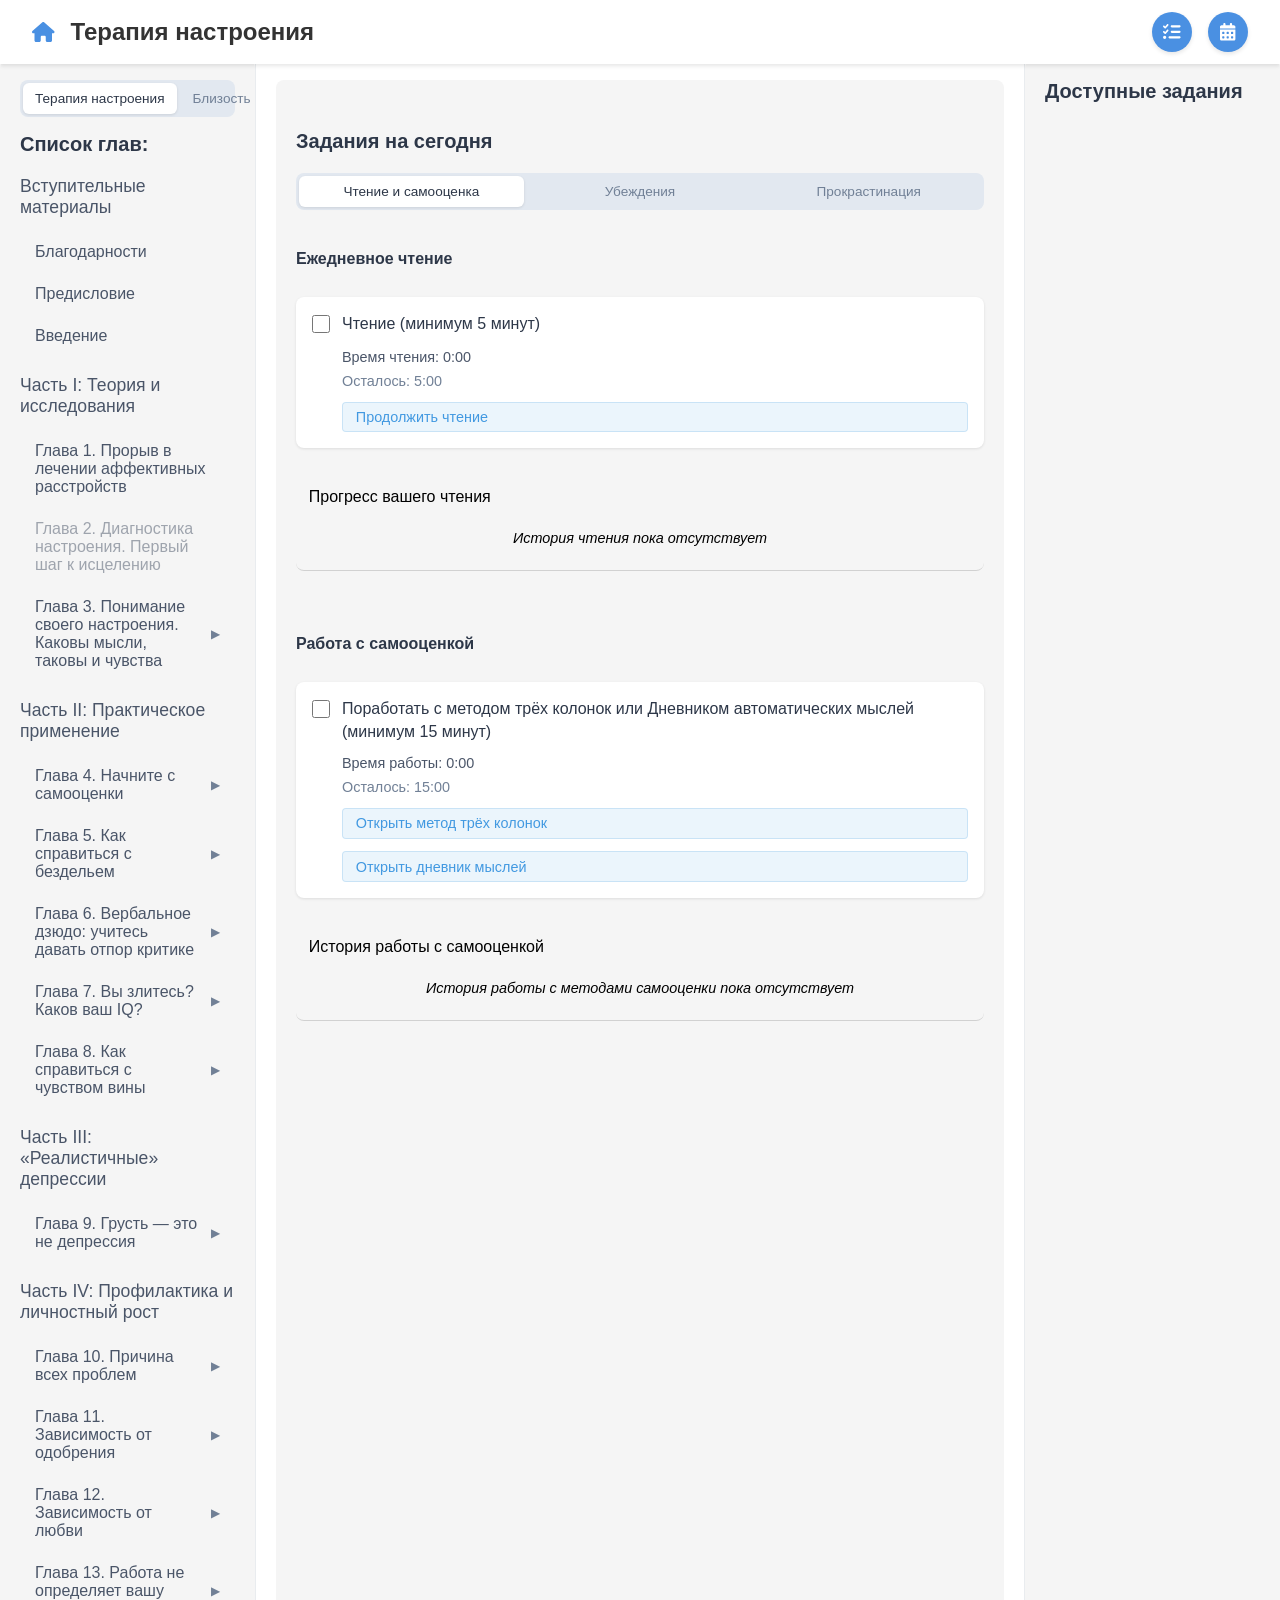
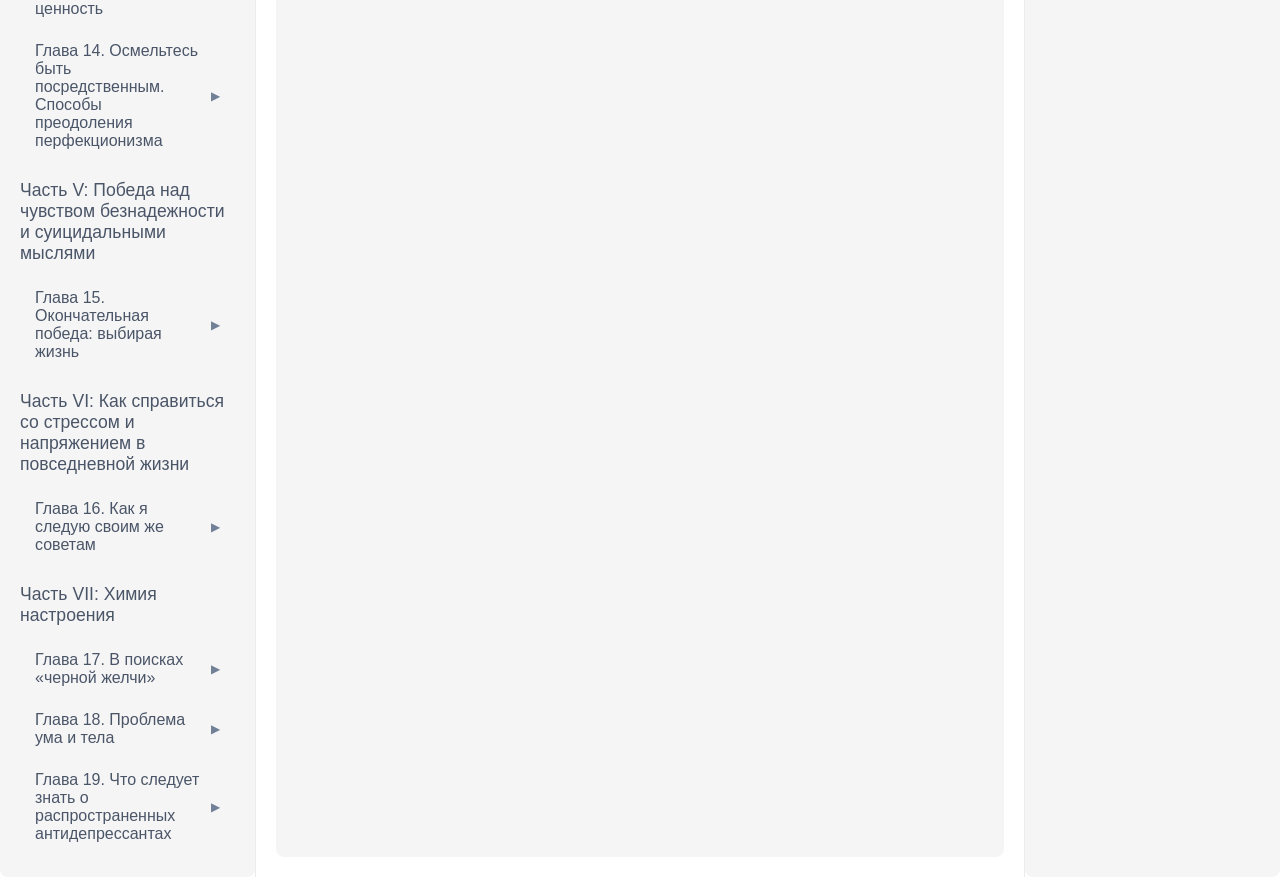
<file: index.html>
<!doctype html>
<html lang="ru">
  <head>
    <meta charset="UTF-8" />
    <link rel="icon" type="image/svg+xml" href="/vite.svg" />
    <meta name="viewport" content="width=device-width, initial-scale=1.0" />
    <title>Psy self help</title>
    <script type="module" crossorigin src="/assets/index-Bx56bAwK.js"></script>
    <link rel="modulepreload" crossorigin href="/assets/vendor-_uqhELNW.js">
    <link rel="modulepreload" crossorigin href="/assets/redux-9k_vKbel.js">
    <link rel="modulepreload" crossorigin href="/assets/recharts-D28ChGuw.js">
    <link rel="modulepreload" crossorigin href="/assets/icons-9yRONMi-.js">
    <link rel="stylesheet" crossorigin href="/assets/index-DymvZqr1.css">
  </head>
  <body>
    <div id="root"></div>
  </body>
</html>
</file>
<file: assets/index-DymvZqr1.css>
*{margin:0;padding:0;box-sizing:border-box}html,body{height:100%;width:100%}body{font-family:-apple-system,BlinkMacSystemFont,Segoe UI,Roboto,Oxygen,Ubuntu,Cantarell,Fira Sans,Droid Sans,Helvetica Neue,sans-serif;-webkit-font-smoothing:antialiased;-moz-osx-font-smoothing:grayscale}#root{height:100%;width:100%}button{border:none;background:none;cursor:pointer;font-family:-apple-system,BlinkMacSystemFont,Segoe UI,Roboto,Oxygen,Ubuntu,Cantarell,Fira Sans,Droid Sans,Helvetica Neue,sans-serif}ul,ol{list-style:none}a{text-decoration:none;color:inherit}._appLayout_hpz85_1{display:grid;grid-template-columns:20% 60% 20%;grid-template-rows:60px 1fr;grid-template-areas:"header header header" "chapters content activities"}._header_hpz85_10{grid-area:header;background-color:#f8f9fa;border-bottom:1px solid #e9ecef;padding:0 20px;display:flex;align-items:center;justify-content:space-between}._chaptersPanel_hpz85_20{grid-area:chapters;border-right:1px solid #e9ecef;background-color:#fff}._mainContent_hpz85_26{grid-area:content;padding:20px;background-color:#fff}._activitiesPanel_hpz85_32{grid-area:activities;border-left:1px solid #e9ecef;background-color:#fff;overflow-y:auto}._header_8h4zo_1{width:100%;background-color:#fff;box-shadow:0 2px 4px #0000001a;position:fixed;top:0;left:0;right:0;z-index:10}._headerContent_8h4zo_12{max-width:1400px;margin:0 auto;padding:.75rem 2rem;display:flex;justify-content:space-between;align-items:center}._titleContainer_8h4zo_21{display:flex;align-items:center;gap:.75rem;cursor:pointer}._homeIcon_8h4zo_28{font-size:1.25rem;color:#4a90e2;margin-right:.25rem;transition:color .2s,transform .2s}._homeIcon_8h4zo_28:hover{color:#357abd;transform:scale(1.1)}._title_8h4zo_21{margin:0;font-size:1.5rem;color:#333;transition:color .2s;white-space:nowrap}._titleContainer_8h4zo_21:hover ._title_8h4zo_21{color:#4a90e2}._timerPlaceholder_8h4zo_52{min-width:150px;text-align:center}._headerTimer_8h4zo_57{background:#fff;padding:.5rem 1rem;border-radius:8px;box-shadow:0 2px 4px #0000001a;font-size:1rem;color:#4a5568;font-weight:500;border:1px solid #e2e8f0;display:flex;align-items:center;justify-content:center;min-width:150px}._buttonGroup_8h4zo_72{display:flex;gap:1rem}._iconButton_8h4zo_77{width:2.5rem;height:2.5rem;display:flex;align-items:center;justify-content:center;border:none;border-radius:50%;background-color:#4a90e2;color:#fff;cursor:pointer;transition:all .2s ease;box-shadow:0 2px 4px #0000001a}._iconButton_8h4zo_77:hover{background-color:#357abd;transform:translateY(-2px);box-shadow:0 4px 8px #00000026}._iconButton_8h4zo_77:active{transform:translateY(0);box-shadow:0 2px 4px #0000001a}._buttonIcon_8h4zo_103{font-size:1.1rem}@media (max-width: 768px){._headerContent_8h4zo_12{padding:.75rem 1rem}._title_8h4zo_21{font-size:1.2rem}._iconButton_8h4zo_77{width:2.2rem;height:2.2rem}._buttonIcon_8h4zo_103{font-size:1rem}._timerPlaceholder_8h4zo_52{min-width:100px}._headerTimer_8h4zo_57{min-width:100px;padding:.4rem .8rem;font-size:.9rem}}._sidebar_1kkit_1{max-width:300px;padding:20px;background-color:#f5f5f5;border-radius:8px}._bookTabs_1kkit_11{display:flex;gap:4px;margin-bottom:16px;background-color:#e2e8f0;border-radius:8px;padding:3px}._bookTab_1kkit_11{flex:1;padding:8px 12px;border:none;border-radius:6px;background:transparent;color:#718096;font-size:.85rem;font-weight:500;cursor:pointer;transition:all .2s ease;white-space:nowrap}._bookTab_1kkit_11:hover{color:#4a5568}._bookTabActive_1kkit_38{background-color:#fff;color:#2d3748;box-shadow:0 1px 3px #0000001a}._sidebar_1kkit_1 h3{color:#2d3748;font-size:1.25rem;margin-bottom:20px;font-weight:600}._sidebar_1kkit_1 h4{color:#4a5568;font-size:1.1rem;margin:20px 0 15px;font-weight:500}._chapterItem_1kkit_58{cursor:pointer;padding:10px 15px;margin:4px 0;border-radius:6px;transition:all .2s ease;color:#4a5568;font-size:1rem;font-weight:400}._chapterItem_1kkit_58:hover{background-color:#edf2f7;color:#2d3748}._chapterItem_1kkit_58._active_1kkit_74{background-color:#e2e8f0;color:#2c5282;font-weight:500;box-shadow:inset 0 2px 4px #0000000d}._chapterTitle_1kkit_81{padding:10px 15px;margin:4px 0;font-weight:500;color:#4a5568;border-radius:6px;transition:all .2s ease;font-size:1rem}._accordion_1kkit_91{display:flex;justify-content:space-between;align-items:center;cursor:pointer;transition:all .2s ease;border-radius:6px}._accordion_1kkit_91:hover{background-color:#edf2f7;color:#2d3748}._accordion_1kkit_91._active_1kkit_74{background-color:#e2e8f0;color:#2c5282;font-weight:500;box-shadow:inset 0 2px 4px #0000000d}._arrow_1kkit_112{font-size:12px;margin-left:8px;transition:transform .2s;color:#718096}._completedArrow_1kkit_119{color:#4caf50;font-weight:700}._expanded_1kkit_124 ._arrow_1kkit_112{transform:rotate(0)}._disabled_1kkit_128{opacity:.5;cursor:not-allowed}._disabled_1kkit_128:hover{background-color:transparent}._completed_1kkit_119{position:relative;color:#4caf50}._subSections_1kkit_142{list-style:none;margin-left:20px;padding-left:0;overflow:hidden;animation:_slideDown_1kkit_1 .2s ease-out}@keyframes _slideDown_1kkit_1{0%{opacity:0;transform:translateY(-10px)}to{opacity:1;transform:translateY(0)}}._sectionItem_1kkit_161{cursor:pointer;padding:6px 24px 6px 15px;margin:2px 0;font-size:.95rem;color:#718096;border-radius:6px;transition:all .2s ease;position:relative;font-weight:400}._sectionItem_1kkit_161:hover{background-color:#edf2f7;color:#2d3748}._sectionItem_1kkit_161._active_1kkit_74{background-color:#e2e8f0;color:#2c5282;font-weight:500;box-shadow:inset 0 2px 4px #0000000d}._sectionItem_1kkit_161._disabled_1kkit_128{opacity:.5;cursor:not-allowed}._sectionItem_1kkit_161._disabled_1kkit_128:hover{background-color:transparent}._sectionItem_1kkit_161._completed_1kkit_119{color:#4caf50;font-weight:500}@media (max-width: 768px){._sidebar_1kkit_1{max-width:100%;height:calc(100vh - 60px);overflow-y:auto;padding:12px;margin:0;border-radius:0;background-color:#fff}._bookTabs_1kkit_11{margin-bottom:12px;position:sticky;top:0;z-index:10;background-color:#e2e8f0}._bookTab_1kkit_11{padding:10px 12px;font-size:.9rem}._sidebar_1kkit_1 h3{font-size:1.2rem;margin:8px 0 16px;padding:0 4px;color:#2d3748;font-weight:600}._sidebar_1kkit_1 h4{font-size:1rem;margin:16px 0 12px;padding:0 4px;color:#2d3748;font-weight:600}._chapterItem_1kkit_58{padding:14px 16px;margin:4px 0;border-radius:8px;background-color:#f7fafc;border:1px solid #edf2f7;font-size:.95rem;display:flex;align-items:center;justify-content:space-between}._chapterItem_1kkit_58:after{content:"›";font-size:1.2rem;color:#a0aec0;margin-left:8px}._chapterTitle_1kkit_81{padding:14px 16px;margin:4px 0;border-radius:8px;background-color:#f7fafc;border:1px solid #edf2f7;font-size:.95rem}._accordion_1kkit_91{padding:14px 16px;display:flex;align-items:center;justify-content:space-between}._arrow_1kkit_112{font-size:1.2rem;color:#a0aec0}._completedArrow_1kkit_119{color:#4caf50;font-weight:700}._subSections_1kkit_142{margin-left:12px;margin-top:4px}._sectionItem_1kkit_161{padding:14px 16px;margin:4px 0;font-size:.95rem;background-color:#f7fafc;border:1px solid #edf2f7;border-radius:8px;display:flex;align-items:center;justify-content:space-between}._sectionItem_1kkit_161:after{content:"›";font-size:1.2rem;color:#a0aec0;margin-left:8px}._chapterItem_1kkit_58:active,._sectionItem_1kkit_161:active,._accordion_1kkit_91:active{background-color:#edf2f7;transform:scale(.98);animation:_buttonPress_1kkit_1 .15s ease-out forwards}._chapterItem_1kkit_58._active_1kkit_74,._sectionItem_1kkit_161._active_1kkit_74,._accordion_1kkit_91._active_1kkit_74{background-color:#e6ffed;border-color:#9ae6b4;color:#2f855a}._chapterItem_1kkit_58._active_1kkit_74:after,._sectionItem_1kkit_161._active_1kkit_74:after,._accordion_1kkit_91._active_1kkit_74 ._arrow_1kkit_112{color:#68d391}._completed_1kkit_119:after{content:""}._disabled_1kkit_128{opacity:.6}._sidebar_1kkit_1::-webkit-scrollbar{width:6px}._sidebar_1kkit_1::-webkit-scrollbar-track{background:transparent}._sidebar_1kkit_1::-webkit-scrollbar-thumb{background-color:#0000001a;border-radius:3px}@keyframes _buttonPress_1kkit_1{0%{transform:scale(1)}to{transform:scale(.98)}}._subSections_1kkit_142{animation:_slideDown_1kkit_1 .15s ease-out}}._mainContent_la8qa_1{padding:20px;flex-grow:1;overflow-y:auto}._welcome_la8qa_7{padding:20px;text-align:center;color:#4a5568}._welcome_la8qa_7 h2{margin-bottom:16px;color:#2d3748}._mobileBackButton_la8qa_18{display:none}@media (max-width: 768px){._mobileBackButton_la8qa_18{display:inline-flex;align-items:center;gap:8px;padding:8px 16px;background:#fff;border:1px solid #e2e8f0;border-radius:8px;color:#4a5568;font-size:1rem;font-weight:500;cursor:pointer;box-shadow:0 2px 4px #0000001a;position:fixed;top:12px;left:12px;z-index:100;transition:background-color .2s ease}._mobileBackButton_la8qa_18:hover{background-color:#f8f9fa}._mobileBackButton_la8qa_18 svg{width:16px;height:16px}}._nextButton_la8qa_53{margin-top:20px;padding:10px 20px;background-color:#06c;color:#fff;border:none;border-radius:4px;cursor:pointer}._nextButton_la8qa_53:hover{background-color:#0052a3}._chapterContainer_1lk6b_1{padding:20px;max-width:800px;margin:0 auto;position:relative}._content_1lk6b_12{line-height:1.6;font-size:18px;margin-bottom:20px}._timer_1lk6b_18{position:fixed;top:20px;right:150px;background:#fff;padding:10px 15px;border-radius:8px;box-shadow:0 2px 4px #0000001a;font-size:1rem;color:#4a5568;font-weight:500;z-index:100;border:1px solid #e2e8f0}._nextButton_1lk6b_33{display:block;margin:20px auto;padding:10px 20px;background-color:#4caf50;color:#fff;border:none;border-radius:5px;cursor:pointer;font-size:16px;transition:background-color .3s}._nextButton_1lk6b_33:hover{background-color:#45a049}._activityButtonsContainer_1lk6b_50{display:flex;flex-wrap:wrap;justify-content:center;gap:10px;margin:20px 0}._activityButton_1lk6b_50{padding:10px 16px;background-color:#007bff;color:#fff;border:none;border-radius:5px;cursor:pointer;font-size:14px;transition:background-color .3s;display:flex;align-items:center;gap:5px}._activityButton_1lk6b_50:hover{background-color:#0056b3}._content_1lk6b_12 img{max-width:100%;height:auto;display:block;margin:1em auto;cursor:pointer;transition:transform .2s ease}._content_1lk6b_12 img:hover{transform:scale(1.02)}._modalBackdrop_1lk6b_89{position:fixed;top:0;left:0;right:0;bottom:0;background-color:#000c;display:flex;justify-content:center;align-items:center;z-index:1000}._modalContent_1lk6b_102{position:relative;max-width:90vw;max-height:90vh;background-color:transparent}._modalImage_1lk6b_109{max-width:100%;max-height:90vh;object-fit:contain;border-radius:4px}._loadingContainer_1lk6b_116{display:flex;justify-content:center;align-items:center;min-height:200px;background-color:#f9f9f9;border-radius:8px;padding:20px;text-align:center;margin:40px 0;box-shadow:0 1px 3px #0000001a}._loadingContainer_1lk6b_116 p{font-size:18px;color:#666;margin:0}._modalClose_1lk6b_135{position:absolute;top:-40px;right:-40px;width:36px;height:36px;border-radius:50%;background-color:#fff3;border:none;color:#fff;font-size:24px;cursor:pointer;display:flex;align-items:center;justify-content:center;transition:background-color .2s ease}._modalClose_1lk6b_135:hover{background-color:#ffffff4d}@media (max-width: 768px){._chapterContainer_1lk6b_1{padding:12px;margin:0;width:100%;box-sizing:border-box}._chapterContent_1lk6b_8{margin-top:20px}._content_1lk6b_12{font-size:16px;line-height:1.5;padding:0 8px;margin-bottom:50px}._timer_1lk6b_18{position:fixed;top:12px;right:12px;width:auto;background:#fff;margin:0;padding:8px 16px;border-radius:8px;box-shadow:0 2px 4px #0000001a;font-size:1rem;display:flex;justify-content:center;align-items:center;z-index:99}._activityButtonsContainer_1lk6b_50{display:flex;flex-direction:column;gap:10px;margin:20px 0 70px;padding:0 16px}._activityButton_1lk6b_50{width:100%;padding:12px 16px;font-size:16px;justify-content:center}._nextButton_1lk6b_33{position:fixed;bottom:50px;left:50%;transform:translate(-50%);width:calc(100% - 32px);max-width:400px;padding:14px 20px;font-size:16px;border-radius:8px;box-shadow:0 2px 8px #0003;z-index:100}._modalContent_1lk6b_102{width:100%;height:100%;display:flex;justify-content:center;align-items:center}._modalImage_1lk6b_109{max-width:100%;max-height:80vh;object-fit:contain}._modalClose_1lk6b_135{top:10px;right:10px;width:36px;height:36px;background-color:#00000080;z-index:1010}._content_1lk6b_12 p{margin:1em 0}._content_1lk6b_12 h1,._content_1lk6b_12 h2,._content_1lk6b_12 h3,._content_1lk6b_12 h4,._content_1lk6b_12 h5,._content_1lk6b_12 h6{margin:1.5em 0 .8em}._noteModalContent_1lk6b_253{width:85%;max-height:60vh;padding:20px 16px 16px;margin:0 auto;position:relative}._noteModalContent_1lk6b_253:before{display:block}._noteContent_1lk6b_265{font-size:14px;line-height:1.5}._noteLink_1lk6b_270{font-size:12px;padding:2px;touch-action:manipulation}._noteLinkText_1lk6b_276{width:20px;height:20px;line-height:20px;font-weight:700}}._chapterActions_1lk6b_284{display:flex;justify-content:flex-end;align-items:center;padding:10px}._chapterFavorite_1lk6b_291{font-size:1.2rem;background:none;padding:5px 10px;border-radius:4px;cursor:pointer;margin-left:auto}._noteModalContent_1lk6b_253{position:relative;max-width:90vw;max-height:90vh;background-color:#fff;padding:20px;border-radius:8px;overflow-y:auto;box-shadow:0 3px 10px #0003}._noteModalContent_1lk6b_253:before{content:"";position:absolute;top:8px;left:50%;transform:translate(-50%);width:40px;height:4px;background-color:#e0e0e0;border-radius:4px;display:none}._noteContent_1lk6b_265{font-size:16px;line-height:1.6;color:#333}._noteLink_1lk6b_270{color:#007bff;cursor:pointer;text-decoration:none;vertical-align:super;font-size:smaller;position:relative;display:inline-block}._noteLinkText_1lk6b_276{display:inline-block;background-color:#007bff1a;border-radius:50%;width:18px;height:18px;text-align:center;line-height:18px}._noteLink_1lk6b_270:hover{text-decoration:underline}._noteLink_1lk6b_270:hover ._noteLinkText_1lk6b_276{background-color:#007bff33}@media (max-width: 768px){._noteModalContent_1lk6b_253{width:85%;max-height:60vh;padding:20px 16px 16px;margin:0 auto}._noteModalContent_1lk6b_253:before{display:block}._noteContent_1lk6b_265{font-size:14px;line-height:1.5}}._favoriteButton_1vsbh_1{background:none;border:none;font-size:1.5rem;color:#ccc;cursor:pointer;transition:color .3s}._favoriteButton_1vsbh_1:hover,._favoriteButton_1vsbh_1._isFavorite_1vsbh_14{color:#fc0}._calendar_e3du7_1{padding:12px;background-color:#f5f5f5;border-radius:8px;width:100%;box-sizing:border-box;overflow:hidden}._calendar_e3du7_1 h2{color:#2d3748;font-size:1.25rem;margin-bottom:20px;font-weight:600}._emptyMessage_e3du7_17{text-align:center;color:#718096;padding:40px 0;font-size:1rem}._days_e3du7_24{display:grid;grid-template-columns:repeat(7,1fr);gap:4px;width:100%;box-sizing:border-box;padding:0 1px;grid-auto-rows:1fr}._weekDays_e3du7_34{display:grid;grid-template-columns:repeat(7,1fr);gap:4px;margin-bottom:4px;width:100%;box-sizing:border-box;padding:0 1px}._day_e3du7_24{background:#fff;border-radius:6px;padding:8px;aspect-ratio:1;cursor:default;transition:all .2s ease;border:1px solid #e2e8f0;display:flex;flex-direction:column;min-width:0;height:100%}._day_e3du7_24._hasContent_e3du7_58{cursor:pointer;background-color:#f0fff4;border-color:#9ae6b4}._day_e3du7_24._hasContent_e3du7_58:hover{box-shadow:0 2px 4px #48bb781a;transform:translateY(-1px);background-color:#e6ffed}._dayHeader_e3du7_70{display:flex;justify-content:space-between;align-items:center;padding-bottom:8px;border-bottom:1px solid #e2e8f0}._dayHeader_e3du7_70 h3{margin:0;color:#2d3748;font-size:.9rem;font-weight:500}._dayHeader_e3du7_70 span{color:#2f855a;font-size:.85rem;font-weight:500}._dayContent_e3du7_91{flex:1;display:flex;flex-direction:column;gap:4px}._indicator_e3du7_98{font-size:.85rem;color:#38a169}._details_e3du7_103{position:fixed;top:50%;left:50%;transform:translate(-50%,-50%);background:#fff;border-radius:8px;box-shadow:0 4px 20px #00000026;width:90%;max-width:600px;max-height:80vh;overflow-y:auto;z-index:1000;padding:24px}._detailsOverlay_e3du7_119{position:fixed;top:0;left:0;right:0;bottom:0;background:#00000080;z-index:999;-webkit-backdrop-filter:blur(2px);backdrop-filter:blur(2px)}._detailsHeader_e3du7_130{display:flex;justify-content:space-between;align-items:center;margin-bottom:20px;padding-bottom:10px;border-bottom:1px solid #e2e8f0;position:sticky;top:0;background:#fff;z-index:1}._details_e3du7_103 h5{color:#2d3748;font-size:.9rem;margin:0 0 8px;font-weight:500}._chapter_e3du7_150,._subChapter_e3du7_150,._test_e3du7_150{display:flex;justify-content:space-between;align-items:center;padding:4px 0;font-size:.85rem;color:#4a5568}._chapterGroup_e3du7_159{margin:8px 0;padding:8px;background-color:#f8fafc;border-radius:4px}._parentChapter_e3du7_166{color:#2d3748;font-weight:500;font-size:.85rem;margin-bottom:4px;padding-bottom:4px;border-bottom:1px solid #e2e8f0}._subChapter_e3du7_150{padding-left:8px;color:#718096}._monthHeader_e3du7_180{display:flex;justify-content:space-between;align-items:center;margin-bottom:16px}._monthHeader_e3du7_180 button{background:none;border:none;color:#4a5568;font-size:1.25rem;padding:8px 16px;cursor:pointer;border-radius:6px;transition:all .2s}._monthHeader_e3du7_180 button:hover{background-color:#e2e8f0;color:#2d3748}._monthTitle_e3du7_203{color:#2d3748;font-size:1.1rem;font-weight:500;margin:0}._weekDay_e3du7_34{text-align:center;color:#718096;font-size:.85rem;font-weight:500;padding:4px}._emptyDay_e3du7_218{background:transparent;border:none;pointer-events:none}._closeButton_e3du7_224{background:none;border:none;color:#4a5568;font-size:1.2rem;padding:8px;cursor:pointer;border-radius:4px}._closeButton_e3du7_224:hover{background-color:#f7fafc;color:#2d3748}._detailsSection_e3du7_239{margin-bottom:24px}._detailsSection_e3du7_239 h4{color:#2d3748;font-size:1.1rem;margin:0 0 12px;font-weight:500}._exercise_e3du7_250{padding:8px 0;border-bottom:1px solid #e2e8f0;color:#4a5568}@media (max-width: 768px){._calendar_e3du7_1{padding:8px 2px;margin:0;width:100%;border-radius:0;background-color:#fff}._days_e3du7_24{gap:1px;padding:0 1px;grid-auto-rows:minmax(60px,auto)}._weekDays_e3du7_34{gap:1px;padding:0 1px;margin-bottom:1px}._day_e3du7_24{padding:2px;border:1px solid #edf2f7;background-color:#f8fafc;height:100%;min-height:unset;aspect-ratio:unset}._dayHeader_e3du7_70{margin-bottom:2px;padding-bottom:2px;border-bottom:1px solid #edf2f7;min-height:16px}._dayHeader_e3du7_70 h3{font-size:.7rem}._dayHeader_e3du7_70 span{font-size:.6rem}._dayContent_e3du7_91{display:flex;gap:2px;align-items:flex-start;min-height:30px}._indicator_e3du7_98{font-size:.8rem;min-height:20px;display:flex;align-items:center}._indicator_e3du7_98 span{display:flex;align-items:center;justify-content:center}._emptyDay_e3du7_218{border:1px solid #edf2f7;background-color:#f8fafc;height:100%;min-height:unset}._monthHeader_e3du7_180{padding:0 4px;margin-bottom:8px}._monthHeader_e3du7_180 button{padding:4px 8px}._weekDay_e3du7_34{font-size:.65rem;padding:1px}._emptyMessage_e3du7_17{padding:20px 0}._details_e3du7_103{position:fixed;top:0;left:0;right:0;bottom:0;transform:none;width:100%;max-width:100%;max-height:100%;border-radius:0;padding:16px}._detailsOverlay_e3du7_119{-webkit-backdrop-filter:none;backdrop-filter:none}._detailsHeader_e3du7_130{padding:12px 0;margin-bottom:16px}._closeButton_e3du7_224{padding:12px}._detailsSection_e3du7_239{margin-bottom:16px}._detailsSection_e3du7_239 h4{font-size:1rem;margin-bottom:8px;display:flex;align-items:center;gap:8px}._detailsSection_e3du7_239 h4:before{font-size:1.2rem}._detailsSection_e3du7_239:nth-child(2) h4:before{content:"📖"}._detailsSection_e3du7_239:nth-child(3) h4:before{content:"✍️"}._detailsSection_e3du7_239:nth-child(4) h4:before{content:"🎯"}._chapter_e3du7_150,._subChapter_e3du7_150,._test_e3du7_150,._exercise_e3du7_250{padding:8px 0;font-size:.9rem;border-bottom:1px solid #f0f0f0}._chapterGroup_e3du7_159{margin:8px 0;padding:8px;background-color:#f8fafc;border-radius:8px}._parentChapter_e3du7_166{font-size:.9rem;margin-bottom:8px;color:#2d3748;font-weight:600}._day_e3du7_24._hasContent_e3du7_58{background-color:#f0fff4}._day_e3du7_24._hasContent_e3du7_58:active{background-color:#e6ffed;transform:scale(.98)}._day_e3du7_24._hasContent_e3du7_58:hover{transform:none;box-shadow:none}._indicator_e3du7_98{line-height:1.2}._indicator_e3du7_98+._indicator_e3du7_98{margin-top:2px}}._overlay_sy87i_1{position:fixed;top:0;left:0;right:0;bottom:0;background-color:#00000080;display:flex;justify-content:center;align-items:center;z-index:1000}._modal_sy87i_14{background:#fff;padding:20px;border-radius:8px;max-width:800px;width:90%;max-height:90vh;overflow-y:auto}._header_sy87i_24{display:flex;justify-content:space-between;align-items:center;margin-bottom:20px}._closeButton_sy87i_31{background:none;border:none;font-size:24px;cursor:pointer;padding:0 8px}._content_sy87i_39{display:flex;flex-direction:column;gap:20px}._summary_sy87i_45{display:flex;gap:20px;flex-wrap:wrap;margin-bottom:20px}._stat_sy87i_52{display:flex;flex-direction:column;align-items:center;padding:10px 20px;background-color:#f5f5f5;border-radius:4px}._tabsContainer_sy87i_62{display:flex;gap:10px;border-bottom:1px solid #e2e8f0;margin-bottom:20px}._tabButton_sy87i_69{padding:12px 20px;background:none;border:none;border-bottom:3px solid transparent;font-size:1rem;font-weight:500;color:#64748b;cursor:pointer;transition:all .2s ease}._tabButton_sy87i_69:hover{color:#4299e1}._activeTab_sy87i_85{color:#4299e1;border-bottom-color:#4299e1}._tabContent_sy87i_90{min-height:200px}._emptyState_sy87i_94{padding:40px 20px;text-align:center;color:#64748b;background-color:#f8fafc;border-radius:8px;font-size:1rem}._section_sy87i_103{margin-bottom:10px;border-radius:8px;overflow:hidden;border:1px solid #e2e8f0}._sectionHeader_sy87i_110{padding:15px;background-color:#f8fafc;cursor:pointer;display:flex;justify-content:space-between;align-items:center;-webkit-user-select:none;user-select:none;transition:background-color .2s ease}._sectionHeader_sy87i_110:hover{background-color:#f1f5f9}._sectionHeader_sy87i_110 h3{margin:0;padding:0;border:none;color:#333}._sectionContent_sy87i_132{padding:15px;background-color:#fff;display:none;border-top:1px solid #e2e8f0}._sectionContent_sy87i_132._expanded_sy87i_139{display:block;animation:_slideDown_sy87i_1 .3s ease-out}._chapter_sy87i_144,._test_sy87i_144{display:flex;justify-content:space-between;padding:8px;border-bottom:1px solid #eee;align-items:center;flex-direction:column;align-items:flex-start}._chapterInfo_sy87i_154{flex:1;display:flex;justify-content:space-between}._chapterActions_sy87i_160{margin-left:10px;display:flex;gap:5px}._chapterButton_sy87i_166{background-color:#4299e1;color:#fff;border:none;border-radius:50%;width:30px;height:30px;display:flex;align-items:center;justify-content:center;cursor:pointer;transition:background-color .2s ease}._chapterButton_sy87i_166:hover{background-color:#3182ce}._bookTitle_sy87i_184{margin:16px 0 8px;padding:6px 10px;font-size:1rem;font-weight:600;color:#1e293b;border-bottom:2px solid #4299e1}._bookTitle_sy87i_184:first-child{margin-top:0}._chapterGroup_sy87i_197{margin:10px 0}._parentChapter_sy87i_201{font-weight:700;margin-bottom:5px;display:flex;justify-content:space-between;align-items:center;padding:8px;background-color:#f8fafc;border-radius:4px}._subChapter_sy87i_212{display:flex;justify-content:space-between;padding:8px 8px 8px 20px;border-bottom:1px solid #eee;align-items:center}._exerciseSection_sy87i_220{margin-bottom:10px;border-radius:8px;overflow:hidden;border:1px solid #e2e8f0}._exerciseHeader_sy87i_227{padding:15px;background-color:#f8fafc;cursor:pointer;display:flex;justify-content:space-between;align-items:center;-webkit-user-select:none;user-select:none;transition:background-color .2s ease}._exerciseHeader_sy87i_227:hover{background-color:#f1f5f9}._exerciseHeader_sy87i_227 h4{margin:0;color:#333}._exerciseActions_sy87i_247{display:flex;align-items:center;gap:10px}._exerciseContent_sy87i_253{padding:20px;background-color:#fff;display:none;border-top:1px solid #e2e8f0}._exerciseContent_sy87i_253._expanded_sy87i_139{display:block;animation:_slideDown_sy87i_1 .3s ease-out}@keyframes _slideDown_sy87i_1{0%{opacity:0;transform:translateY(-10px)}to{opacity:1;transform:translateY(0)}}._arrow_sy87i_276{font-size:12px;color:#64748b;transition:transform .3s ease}._arrow_sy87i_276._expanded_sy87i_139{transform:rotate(180deg)}._recordsList_sy87i_286{display:flex;flex-direction:column;gap:15px}._record_sy87i_286{background-color:#fff;padding:15px;border-radius:6px;box-shadow:0 1px 3px #0000001a}._recordTime_sy87i_299{color:#666;font-size:.9em;margin-bottom:10px}._recordContent_sy87i_305{display:flex;flex-direction:column;gap:15px}._column_sy87i_311{display:flex;flex-direction:column;gap:5px}._column_sy87i_311 strong{color:#444;font-size:.9em}._column_sy87i_311 p{margin:0;white-space:pre-wrap;color:#333}._column_sy87i_311 ul{list-style:none;padding:0;margin:0}._column_sy87i_311 li{color:#4a5568;margin-bottom:4px}._thought_sy87i_339{background-color:#f7fafc;padding:12px;border-radius:4px;margin-bottom:12px}._thought_sy87i_339:last-child{margin-bottom:0}._thought_sy87i_339 p{margin:0 0 8px;color:#4a5568}._thought_sy87i_339 p:last-child{margin-bottom:0}._thought_sy87i_339 strong{color:#2d3748;font-size:.9em}._scheduleTable_sy87i_364{width:100%;border:1px solid #eee;border-radius:4px;overflow:hidden}._scheduleHeaders_sy87i_371{display:grid;grid-template-columns:100px 1fr 1fr;background-color:#f5f5f5;border-bottom:1px solid #eee}._timeHeader_sy87i_378,._columnHeader_sy87i_378{padding:10px;font-weight:700;text-align:center}._scheduleRow_sy87i_384{display:grid;grid-template-columns:100px 1fr 1fr;border-bottom:1px solid #eee}._scheduleRow_sy87i_384:last-child{border-bottom:none}._timeCell_sy87i_394{padding:10px;background-color:#f9f9f9;border-right:1px solid #eee;font-weight:500}._activityCell_sy87i_401{padding:10px;border-right:1px solid #eee}._activityCell_sy87i_401:last-child{border-right:none}._activity_sy87i_401{display:flex;flex-direction:column;gap:5px}._activity_sy87i_401 p{margin:0;color:#333}._ratings_sy87i_421{display:flex;gap:10px}._rating_sy87i_421{font-size:.9em;color:#666;display:flex;align-items:center;gap:4px}._tasksList_sy87i_434{display:flex;flex-direction:column;gap:16px;margin-top:12px}._task_sy87i_434{background-color:#f8fafc;border:1px solid #e2e8f0;border-radius:8px;padding:16px}._taskContent_sy87i_448{display:flex;flex-direction:column;gap:12px}._taskText_sy87i_454{font-size:1rem;color:#1e293b;margin:0}._taskRatings_sy87i_460{display:grid;grid-template-columns:repeat(auto-fit,minmax(200px,1fr));gap:8px;color:#64748b;font-size:.9rem}._taskRatings_sy87i_460 strong{color:#475569}._activityList_sy87i_472{display:flex;flex-direction:column;gap:16px}._activity_sy87i_401{background-color:#fff;padding:16px;border-radius:6px;box-shadow:0 1px 3px #0000001a}._activityContent_sy87i_485{display:flex;flex-direction:column;gap:12px}._activityTime_sy87i_491{color:#64748b;font-size:.9em}._activityDetails_sy87i_496{display:flex;flex-direction:column;gap:8px}._activityDetails_sy87i_496 p{margin:0;color:#1e293b}._activityDetails_sy87i_496 strong{color:#475569;margin-right:8px}._activityRatings_sy87i_512{display:flex;flex-direction:column;gap:4px;margin-top:8px}._activityRatings_sy87i_512 div{display:flex;gap:8px;align-items:center}._activityRatings_sy87i_512 strong{color:#475569;font-weight:500}._better_sy87i_530{color:#22c55e;font-weight:500}._worse_sy87i_535{color:#ef4444;font-weight:500}._same_sy87i_540{color:#eab308;font-weight:500}._pairsList_sy87i_545{display:flex;flex-direction:column;gap:1rem;margin-top:.5rem}._pair_sy87i_545{background-color:#f8f9fa;padding:1rem;border-radius:8px;box-shadow:0 1px 3px #0000001a}._pairTime_sy87i_559{color:#6c757d;font-size:.875rem;margin-bottom:.5rem}._pairContent_sy87i_565{display:flex;gap:1rem;align-items:flex-start}._butContent_sy87i_571,._noButContent_sy87i_572{flex:1;background-color:#fff;padding:.75rem;border-radius:6px;border:1px solid #dee2e6}._butContent_sy87i_571 strong,._noButContent_sy87i_572 strong{display:block;margin-bottom:.25rem;color:#495057}._butContent_sy87i_571 p,._noButContent_sy87i_572 p{margin:0;color:#212529}._pairsTable_sy87i_593{width:100%;border:1px solid #e2e8f0;border-radius:8px;overflow:hidden;margin-top:1rem}._butColumn_sy87i_640,._arrowColumn_sy87i_641,._noButColumn_sy87i_642{padding:12px 16px;border-right:1px solid #e2e8f0;display:flex;align-items:center}._butColumn_sy87i_640,._noButColumn_sy87i_642{line-height:1.5}._butColumn_sy87i_640 p,._noButColumn_sy87i_642 p{margin:0;white-space:pre-wrap;color:#1e293b}._noButColumn_sy87i_642{border-right:none}._statementsTable_sy87i_672{width:100%;border:1px solid #e2e8f0;border-radius:8px;overflow:hidden;margin-top:1rem}._tableHeader_sy87i_601{display:grid;grid-template-columns:1fr 40px 1fr;background-color:#f8fafc;border-bottom:1px solid #e2e8f0;font-weight:500;color:#475569}._tableHeader_sy87i_601>div{padding:12px 16px;border-right:1px solid #e2e8f0}._tableHeader_sy87i_601>div:last-child{border-right:none}._tableBody_sy87i_619{max-height:400px;overflow-y:auto}._tableRow_sy87i_624{display:grid;grid-template-columns:1fr 40px 1fr;border-bottom:1px solid #e2e8f0;background-color:#fff;transition:background-color .2s}._tableRow_sy87i_624:hover{background-color:#f8fafc}._tableRow_sy87i_624:last-child{border-bottom:none}._devaluingColumn_sy87i_719,._arrowColumn_sy87i_641,._supportingColumn_sy87i_721{padding:12px 16px;border-right:1px solid #e2e8f0;display:flex;align-items:center}._devaluingColumn_sy87i_719,._supportingColumn_sy87i_721{line-height:1.5}._devaluingColumn_sy87i_719 p,._supportingColumn_sy87i_721 p{margin:0;white-space:pre-wrap;color:#1e293b}._arrowColumn_sy87i_641{justify-content:center;color:#64748b;font-size:1.25rem;border-right:1px solid #e2e8f0}._supportingColumn_sy87i_721{border-right:none}._stepsList_sy87i_751{display:flex;flex-direction:column;gap:8px;margin-top:12px}._step_sy87i_751{background-color:#f8fafc;border:1px solid #e2e8f0;border-radius:6px;padding:8px 12px;display:flex;align-items:center}._step_sy87i_751._completed_sy87i_767{background-color:#f0fdf4;border-color:#86efac}._step_sy87i_751._restStep_sy87i_772{background-color:#f0f9ff;border-color:#bae6fd}._stepContent_sy87i_777{display:flex;justify-content:space-between;align-items:center;width:100%}._stepText_sy87i_784{color:#1e293b;font-size:.9rem}._stepDuration_sy87i_789{color:#64748b;font-size:.8rem;background-color:#f1f5f9;padding:2px 6px;border-radius:4px}._completionMessage_sy87i_797{margin-top:12px;padding:8px;background-color:#f0fdf4;border:1px solid #86efac;border-radius:4px;color:#166534;font-size:.9rem;text-align:center}._cantDoList_sy87i_808{display:flex;flex-direction:column;gap:12px;margin-top:10px}._cantDoItem_sy87i_815{background-color:#f8f9fa;border:1px solid #e9ecef;border-radius:6px;padding:12px}._cantDoHeader_sy87i_822{display:flex;justify-content:space-between;align-items:flex-start;margin-bottom:8px}._cantDoText_sy87i_829{font-size:16px;color:#333;flex:1}._cantDoTime_sy87i_835{color:#6c757d;font-size:14px;margin-left:12px}._cantDoMinimum_sy87i_841{display:flex;justify-content:space-between;align-items:center;font-size:14px;color:#666}._minimumDone_sy87i_849{color:#28a745;font-weight:500}@media (max-width: 768px){._modal_sy87i_14{padding:16px;width:100%;height:calc(100% - 60px);max-height:100vh;border-radius:0;margin-bottom:60px}._header_sy87i_24{margin-bottom:16px}._header_sy87i_24 h2{font-size:1.25rem}._summary_sy87i_45{gap:10px;justify-content:center;margin-bottom:16px}._stat_sy87i_52{padding:8px 12px;min-width:70px}._tabsContainer_sy87i_62{gap:0;margin-bottom:16px}._tabButton_sy87i_69{padding:10px 0;flex:1;font-size:.9rem;text-align:center}._chapter_sy87i_144,._test_sy87i_144{align-items:center;padding:10px}._chapterInfo_sy87i_154{flex:1;flex-direction:column;align-items:flex-start;gap:4px}._subChapter_sy87i_212{flex-direction:row;align-items:center;padding:10px 10px 10px 16px}._parentChapter_sy87i_201{padding:10px}._parentChapter_sy87i_201 ._chapterInfo_sy87i_154{flex-direction:row}._tableHeader_sy87i_601,._tableRow_sy87i_624{grid-template-columns:1fr 30px 1fr}._butColumn_sy87i_640,._arrowColumn_sy87i_641,._noButColumn_sy87i_642,._devaluingColumn_sy87i_719,._supportingColumn_sy87i_721{padding:8px 12px;font-size:.875rem}._scheduleHeaders_sy87i_371,._scheduleRow_sy87i_384{grid-template-columns:70px 1fr 1fr}._timeHeader_sy87i_378,._columnHeader_sy87i_378,._timeCell_sy87i_394,._activityCell_sy87i_401{padding:8px;font-size:.875rem}._exerciseHeader_sy87i_227{padding:12px}._exerciseHeader_sy87i_227 h4{font-size:.95rem}._exerciseActions_sy87i_247{gap:8px}}._exerciseTable_sy87i_962{width:100%;border-collapse:collapse;margin-top:10px}._exerciseTable_sy87i_962 th,._exerciseTable_sy87i_962 td{border:1px solid #e2e8f0;padding:8px 12px;text-align:left;vertical-align:top}._exerciseTable_sy87i_962 th{background:#f1f5f9;font-weight:500;text-align:center}._exerciseTable_sy87i_962 tbody tr:nth-child(odd){background-color:#f8fafc}._exerciseTable_sy87i_962 tbody tr:hover{background-color:#f1f5f9}._sectionTitle_sy87i_990{margin:0 0 12px;font-size:1.1rem;color:#1e293b}._test_sy87i_144{border-radius:8px;background-color:#f9f9f9;margin-bottom:12px;overflow:hidden;box-shadow:0 2px 4px #0000000f;transition:box-shadow .2s ease}._test_sy87i_144:hover{box-shadow:0 3px 6px #0000001a}._testHeader_sy87i_1010{display:flex;justify-content:space-between;align-items:center;padding:14px 16px;cursor:pointer;transition:background-color .2s;gap:12px;width:100%}._testHeader_sy87i_1010:hover{background-color:#f0f0f0}._testInfo_sy87i_1025{display:flex;flex-direction:column;gap:8px;flex:1}._testTitle_sy87i_1032{display:flex;justify-content:space-between;align-items:center}._testName_sy87i_1038{font-size:1rem;font-weight:500;color:#333}._testTime_sy87i_1044{font-size:.8rem;color:#666;margin-left:12px}._testScore_sy87i_1050{color:#3182ce;font-weight:500}._expandIconContainer_sy87i_1055{display:flex;align-items:center;margin-left:8px}._expandIcon_sy87i_1055{display:inline-block;transition:transform .2s;font-size:.8rem;color:#666}._testDetails_sy87i_1072{border-top:1px solid #eaeaea;display:block;width:100%;padding:16px;box-sizing:border-box;margin-top:0;background-color:#fff}._resultInterpretation_sy87i_1082{margin-top:0}._resultInterpretation_sy87i_1082 h5{margin:0 0 8px;font-weight:500;color:#4a5568;font-size:.95rem}._resultInterpretation_sy87i_1082 p{margin:0;color:#4a5568;line-height:1.6;font-size:.95rem}._testsList_sy87i_1100{display:flex;flex-direction:column;width:100%;gap:12px}._resultsContainer_sy87i_1108{display:flex;flex-direction:column;gap:12px;margin-top:10px}._categoryResult_sy87i_1115{border:1px solid #e2e8f0;border-radius:6px;padding:12px;background-color:#f8fafc}._strength_sy87i_1122{border-left:4px solid #22c55e}._weakness_sy87i_1126{border-left:4px solid #ef4444}._categoryHeader_sy87i_1130{display:flex;justify-content:space-between;align-items:center;margin-bottom:8px}._categoryHeader_sy87i_1130 strong{color:#1e293b;font-size:1rem}._score_sy87i_1142{font-weight:500;padding:2px 8px;border-radius:4px;background-color:#f1f5f9}._categoryDescription_sy87i_1149{color:#475569;margin:0;font-size:.95rem;line-height:1.5}._recordsList_1gj2g_1{margin-top:10px}._emptyMessage_1gj2g_5{padding:15px;text-align:center;color:#666;font-style:italic;background-color:#f5f5f5;border-radius:6px;margin-top:10px}._record_1gj2g_1{background-color:#f9f9f9;border-radius:6px;padding:10px;margin-bottom:10px;box-shadow:0 1px 3px #0000001a}._recordTime_1gj2g_23{font-size:.8rem;color:#666;text-align:right;margin-bottom:5px}._recordContent_1gj2g_30{display:flex;flex-direction:column;gap:8px}._column_1gj2g_36{margin-bottom:5px}._column_1gj2g_36 strong{display:block;margin-bottom:3px;font-size:.9rem;color:#444}._column_1gj2g_36 p{margin:0;font-size:.95rem;line-height:1.4;white-space:pre-wrap;word-break:break-word}@media (max-width: 600px){._record_1gj2g_1{padding:8px}._column_1gj2g_36 strong{font-size:.85rem}._column_1gj2g_36 p{font-size:.9rem}}._container_1s9wd_1{margin:10px 0;padding:5px}._summary_1s9wd_6{margin-bottom:15px;font-size:.9rem;color:#555}._resultsContainer_1s9wd_12{display:flex;flex-wrap:wrap;gap:10px}._categoryResult_1s9wd_18{flex:1 1 calc(50% - 10px);min-width:200px;padding:10px;background-color:#f9f9f9;border-radius:6px;margin-bottom:5px}._categoryResult_1s9wd_18._strength_1s9wd_27{border-left:4px solid #4caf50}._categoryResult_1s9wd_18._weakness_1s9wd_31{border-left:4px solid #e57373}._categoryHeader_1s9wd_35{display:flex;justify-content:space-between;align-items:center;margin-bottom:5px}._score_1s9wd_42{font-weight:700}._strength_1s9wd_27 ._score_1s9wd_42{color:#4caf50}._weakness_1s9wd_31 ._score_1s9wd_42{color:#e57373}._categoryDescription_1s9wd_54{font-size:.85rem;margin:5px 0 0;color:#555;line-height:1.4;max-height:200px;overflow-y:auto;padding-right:5px}@media (max-width: 600px){._categoryResult_1s9wd_18{flex:1 1 100%}}._container_eix1w_1{padding:20px;background-color:#f5f5f5;border-radius:8px;height:100%;box-sizing:border-box}._container_eix1w_1 h2{color:#2d3748;font-size:1.25rem;margin-bottom:20px;font-weight:600}._todayTasksTitle_eix1w_16{margin-top:30px}._tasksTabs_eix1w_21{display:flex;gap:4px;margin-bottom:16px;background-color:#e2e8f0;border-radius:8px;padding:3px}._tasksTab_eix1w_21{flex:1;padding:8px 12px;border:none;border-radius:6px;background:transparent;color:#718096;font-size:.85rem;font-weight:500;cursor:pointer;transition:all .2s ease;white-space:nowrap}._tasksTab_eix1w_21:hover{color:#4a5568}._tasksTabActive_eix1w_48{background-color:#fff;color:#2d3748;box-shadow:0 1px 3px #0000001a}@media (max-width: 768px){._tasksTabs_eix1w_21{gap:2px;padding:3px;margin-bottom:12px}._tasksTab_eix1w_21{padding:8px 6px;font-size:.78rem;white-space:normal;text-align:center;line-height:1.2}}._tasksList_eix1w_70{display:flex;flex-direction:column;gap:16px}._task_eix1w_21{background:#fff;border-radius:8px;padding:16px;box-shadow:0 1px 3px #0000001a}._taskHeader_eix1w_83{display:flex;align-items:flex-start;gap:12px;margin-bottom:12px}._checkbox_eix1w_90{padding-top:2px}._checkbox_eix1w_90 input[type=checkbox]{width:18px;height:18px;accent-color:#48bb78}._taskTitle_eix1w_100{color:#2d3748;font-size:1rem;font-weight:500;line-height:1.4;flex:1}._taskProgress_eix1w_108{display:flex;flex-direction:column;gap:8px;margin-left:30px}._timeSpent_eix1w_115{color:#4a5568;font-size:.9rem}._remainingTime_eix1w_120{color:#718096;font-size:.9rem}._openLink_eix1w_125{color:#4299e1;font-size:.9rem;cursor:pointer;transition:color .2s;display:inline-block;padding:.4rem .8rem;margin-top:.3rem;background-color:#4299e11a;border-radius:4px;border:1px solid rgba(66,153,225,.2);font-weight:500}._openLink_eix1w_125:hover{color:#2b6cb0;background-color:#4299e126;border-color:#4299e14d;box-shadow:0 1px 3px #0000001a}._openLink_eix1w_125:active{transform:translateY(1px);box-shadow:none}._methodLinks_eix1w_151{display:flex;flex-direction:column;gap:8px}._clickable_eix1w_157{cursor:pointer;transition:all .2s ease}._clickable_eix1w_157:hover{transform:translateY(-1px);box-shadow:0 2px 4px #0000001a}@media (max-width: 768px){._container_eix1w_1{padding:0;background-color:#fff;border-radius:0;overflow-y:auto}._container_eix1w_1 h2{font-size:1.2rem;margin:8px 0 16px;padding:0}._tasksList_eix1w_70{gap:12px}._task_eix1w_21{padding:16px;border:1px solid #edf2f7;box-shadow:none;background-color:#f7fafc}._taskHeader_eix1w_83{gap:12px;margin-bottom:12px}._checkbox_eix1w_90 input[type=checkbox]{width:20px;height:20px;border-radius:4px}._taskTitle_eix1w_100{font-size:.95rem;line-height:1.4}._taskProgress_eix1w_108{margin-left:32px;gap:10px}._timeSpent_eix1w_115,._remainingTime_eix1w_120{font-size:.9rem}._openLink_eix1w_125{font-size:.9rem;padding:8px 0;position:relative}._methodLinks_eix1w_151{gap:12px}._clickable_eix1w_157:active{background-color:#edf2f7;transform:scale(.98)}._container_eix1w_1::-webkit-scrollbar{width:4px}._container_eix1w_1::-webkit-scrollbar-track{background:transparent}._container_eix1w_1::-webkit-scrollbar-thumb{background-color:#0000001a;border-radius:2px}@keyframes _buttonPress_eix1w_1{0%{transform:scale(1)}to{transform:scale(.98)}}._task_eix1w_21._clickable_eix1w_157:active{animation:_buttonPress_eix1w_1 .1s ease-out forwards}}._favoritesTitle_eix1w_272{margin-bottom:30px;color:#2c3e50;font-size:1.5em}._favoritesList_eix1w_278{display:flex;flex-direction:column;gap:10px;margin-top:15px;margin-bottom:30px;border-bottom:1px solid #e0e0e0}._favoriteItem_eix1w_287{display:flex;align-items:center;padding:12px 15px;background-color:#f8f9fa;border-radius:8px;box-shadow:0 1px 3px #0000001a;transition:transform .2s,background-color .2s}._favoriteItem_eix1w_287:hover{background-color:#e9f7fe;transform:translate(5px)}._favoriteIcon_eix1w_302{color:#f1c40f;font-size:20px;margin-right:10px}._favoriteTitle_eix1w_308{color:#2c3e50;font-weight:500}@media (max-width: 768px){._favoritesTitle_eix1w_272{font-size:1.3em;margin-top:25px;padding-top:15px}._favoritesList_eix1w_278{gap:8px}._favoriteItem_eix1w_287{padding:10px 12px}._favoriteIcon_eix1w_302{font-size:18px}._favoriteTitle_eix1w_308{font-size:14px}}._chartsSection_eix1w_338{margin:20px 0}._chartTitle_eix1w_342{color:#2d3748;font-size:1.15rem;margin-bottom:15px;font-weight:500}@media (max-width: 768px){._chartsSection_eix1w_338{margin:15px 0}._chartTitle_eix1w_342{font-size:1rem;margin-bottom:10px}}._taskSectionTitle_eix1w_362{margin:1.5rem 0 .8rem;font-size:1rem;font-weight:600;color:#2d3748}._readingHistorySection_eix1w_371{margin:.5rem 0 1.5rem;padding:.5rem .8rem;background-color:var(--bg-light);border-radius:.5rem;border-bottom:1px solid rgba(0,0,0,.15)}._readingHistoryTitle_eix1w_379{margin:.5rem 0;font-size:1rem;font-weight:500;color:var(--text-color-secondary)}._readingHistoryContainer_eix1w_386{display:flex;flex-direction:column;gap:.8rem;padding:.5rem .2rem}._readingStats_eix1w_394{display:flex;justify-content:space-around;align-items:center;padding:.5rem 0;border-bottom:1px solid rgba(0,0,0,.05);margin-bottom:.5rem}._readingStatItem_eix1w_403{display:flex;flex-direction:column;align-items:center;gap:.3rem}._readingStatValue_eix1w_410{font-size:1.2rem;font-weight:600;color:var(--text-color-dark)}._readingStatLabel_eix1w_416{font-size:.7rem;color:var(--text-color-secondary)}._readingHistoryScroll_eix1w_422,._methodsHistoryScroll_eix1w_423,._methodsHistoryContainer_eix1w_424 ._methodsHistoryScroll_eix1w_423{display:flex;overflow-x:auto;padding:.7rem .3rem;scrollbar-width:thin;gap:.15rem;align-items:flex-start;-ms-overflow-style:none;scrollbar-width:none;max-width:100%;flex-wrap:nowrap}._readingHistoryScroll_eix1w_422::-webkit-scrollbar,._methodsHistoryScroll_eix1w_423::-webkit-scrollbar{display:none}@media (min-width: 769px){._readingHistoryScroll_eix1w_422,._methodsHistoryScroll_eix1w_423,._methodsHistoryContainer_eix1w_424 ._methodsHistoryScroll_eix1w_423{overflow-x:auto;flex-wrap:nowrap;justify-content:flex-start;scrollbar-width:thin;-ms-overflow-style:auto}._readingHistoryScroll_eix1w_422::-webkit-scrollbar,._methodsHistoryScroll_eix1w_423::-webkit-scrollbar{display:block;height:6px;background-color:transparent}._readingHistoryScroll_eix1w_422::-webkit-scrollbar-thumb,._methodsHistoryScroll_eix1w_423::-webkit-scrollbar-thumb{background-color:#0003;border-radius:10px}._readingHistoryScroll_eix1w_422::-webkit-scrollbar-track,._methodsHistoryScroll_eix1w_423::-webkit-scrollbar-track{background-color:#0000000d;border-radius:10px}._readingHistoryScroll_eix1w_422:hover::-webkit-scrollbar-thumb,._methodsHistoryScroll_eix1w_423:hover::-webkit-scrollbar-thumb{background-color:#0000004d}}@media (max-width: 768px){._readingHistoryScroll_eix1w_422,._methodsHistoryScroll_eix1w_423,._methodsHistoryContainer_eix1w_424 ._methodsHistoryScroll_eix1w_423{overflow-x:auto;flex-wrap:nowrap;padding:.5rem .2rem}._dayBlock_eix1w_490{min-width:2.5rem}._daySquare_eix1w_494{width:2.5rem;height:2.5rem}}._dayBlock_eix1w_490{display:flex;flex-direction:column;align-items:center;min-width:3.2rem;margin:0 .2rem}._daySquare_eix1w_494{width:3rem;height:3rem;border-radius:.4rem;margin-bottom:.3rem;border:1px solid rgba(0,0,0,.1);transition:all .25s ease;display:flex;flex-direction:column;align-items:center;justify-content:center;padding:.2rem;position:relative;overflow:hidden;box-shadow:0 1px 3px #0000000d;cursor:pointer}._daySquare_eix1w_494:hover{transform:scale(1.12) translateY(-2px);box-shadow:0 4px 8px #0000001f;z-index:2;border-color:#00000026}._daySquare_eix1w_494._expanded_eix1w_534{transform:scale(1.15) translateY(-3px);box-shadow:0 6px 12px #00000026;z-index:3;border-color:#2196f366}._monthLabel_eix1w_542{position:absolute;top:.15rem;left:.15rem;font-size:.6rem;color:#00000080;font-weight:500;text-transform:uppercase}._dayDate_eix1w_552{font-size:.7rem;color:var(--text-color-secondary);display:none}._dayTime_eix1w_565{font-size:.65rem;color:#0009;margin-top:.1rem}._today_eix1w_16{font-weight:700}._daySquare_eix1w_494._today_eix1w_16{border:2px solid rgba(33,150,243,.7);box-shadow:0 0 4px #2196f366}._readingGood_eix1w_582{background-color:#4caf502e;border:1px solid rgba(76,175,80,.3);color:#005a00cc}._readingLow_eix1w_588{background-color:#ffc1072e;border:1px solid rgba(255,193,7,.3);color:#645000cc}._readingNone_eix1w_594{background-color:#e0e0e080;border:1px solid rgba(0,0,0,.08);color:#0006}._readingNone_eix1w_594 ._dayNumber_eix1w_559{color:#0006}._readingHistoryLegend_eix1w_613{display:flex;justify-content:center;gap:1rem;margin-top:.2rem;padding-top:.5rem;border-top:1px solid rgba(0,0,0,.05)}._legendItem_eix1w_622{display:flex;align-items:center;gap:.3rem;font-size:.8rem;color:var(--text-color-secondary)}._legendSquare_eix1w_630{width:.8rem;height:.8rem;border-radius:.15rem}._noReadingHistory_eix1w_636{text-align:center;padding:1rem;color:var(--text-color-secondary);font-style:italic;font-size:.9rem}._methodsHistorySection_eix1w_645{margin:.5rem 0 1.5rem;padding:.5rem .8rem;background-color:var(--bg-light);border-radius:.5rem;border-bottom:1px solid rgba(0,0,0,.15)}._methodsHistoryTitle_eix1w_653{margin:.5rem 0;font-size:1rem;font-weight:500;color:var(--text-color-secondary)}._methodsHistoryContainer_eix1w_424{display:flex;flex-direction:column;gap:.8rem;padding:.5rem .2rem}._methodsStats_eix1w_667{display:flex;justify-content:space-around;align-items:center;padding:.5rem 0;border-bottom:1px solid rgba(0,0,0,.05);margin-bottom:.5rem}._methodsStatItem_eix1w_676{display:flex;flex-direction:column;align-items:center;gap:.3rem}._methodsStatValue_eix1w_683{font-size:1.2rem;font-weight:600;color:var(--text-color-dark)}._methodsStatLabel_eix1w_689{font-size:.7rem;color:var(--text-color-secondary);text-align:center}._methodsGood_eix1w_696{background-color:#4caf502e;border:1px solid rgba(76,175,80,.3);color:#005a00cc}._methodsLow_eix1w_702{background-color:#ffc1072e;border:1px solid rgba(255,193,7,.3);color:#645000cc}._methodsNone_eix1w_708{background-color:#e0e0e080;border:1px solid rgba(0,0,0,.08);color:#0006}._methodsNone_eix1w_708 ._dayNumber_eix1w_559{color:#0006}._burnsScoreBadge_eix1w_719{position:absolute;bottom:.2rem;right:.2rem;background-color:#2196f3cc;color:#fff;font-size:.6rem;font-weight:700;width:1.2rem;height:1.2rem;display:flex;align-items:center;justify-content:center;border-radius:50%}._hasBurnsScore_eix1w_736{box-shadow:0 0 0 1px #2196f380}._noMethodsHistory_eix1w_740{text-align:center;padding:1rem;color:var(--text-color-secondary);font-style:italic;font-size:.9rem}._burnsResultContainer_eix1w_749{margin:.5rem 0;padding:.5rem;background-color:#00000008;border-radius:.5rem}._burnsScoreInfo_eix1w_756{display:flex;flex-wrap:wrap;gap:.4rem;margin-bottom:.2rem;align-items:center}._burnsScoreLabel_eix1w_764{font-size:.85rem;color:var(--text-color-secondary)}._burnsScoreValue_eix1w_769{font-size:.9rem;font-weight:600;color:var(--text-color-dark)}._burnsScoreDate_eix1w_775{font-size:.8rem;color:var(--text-color-secondary);margin-left:auto}._burnsLevelNone_eix1w_782{height:100%;background-color:#4caf50;transition:width .3s ease}._burnsLevelMinimal_eix1w_788{height:100%;background-color:#8bc34a;transition:width .3s ease}._burnsLevelModerate_eix1w_794{height:100%;background-color:#ffc107;transition:width .3s ease}._burnsLevelSevere_eix1w_800{height:100%;background-color:#ff9800;transition:width .3s ease}._burnsLevelExtreme_eix1w_806{height:100%;background-color:#f44336;transition:width .3s ease}@media (max-width: 768px){._methodsHistorySection_eix1w_645,._readingHistorySection_eix1w_371{margin:.5rem 0 1rem;padding:.5rem}._methodsStatValue_eix1w_683,._readingStatValue_eix1w_410{font-size:1rem}._methodsStatLabel_eix1w_689,._readingStatLabel_eix1w_416{font-size:.6rem}._burnsResultContainer_eix1w_749{padding:.4rem}._burnsScoreInfo_eix1w_756{flex-direction:column;align-items:flex-start;gap:.2rem}._burnsScoreDate_eix1w_775{margin-left:0;font-size:.7rem}}._displayModeControl_eix1w_847{margin:10px 0;display:flex;justify-content:flex-end}._modeCheckbox_eix1w_853{display:flex;align-items:center;font-size:14px;color:#555;cursor:pointer;-webkit-user-select:none;user-select:none;margin-right:10px}._modeCheckbox_eix1w_853 input{margin-right:5px}._modeCheckbox_eix1w_853 span{font-size:14px}._modeLegend_eix1w_872{background-color:#f9f9f9;border-radius:5px;padding:10px;margin-bottom:10px;font-size:13px;border:1px solid #eee}._legendItem_eix1w_622{display:flex;align-items:center;margin-bottom:5px}._legendItem_eix1w_622:last-child{margin-bottom:0}._legendItem_eix1w_622 span{margin-left:5px}._burnsScoreBadgeSmall_eix1w_895{display:inline-block;background-color:#3498db;color:#fff;border-radius:50%;width:20px;height:20px;text-align:center;line-height:20px;font-size:12px;font-weight:700}._sumSymbol_eix1w_908{display:inline-block;background-color:gold;color:#333;border-radius:5px;width:20px;height:20px;text-align:center;line-height:20px;font-size:14px;font-weight:700}._intervalTime_eix1w_922{background-color:gold;position:relative;border:1px solid #e5e5e5;flex-shrink:0;border-radius:5px;font-weight:700}._intervalTime_eix1w_922 ._dayNumber_eix1w_559{font-weight:700;font-size:14px}._intervalTime_eix1w_922 ._dayTime_eix1w_565{font-size:10px;display:block;text-align:center;margin-top:2px}@media (max-width: 768px){._displayModeControl_eix1w_847{margin:5px 0}._modeCheckbox_eix1w_853{font-size:12px}._modeLegend_eix1w_872{font-size:12px;padding:8px}._burnsScoreBadgeSmall_eix1w_895,._sumSymbol_eix1w_908{width:18px;height:18px;line-height:18px;font-size:11px}}._procrastinationHistorySection_eix1w_966{margin:.5rem 0 1.5rem;padding:.5rem .8rem;background-color:var(--bg-light);border-radius:.5rem;border-bottom:1px solid rgba(0,0,0,.15)}._procrastinationHistoryTitle_eix1w_974{margin:.5rem 0;font-size:1rem;font-weight:500;color:var(--text-color-secondary)}._procrastinationScoreBadge_eix1w_981{position:absolute;bottom:.2rem;right:.2rem;background-color:#805ad5cc;color:#fff;font-size:.6rem;font-weight:700;width:1.2rem;height:1.2rem;display:flex;align-items:center;justify-content:center;border-radius:50%}._historyContainer_eix1w_997{display:flex;flex-direction:column;gap:.8rem;padding:.5rem .2rem}._historyStats_eix1w_1004{display:flex;justify-content:space-around;align-items:center;padding:.5rem 0;border-bottom:1px solid rgba(0,0,0,.05);margin-bottom:.5rem}._statItem_eix1w_1013{display:flex;flex-direction:column;align-items:center;gap:.3rem}._statValue_eix1w_1020{font-size:1.2rem;font-weight:600;color:var(--text-color-dark)}._statLabel_eix1w_1026{font-size:.7rem;color:var(--text-color-secondary);text-align:center}._historyBar_eix1w_1032{display:flex;overflow-x:auto;padding:.7rem .3rem;scrollbar-width:thin;gap:.15rem;align-items:flex-start;-ms-overflow-style:none;scrollbar-width:none}._historyBar_eix1w_1032::-webkit-scrollbar{height:6px;background:transparent}._historyBar_eix1w_1032::-webkit-scrollbar-thumb{background-color:#00000026;border-radius:10px}._historyBar_eix1w_1032::-webkit-scrollbar-track{background:#00000008;border-radius:10px}._monthGroup_eix1w_1058{display:flex;flex-direction:column;min-width:auto;margin:0 .2rem}._monthName_eix1w_1065{font-size:.8rem;font-weight:500;color:var(--text-color-secondary);margin-bottom:.5rem}._days_eix1w_1072{display:flex;flex-wrap:wrap;gap:.15rem}._day_eix1w_490{width:3rem;height:3rem;border-radius:.4rem;margin-bottom:.3rem;border:1px solid rgba(0,0,0,.1);transition:all .25s ease;display:flex;flex-direction:column;align-items:center;justify-content:center;padding:.2rem;position:relative;overflow:hidden;box-shadow:0 1px 3px #0000000d;cursor:pointer}._day_eix1w_490:hover{transform:scale(1.12) translateY(-2px);box-shadow:0 4px 8px #0000001f;z-index:2;border-color:#00000026}._dayNumber_eix1w_559{font-size:.9rem;font-weight:600;color:#000000b3}._dayTooltip_eix1w_1109{position:absolute;bottom:120%;left:50%;transform:translate(-50%);background-color:#4a5568;color:#fff;padding:8px 12px;border-radius:6px;font-size:.8rem;white-space:nowrap;z-index:100;box-shadow:0 2px 10px #0003;min-width:120px}._dayEmpty_eix1w_1125{background-color:#e0e0e080;border:1px solid rgba(0,0,0,.08);color:#0006}._dayAverage_eix1w_1131{background-color:#ffc1072e;border:1px solid rgba(255,193,7,.3);color:#645000cc}._dayGood_eix1w_1137{background-color:#81e6d92e;border:1px solid rgba(129,230,217,.3);color:#005a5acc}._dayExcellent_eix1w_1143{background-color:#4caf502e;border:1px solid rgba(76,175,80,.3);color:#005a00cc}._testInterval_eix1w_1149{margin:0 5px;color:var(--text-color-secondary);font-size:.8rem;align-self:center}@media (max-width: 768px){._procrastinationHistorySection_eix1w_966{margin:.5rem 0 1rem;padding:.5rem}._historyStats_eix1w_1004{flex-wrap:nowrap}._statValue_eix1w_1020{font-size:1rem}._statLabel_eix1w_1026{font-size:.6rem}._monthName_eix1w_1065{font-size:.7rem}._day_eix1w_490{width:2.5rem;height:2.5rem}._dayNumber_eix1w_559{font-size:.8rem}}._moodTrendSection_eix1w_1189,._dasTrendSection_eix1w_1195{margin-top:2rem;margin-bottom:2rem}@media (max-width: 768px){._moodTrendSection_eix1w_1189,._dasTrendSection_eix1w_1195{margin-top:1.5rem;margin-bottom:1.5rem}}._container_1jhke_1{background:#fff;border-radius:16px;padding:2rem;box-shadow:0 2px 12px #00000014}._header_1jhke_8{margin-bottom:2rem;text-align:center}._title_1jhke_13{font-size:1.75rem;font-weight:700;color:#2c3e50;margin:0 0 .5rem}._subtitle_1jhke_20{font-size:1rem;color:#6c757d;margin:0}._statsContainer_1jhke_27{display:grid;grid-template-columns:repeat(auto-fit,minmax(140px,1fr));gap:1rem;margin-bottom:2rem}._statCard_1jhke_34{background:linear-gradient(135deg,#f8f9fa,#e9ecef);border-radius:12px;padding:1.25rem;text-align:center;transition:transform .2s}._statCard_1jhke_34:hover{transform:translateY(-2px)}._statValue_1jhke_46{font-size:2rem;font-weight:700;color:#667eea;margin-bottom:.5rem;line-height:1}._statLabel_1jhke_54{font-size:.875rem;color:#6c757d;font-weight:500}._trendMessage_1jhke_61{padding:1rem 1.5rem;border-radius:12px;text-align:center;font-weight:600;margin-bottom:2rem;background:#e7f3ff;color:#06c;border:2px solid #cce5ff}._trendMessage_1jhke_61._improving_1jhke_72{background:#d4edda;color:#155724;border-color:#c3e6cb}._trendMessage_1jhke_61._worsening_1jhke_78{background:#fff3cd;color:#856404;border-color:#ffeeba}._chartContainer_1jhke_85{margin:2rem 0;padding:1rem;background:#fafbfc;border-radius:12px}._tooltip_1jhke_93{background:#fff;border:2px solid #667eea;border-radius:8px;padding:1rem;box-shadow:0 4px 12px #00000026}._tooltipDate_1jhke_101{font-weight:600;color:#2c3e50;margin:0 0 .5rem;font-size:.9rem}._tooltipScore_1jhke_108{margin:.25rem 0;font-size:1rem;color:#495057}._tooltipInterpretation_1jhke_114{margin:.5rem 0;font-weight:600;font-size:.9rem}._tooltipTest_1jhke_120{margin:.5rem 0 0;font-size:.85rem;color:#6c757d}._legend_1jhke_127{margin-top:2rem;padding:1.5rem;background:#f8f9fa;border-radius:12px}._legend_1jhke_127 h4{margin:0 0 1rem;color:#2c3e50;font-size:1rem}._legendItems_1jhke_140{display:grid;grid-template-columns:repeat(auto-fit,minmax(200px,1fr));gap:.75rem}._legendItem_1jhke_140{display:flex;align-items:center;gap:.75rem;font-size:.875rem;color:#495057}._legendColor_1jhke_154{width:24px;height:24px;border-radius:4px;flex-shrink:0}._emptyState_1jhke_162{text-align:center;padding:4rem 2rem;background:#f8f9fa;border-radius:16px}._emptyIcon_1jhke_169{font-size:4rem;margin-bottom:1rem}._emptyState_1jhke_162 h3{color:#2c3e50;margin:0 0 .5rem;font-size:1.5rem}._emptyState_1jhke_162 p{color:#6c757d;margin:0;font-size:1rem}@media (max-width: 768px){._container_1jhke_1{padding:1.5rem}._title_1jhke_13{font-size:1.5rem}._subtitle_1jhke_20{font-size:.9rem}._statsContainer_1jhke_27{grid-template-columns:repeat(2,1fr);gap:.75rem}._statCard_1jhke_34{padding:1rem}._statValue_1jhke_46{font-size:1.5rem}._statLabel_1jhke_54{font-size:.8rem}._trendMessage_1jhke_61{padding:.875rem 1rem;font-size:.9rem}._chartContainer_1jhke_85{padding:.5rem;margin:1.5rem 0}._legend_1jhke_127{padding:1rem}._legendItems_1jhke_140{grid-template-columns:1fr;gap:.5rem}._legendItem_1jhke_140{font-size:.8rem}._legendColor_1jhke_154{width:20px;height:20px}}@media (max-width: 480px){._container_1jhke_1{padding:1rem}._statsContainer_1jhke_27{grid-template-columns:1fr}._emptyState_1jhke_162{padding:3rem 1rem}._emptyIcon_1jhke_169{font-size:3rem}}._container_f6883_1{background:#fff;border-radius:16px;padding:2rem;box-shadow:0 2px 12px #00000014}._header_f6883_8{margin-bottom:2rem;text-align:center}._title_f6883_13{font-size:1.75rem;font-weight:700;color:#2c3e50;margin:0 0 .5rem}._subtitle_f6883_20{font-size:1rem;color:#6c757d;margin:0}._viewTabs_f6883_27{display:flex;gap:4px;margin-bottom:1.5rem;background:#f1f3f5;border-radius:10px;padding:3px}._viewTab_f6883_27{flex:1;padding:8px 16px;border:none;background:transparent;color:#6c757d;font-size:.875rem;font-weight:500;cursor:pointer;border-radius:8px;transition:all .2s}._viewTab_f6883_27:hover{color:#4a5568}._viewTabActive_f6883_53{background-color:#fff;color:#2d3748;box-shadow:0 1px 3px #0000001a}._comparisonChart_f6883_60{margin:2rem 0;padding:1.5rem;background:#fafbfc;border-radius:12px}._comparisonHint_f6883_67{text-align:center;font-size:.8rem;color:#6c757d;margin-bottom:1rem}._comparisonLegend_f6883_74{display:flex;justify-content:center;gap:1.5rem;margin-top:1.25rem;font-size:.8rem;color:#6c757d}._comparisonLegendItem_f6883_83{display:flex;align-items:center;gap:.5rem}._comparisonLegendDot_f6883_89{width:12px;height:12px;border-radius:3px}._noComparisonData_f6883_95{text-align:center;padding:3rem 1rem;color:#6c757d;font-size:.95rem}@media (max-width: 768px){._viewTab_f6883_27{padding:8px;font-size:.8rem}}._statsContainer_f6883_110{display:grid;grid-template-columns:repeat(auto-fit,minmax(140px,1fr));gap:1rem;margin-bottom:2rem}._statCard_f6883_117{background:linear-gradient(135deg,#f8f9fa,#e9ecef);border-radius:12px;padding:1.25rem;text-align:center;transition:transform .2s}._statCard_f6883_117:hover{transform:translateY(-2px)}._statValue_f6883_129{font-size:2rem;font-weight:700;color:#667eea;margin-bottom:.5rem;line-height:1}._statLabel_f6883_137{font-size:.875rem;color:#6c757d;font-weight:500}._trendMessage_f6883_144{padding:1rem 1.5rem;border-radius:12px;text-align:center;font-weight:600;margin-bottom:2rem;background:#e7f3ff;color:#06c;border:2px solid #cce5ff}._trendMessage_f6883_144._improving_f6883_155{background:#d4edda;color:#155724;border-color:#c3e6cb}._trendMessage_f6883_144._worsening_f6883_161{background:#fff3cd;color:#856404;border-color:#ffeeba}._chartContainer_f6883_168{margin:2rem 0;padding:1rem;background:#fafbfc;border-radius:12px}._tooltip_f6883_176{background:#fff;border:2px solid #667eea;border-radius:8px;padding:1rem;box-shadow:0 4px 12px #00000026;max-width:280px}._tooltipDate_f6883_185{font-weight:600;color:#2c3e50;margin:0 0 .75rem;font-size:.9rem;border-bottom:1px solid #e9ecef;padding-bottom:.5rem}._tooltipCategories_f6883_194{display:flex;flex-direction:column;gap:.5rem}._tooltipCategory_f6883_200{display:flex;align-items:center;gap:.5rem;font-size:.85rem}._tooltipCategoryDot_f6883_207{width:10px;height:10px;border-radius:50%;flex-shrink:0}._tooltipCategoryName_f6883_214{color:#495057;flex:1}._tooltipCategoryScore_f6883_219{font-weight:700;font-size:.9rem}._legend_f6883_225{margin-top:2rem;padding:1.5rem;background:#f8f9fa;border-radius:12px}._legend_f6883_225 h4{margin:0 0 1rem;color:#2c3e50;font-size:1rem}._legendItems_f6883_238{display:grid;grid-template-columns:repeat(auto-fit,minmax(150px,1fr));gap:.75rem;margin-bottom:1.5rem}._legendItem_f6883_238{display:flex;align-items:center;gap:.75rem;font-size:.875rem;color:#495057}._legendColor_f6883_253{width:24px;height:24px;border-radius:4px;flex-shrink:0}._interpretationNote_f6883_260{margin-top:1rem;padding-top:1rem;border-top:1px solid #dee2e6}._interpretationNote_f6883_260 p{margin:.5rem 0;font-size:.875rem;color:#495057}._interpretationNote_f6883_260 strong{color:#2c3e50}._emptyState_f6883_277{text-align:center;padding:4rem 2rem;background:#f8f9fa;border-radius:16px}._emptyIcon_f6883_284{font-size:4rem;margin-bottom:1rem}._emptyState_f6883_277 h3{color:#2c3e50;margin:0 0 .5rem;font-size:1.5rem}._emptyState_f6883_277 p{color:#6c757d;margin:0;font-size:1rem}@media (max-width: 768px){._container_f6883_1{padding:1.5rem}._title_f6883_13{font-size:1.5rem}._subtitle_f6883_20{font-size:.9rem}._statsContainer_f6883_110{grid-template-columns:repeat(2,1fr);gap:.75rem}._statCard_f6883_117{padding:1rem}._statValue_f6883_129{font-size:1.5rem}._statLabel_f6883_137{font-size:.8rem}._trendMessage_f6883_144{padding:.875rem 1rem;font-size:.9rem}._chartContainer_f6883_168{padding:.5rem;margin:1.5rem 0}._legend_f6883_225{padding:1rem}._legendItems_f6883_238{grid-template-columns:repeat(2,1fr);gap:.5rem}._legendItem_f6883_238{font-size:.8rem}._legendColor_f6883_253{width:20px;height:20px}._interpretationNote_f6883_260{font-size:.8rem}._tooltipCategory_f6883_200{font-size:.75rem}}@media (max-width: 480px){._container_f6883_1{padding:1rem}._statsContainer_f6883_110,._legendItems_f6883_238{grid-template-columns:1fr}._emptyState_f6883_277{padding:3rem 1rem}._emptyIcon_f6883_284{font-size:3rem}}._universalTimer_10qh6_1{position:sticky;top:74px;background-color:#fff;padding:10px;font-size:14px;color:#666;text-align:right;border-bottom:1px solid #eee;z-index:10;box-shadow:0 2px 4px #0000000d;display:flex;justify-content:flex-end;align-items:center}._isPaused_10qh6_17{background-color:#fafafa;color:#999}._timerText_10qh6_22{margin-right:10px}._pauseButton_10qh6_26{background:none;border:none;cursor:pointer;color:#777;font-size:14px;padding:0 5px;transition:color .2s;display:flex;align-items:center;justify-content:center}._pauseButton_10qh6_26:hover{color:#333}._pauseButton_10qh6_26:focus{outline:none;color:#333}@media (max-width: 768px){._universalTimer_10qh6_1{position:fixed;top:12px;right:12px;background:#fff;padding:8px 16px;border-radius:8px;box-shadow:0 2px 4px #0000001a;font-size:1rem;color:#4a5568;font-weight:500;border:1px solid #e2e8f0;text-align:right;border-bottom:none}._isPaused_10qh6_17{background-color:#f8f9fa;border-color:#e9ecef}._timerText_10qh6_22{margin-right:6px;font-size:16px}._pauseButton_10qh6_26{font-size:16px;padding:0 3px}}._listOfCognitiveBiases_3p30c_2{padding:20px;max-width:1200px;margin:0 auto}._listOfCognitiveBiases_3p30c_2 h2{margin-bottom:24px;color:#2d3748}._titleContainer_3p30c_14{display:flex;align-items:center;justify-content:space-between;margin-bottom:30px}._actionButtons_3p30c_21{display:flex;gap:10px}._titleContainer_3p30c_14 h2{margin-bottom:0}._listOfCognitiveBiases_3p30c_2 ol{list-style-position:outside;padding-left:24px}._listOfCognitiveBiases_3p30c_2 li{margin-bottom:20px;padding-left:8px}._biasHeader_3p30c_40{cursor:pointer;padding:16px;background-color:#f7fafc;border-radius:12px;transition:all .2s;display:flex;justify-content:space-between;align-items:flex-start;border:1px solid #e2e8f0;margin:-4px 0}._headerContent_3p30c_53{flex:1;padding-right:16px}._biasHeader_3p30c_40:hover{background-color:#edf2f7;border-color:#cbd5e0}._biasHeader_3p30c_40 b{display:block;margin-bottom:8px;color:#2d3748;font-size:1.1rem}._biasHeader_3p30c_40 span{color:#4a5568;line-height:1.5}._arrow_3p30c_75{margin-left:10px;font-size:12px;transition:transform .2s ease;color:#718096;flex-shrink:0}._biasHeader_3p30c_40._open_3p30c_83{background-color:#edf2f7;border-radius:12px 12px 0 0;border-bottom-color:transparent}._biasHeader_3p30c_40._open_3p30c_83 ._arrow_3p30c_75{transform:rotate(180deg)}._biasDescription_3p30c_93{padding:20px;background-color:#fff;border-radius:0 0 12px 12px;box-shadow:0 2px 4px #0000000d;border:1px solid #e2e8f0;border-top:none;margin-bottom:8px}._biasDescription_3p30c_93 p{margin:0 0 16px;line-height:1.6;color:#4a5568}._biasDescription_3p30c_93 p:last-child{margin-bottom:0}@media (max-width: 768px){._titleContainer_3p30c_14{margin-bottom:20px}._listOfCognitiveBiases_3p30c_2{padding:0;margin-top:60px}._listOfCognitiveBiases_3p30c_2 h2{font-size:1.5rem;margin-bottom:0;margin-top:0;padding:0 4px}._listOfCognitiveBiases_3p30c_2 ol{padding-left:0}._listOfCognitiveBiases_3p30c_2 li{margin-bottom:16px;padding-left:4px}._biasHeader_3p30c_40{padding:12px;margin:-4px 0}._headerContent_3p30c_53{padding-right:12px}._biasHeader_3p30c_40 b{font-size:1rem;margin-bottom:6px}._biasHeader_3p30c_40 span{font-size:.95rem;display:-webkit-box;-webkit-box-orient:vertical;overflow:hidden;text-overflow:ellipsis}._arrow_3p30c_75{margin-top:4px}._biasDescription_3p30c_93{padding:16px;font-size:.95rem}._biasDescription_3p30c_93 p{margin-bottom:12px}}._chapterButton_1hl8x_1{background:none;border:none;font-size:1.2rem;color:#007bff;cursor:pointer;transition:color .3s}._chapterButton_1hl8x_1:hover{color:#0056b3}._testContainer_15gdh_1{max-width:800px;margin:0 auto;padding:20px}._testContainer_15gdh_1 h2{color:#2d3748;margin-bottom:24px;font-size:1.5rem}._titleContainer_15gdh_13{display:flex;align-items:center;justify-content:space-between;margin-bottom:30px}._actionButtons_15gdh_20{display:flex;gap:10px}._titleContainer_15gdh_13 h2{margin-bottom:0}._questionBlock_15gdh_29{margin-bottom:30px;padding:20px;border-radius:12px;background-color:#fff;border:1px solid #e2e8f0;box-shadow:0 1px 3px #0000001a}._questionNumber_15gdh_38{color:#718096;margin-bottom:12px;font-size:.95rem}._questionText_15gdh_44{font-size:1.1rem;margin-bottom:24px;line-height:1.5;color:#2d3748}._answersList_15gdh_51{display:flex;flex-direction:column;gap:12px;margin-bottom:24px}._answerOption_15gdh_58{display:flex;align-items:flex-start;gap:12px;cursor:pointer;padding:12px;border-radius:8px;border:1px solid #e2e8f0;transition:all .2s;background:#fff}._answerOption_15gdh_58:hover:not(._correct_15gdh_70):not(._incorrect_15gdh_70){background-color:#f7fafc;border-color:#cbd5e0}._answerOption_15gdh_58 input[type=checkbox]{width:20px;height:20px;margin-top:2px;flex-shrink:0}._answerOption_15gdh_58 span{font-size:1rem;line-height:1.5;color:#4a5568}._button_15gdh_88{width:100%;padding:16px;background-color:#4299e1;color:#fff;border:none;border-radius:8px;cursor:pointer;font-size:1rem;font-weight:500;transition:background-color .2s}._button_15gdh_88:disabled{background-color:#cbd5e0;cursor:not-allowed}._button_15gdh_88:hover:not(:disabled){background-color:#3182ce}._resultBlock_15gdh_110{margin-top:24px;padding:0;border-radius:8px}._correct_15gdh_70{color:#38a169;font-weight:500}._incorrect_15gdh_70{color:#ffae00;font-weight:500;margin-bottom:10px}._explanation_15gdh_127{margin-top:20px;padding:16px;background-color:#f7fafc;border-radius:8px;border:1px solid #e2e8f0}._explanation_15gdh_127 h3{color:#2d3748;margin-bottom:12px;font-size:1.1rem}._explanation_15gdh_127 p{color:#4a5568;line-height:1.6;font-size:1rem}._testResults_15gdh_147{text-align:center;margin-top:30px;padding:24px;background-color:#fff;border-radius:12px;border:1px solid #e2e8f0;box-shadow:0 1px 3px #0000001a}._testResults_15gdh_147 h3{color:#2d3748;margin-bottom:16px;font-size:1.25rem}._testResults_15gdh_147 p{color:#4a5568;font-size:1.1rem;margin-bottom:24px}._answerOption_15gdh_58._correct_15gdh_70{background-color:#f0fff4;border-color:#c6f6d5}._answerOption_15gdh_58._incorrect_15gdh_70{background-color:#fff5f5;border-color:#fed7d7}@media (max-width: 768px){._testContainer_15gdh_1{padding:0;margin-top:60px;margin-bottom:60px}._testContainer_15gdh_1 h2{font-size:1.25rem;margin-bottom:0;margin-top:0}._titleContainer_15gdh_13{margin-bottom:20px}._questionBlock_15gdh_29{padding:16px;margin-bottom:24px}._questionNumber_15gdh_38{font-size:.9rem}._questionText_15gdh_44{font-size:1rem;margin-bottom:20px}._answerOption_15gdh_58{padding:10px}._answerOption_15gdh_58 input[type=checkbox]{width:24px;height:24px;margin-top:0}._answerOption_15gdh_58 span{font-size:.95rem}._button_15gdh_88{position:fixed;bottom:16px;left:16px;right:16px;width:calc(100% - 32px);z-index:100;padding:16px;margin:0 0 60px;border-radius:8px;box-shadow:0 -2px 10px #0000001a}._resultBlock_15gdh_110,._explanation_15gdh_127{margin-bottom:80px}._testResults_15gdh_147{margin:16px -16px;border-radius:0;border-left:none;border-right:none;padding:20px 16px}._testResults_15gdh_147 h3{font-size:1.1rem}._testResults_15gdh_147 p{font-size:1rem}._testResults_15gdh_147 button{margin-bottom:60px}}._container_y040t_2{padding:20px;max-width:1200px;margin:0 auto}._extendedContainer_y040t_9{max-width:700px;margin:0 auto;background:#fff;border-radius:8px;box-shadow:0 2px 8px #0000000a;padding:32px 24px 24px;display:flex;flex-direction:column;gap:18px}._additionalSection_y040t_22{margin:18px 0 8px}._additionalSection_y040t_22 h3{margin-bottom:12px;color:#2d3748;font-size:1.1em}._inputRow_y040t_33{display:flex;gap:8px;margin-bottom:8px}._inputRow_y040t_33 input{flex:1;padding:8px 12px;border:1px solid #e2e8f0;border-radius:4px;font-size:1rem}._inputRow_y040t_33 button{padding:8px 16px;background:#4299e1;color:#fff;border:none;border-radius:4px;font-size:1rem;cursor:pointer;transition:background .2s}._inputRow_y040t_33 button:hover{background:#2563eb}._list_y040t_63{list-style:disc inside;margin:0 0 12px;padding:0}._list_y040t_63 li{display:flex;align-items:center;justify-content:space-between;background:#f8fafc;border-radius:4px;padding:8px 12px;margin-bottom:6px;font-size:1rem}._removeBtn_y040t_80{background:none;border:none;color:#ef4444;font-size:1.2rem;cursor:pointer;margin-left:8px;padding:0 4px;border-radius:4px;transition:background .2s}._removeBtn_y040t_80:hover{background:#fee2e2}._beliefSection_y040t_97{margin-bottom:20px}._beliefSection_y040t_97 label{display:block;font-size:18px;margin-bottom:10px;color:#333;font-weight:700}._beliefInput_y040t_109{width:100%;padding:12px;border:1px solid #ccc;border-radius:5px;font-size:16px;box-sizing:border-box}._currentTable_y040t_119{margin:18px 0 8px}._currentTable_y040t_119 h3{margin-bottom:12px;color:#2d3748;font-size:1.1em}._currentTable_y040t_119 table{width:100%;border-collapse:collapse;background:#f8fafc;border-radius:6px;overflow:hidden}._currentTable_y040t_119 th,._currentTable_y040t_119 td{border:1px solid #e2e8f0;padding:8px 12px;text-align:left}._currentTable_y040t_119 th{background:#e0e7ef;font-weight:600}._historySection_y040t_150{margin-top:32px;overflow-x:auto}._historyTableContainer_y040t_155{min-width:650px}._historyTable_y040t_155{width:100%;border-collapse:collapse;background:#f8fafc;border-radius:6px;overflow:hidden;font-size:.97rem}._historyTable_y040t_155 th,._historyTable_y040t_155 td{border:1px solid #e2e8f0;padding:8px 12px;vertical-align:top}._historyTable_y040t_155 th{background:#e0e7ef;font-weight:600}._historyTable_y040t_155 th:first-child,._historyTable_y040t_155 td:first-child{width:15%;white-space:nowrap}._historyTable_y040t_155 tr:nth-child(odd){background-color:#fbfcfd}._historyTable_y040t_155 tr:hover{background-color:#f1f5f9}._historyTable_y040t_155 ul{margin:0;padding-left:18px}._recordGrid_y040t_199{display:grid;grid-template-columns:1fr;gap:8px}._recordItem_y040t_205{display:grid;grid-template-columns:1fr 1fr;gap:4px;padding:2px 0;border-bottom:1px dashed #e2e8f0}._recordItem_y040t_205:last-child{border-bottom:none}._recordLabel_y040t_217{font-weight:500;color:#4a5568}._recordValue_y040t_222{color:#2d3748}._emptyMsg_y040t_226{color:#a0aec0;font-style:italic}._actions_y040t_232{display:flex;gap:12px;justify-content:flex-end}._actions_y040t_232 button{padding:8px 18px;border-radius:4px;border:none;font-size:1rem;cursor:pointer;background:#e2e8f0;color:#222;transition:background .2s}._actions_y040t_232 button:last-child{background:#22c55e;color:#fff}._actions_y040t_232 button:disabled{background:#cbd5e1;color:#888;cursor:not-allowed}._titleContainer_y040t_260{display:flex;align-items:center;justify-content:space-between;margin-bottom:30px}._actionButtons_y040t_267{display:flex;gap:10px}._titleContainer_y040t_260 h2{margin:0}._description_y040t_276{color:#4a5568;margin-bottom:30px;font-size:1.1rem}._inputSection_y040t_282{display:flex;width:100%;gap:20px;margin-bottom:30px;align-items:start}._column_y040t_292{display:flex;flex-direction:column;height:100%;flex:1}._column_y040t_292 h3{margin-bottom:10px;color:#2d3748;min-height:42px;display:flex;align-items:center;font-size:1.1em}._column_y040t_292 textarea{flex:1;min-height:150px;padding:12px;border:1px solid #e2e8f0;border-radius:6px;resize:vertical;font-size:1rem;line-height:1.5;color:#2d3748;background-color:#fff}._column_y040t_292:nth-child(2){min-height:150px;height:auto}._column_y040t_292 textarea:focus{outline:none;border-color:#4299e1;box-shadow:0 0 0 3px #4299e11a}._column_y040t_292 textarea::placeholder{color:#a0aec0}._addButton_y040t_337{background-color:#4299e1;color:#fff;border:none;padding:12px 24px;border-radius:6px;font-size:1rem;cursor:pointer;transition:background-color .2s;margin-bottom:30px}._addButton_y040t_337:hover:not(:disabled){background-color:#3182ce}._addButton_y040t_337:disabled{background-color:#cbd5e0;cursor:not-allowed}._recordsList_y040t_358{overflow-x:auto}._recordsList_y040t_358 table{width:100%;border-collapse:collapse;margin-top:20px}._recordsList_y040t_358 th,._recordsList_y040t_358 td{padding:12px;text-align:left;border-bottom:1px solid #e2e8f0}._recordsList_y040t_358 th{background-color:#f7fafc;color:#2d3748;font-weight:600}._recordsList_y040t_358 tr:hover{background-color:#f7fafc}@media (max-width: 768px){._container_y040t_2{padding:60px 0}._extendedContainer_y040t_9{padding:16px 12px 12px;gap:12px}._titleContainer_y040t_260{margin-bottom:16px}._description_y040t_276{font-size:.95rem;margin-bottom:16px}._inputSection_y040t_282{display:grid;grid-template-columns:1fr;gap:8px;margin-bottom:16px}._column_y040t_292 h3{min-height:auto;margin-bottom:6px;font-size:1rem}._column_y040t_292 textarea{min-height:80px;padding:8px;font-size:.95rem}._addButton_y040t_337{width:100%;padding:12px;position:fixed;bottom:76px;left:0;margin:0 8px;width:calc(100% - 16px);z-index:100;border-radius:8px}._recordsList_y040t_358{margin-bottom:0;padding-bottom:0}._recordsList_y040t_358 table{display:block;margin-top:8px}._recordsList_y040t_358 thead{display:none}._recordsList_y040t_358 tbody{display:block}._recordsList_y040t_358 tr{display:block;margin-bottom:12px;border:1px solid #e2e8f0;border-radius:6px;padding:12px;background-color:#f8fafc}._recordsList_y040t_358 td{display:block;padding:6px 0;border-bottom:none}._recordsList_y040t_358 td:not(:last-child){border-bottom:1px solid #e2e8f0;padding-bottom:8px}._recordsList_y040t_358 td:before{content:attr(data-label) ": ";font-weight:600;color:#4a5568;display:inline-block;margin-right:8px}._recordsList_y040t_358 td[data-label="Автоматическая мысль"]:before,._recordsList_y040t_358 td[data-label=Уязвимость]:before,._recordsList_y040t_358 td[data-label=Эмоции]:before,._recordsList_y040t_358 td[data-label=Причина]:before,._recordsList_y040t_358 td[data-label="Что говорит критик"]:before,._recordsList_y040t_358 td[data-label="Что говорит защитник"]:before{content:attr(data-label) ": "}._recordsList_y040t_358 td[data-label="Когнитивные искажения"]:before{content:attr(data-label) ": "}._recordsList_y040t_358 td[data-label="Рациональный ответ"]:before,._recordsList_y040t_358 td[data-label=Ответ]:before,._recordsList_y040t_358 td[data-label=Решение]:before{content:attr(data-label) ": "}._historySection_y040t_150{margin-top:16px}._inputRow_y040t_33{flex-direction:column;gap:8px}._inputRow_y040t_33 input{width:100%;box-sizing:border-box}._inputRow_y040t_33 button{width:100%;padding:12px}._actions_y040t_232{flex-direction:column;gap:8px}._actions_y040t_232 button{width:100%;padding:12px}}._chapterButton_y040t_531{margin-right:10px}._column_1qti8_1{display:flex;flex-direction:column;height:100%;background:#fff;border-radius:8px;max-width:30%}._column_1qti8_1 h3{margin-bottom:10px;color:#2c3e50;font-size:1.1rem;font-weight:600;min-height:42px;display:flex;align-items:center}._distortionsList_1qti8_22{display:flex;flex-direction:column;gap:8px;overflow-y:auto;max-height:400px;padding-right:8px}._distortionsList_1qti8_22::-webkit-scrollbar{width:8px}._distortionsList_1qti8_22::-webkit-scrollbar-track{background:#f1f1f1;border-radius:4px}._distortionsList_1qti8_22::-webkit-scrollbar-thumb{background:#c1c1c1;border-radius:4px}._distortionsList_1qti8_22::-webkit-scrollbar-thumb:hover{background:#a8a8a8}._distortionItem_1qti8_49{display:flex;gap:12px;padding:10px;background:#f8f9fa;border:1px solid #dee2e6;border-radius:6px;cursor:pointer;transition:all .2s}._distortionItem_1qti8_49:hover{border-color:#4caf50;background:#fff}._checkbox_1qti8_65{width:18px;height:18px;margin-top:2px;cursor:pointer;accent-color:#4CAF50}._distortionContent_1qti8_73{display:flex;flex-direction:column;gap:4px}._distortionTitle_1qti8_79{font-weight:500;color:#2c3e50}._distortionDescription_1qti8_84{font-size:.9rem;color:#6c757d;line-height:1.4}._distortionItem_1qti8_49._selected_1qti8_91{border-color:#4caf50;background:#f1f8f1}._checkbox_1qti8_65:checked+._distortionContent_1qti8_73 ._distortionTitle_1qti8_79{color:#4caf50}._multiSelect_1qti8_101{position:relative;width:100%;flex:1;display:flex;flex-direction:column}._selectedDisplay_1qti8_109{min-height:36px;height:auto;padding:6px 10px;border:1px solid #dee2e6;border-radius:6px;background:#fff;cursor:pointer;display:flex;align-items:flex-start;justify-content:space-between;gap:8px;flex:1}._selectedDisplay_1qti8_109:hover{border-color:#4caf50}._placeholder_1qti8_128{color:#adb5bd}._selectedItems_1qti8_132{display:flex;flex-wrap:wrap;gap:6px;flex:1;min-height:24px}._selectedItem_1qti8_132{background:#e8f5e9;color:#2e7d32;padding:2px 8px;border-radius:4px;font-size:.9rem;display:flex;align-items:center;gap:4px;margin:2px 0}._removeItem_1qti8_152{border:none;background:none;color:#2e7d32;cursor:pointer;padding:0 2px;font-size:1.2rem;line-height:1;display:flex;align-items:center}._removeItem_1qti8_152:hover{color:#1b5e20}._arrow_1qti8_168{color:#6c757d;font-size:.8rem;transition:transform .2s;margin-top:8px}._arrow_1qti8_168._up_1qti8_175{transform:rotate(180deg)}._dropdown_1qti8_179{position:absolute;top:100%;left:0;right:0;margin-top:4px;background:#fff;border:1px solid #dee2e6;border-radius:6px;box-shadow:0 2px 8px #0000001a;max-height:200px;overflow-y:auto;z-index:1000}._option_1qti8_194{display:flex;align-items:center;gap:8px;padding:8px 12px;cursor:pointer;transition:all .2s}._option_1qti8_194:hover{background:#f8f9fa}._checkbox_1qti8_65{width:16px;height:16px;accent-color:#4CAF50;cursor:pointer}._optionTitle_1qti8_214{color:#2c3e50}._dropdown_1qti8_179::-webkit-scrollbar{width:8px}._dropdown_1qti8_179::-webkit-scrollbar-track{background:#f1f1f1;border-radius:4px}._dropdown_1qti8_179::-webkit-scrollbar-thumb{background:#c1c1c1;border-radius:4px}._dropdown_1qti8_179::-webkit-scrollbar-thumb:hover{background:#a8a8a8}@media (max-width: 768px){._column_1qti8_1{max-width:100%}._column_1qti8_1 h3{min-height:auto;margin-bottom:6px;font-size:1rem}._arrow_1qti8_168{margin-top:4px}}._container_1didd_1{max-width:1200px;margin:0 auto;padding:20px}._container_1didd_1 h2{color:#2d3748;margin-bottom:24px;font-size:1.5rem}._titleContainer_1didd_13{display:flex;align-items:center;justify-content:space-between;margin-bottom:30px}._actionButtons_1didd_20{display:flex;gap:10px}._titleContainer_1didd_13 h2{margin-bottom:0}._diaryGrid_1didd_29{display:grid;grid-template-rows:auto auto auto;gap:20px;margin-bottom:20px}._topRow_1didd_36{display:grid;grid-template-columns:1fr 1fr;gap:20px;background:#f8f9fa;padding:20px;border-radius:12px;border:1px solid #e2e8f0}._middleRow_1didd_46{gap:20px;background:#f8f9fa;padding:20px;border-radius:12px;border:1px solid #e2e8f0}._bottomRow_1didd_54{display:grid;grid-template-columns:1fr;background:#f8f9fa;padding:20px;border-radius:12px;border:1px solid #e2e8f0}._situationSection_1didd_63{grid-column:1 / -1}._thoughtSection_1didd_67{grid-column:1 / -1;display:grid;grid-template-columns:repeat(2,1fr);gap:20px}._thoughtInput_1didd_74{grid-column:1 / -1}._emotionInput_1didd_78 button{align-self:flex-end;padding:12px 16px;background-color:#4299e1;color:#fff;border:none;border-radius:8px;cursor:pointer;transition:background-color .2s}._emotionInput_1didd_78 button:hover{background-color:#3182ce}._addButton_1didd_93{width:100%;padding:16px;background-color:#4299e1;color:#fff;border:none;border-radius:8px;cursor:pointer;font-size:1rem;font-weight:500;transition:background-color .2s;margin-bottom:30px}._addButton_1didd_93:hover{background-color:#3182ce}._addButton_1didd_93:disabled{background-color:#cbd5e0;cursor:not-allowed}select{width:100%;padding:12px;border:1px solid #e2e8f0;border-radius:8px;font-size:1rem;min-height:120px;background-color:#fff}select option{padding:0 8px}._field_1didd_130{width:100%;transition:border-color .2s}._field_1didd_130._invalid_1didd_135{border-color:#e53e3e;background-color:#fff5f5}._errorMessage_1didd_140{color:#e53e3e;font-size:.9rem;margin-top:8px}._validationSummary_1didd_146{color:#e53e3e;margin:16px 0;padding:12px;background-color:#fff5f5;border:1px solid #fed7d7;border-radius:8px;font-size:.95rem}@media (max-width: 768px){._container_1didd_1{padding:0;margin-top:60px;margin-bottom:60px}._container_1didd_1 h2{font-size:1.25rem;margin-top:0;margin-bottom:0}._titleContainer_1didd_13{margin-bottom:20px}._diaryGrid_1didd_29{gap:16px;margin-bottom:80px}._topRow_1didd_36{grid-template-columns:1fr;padding:16px;gap:16px}._middleRow_1didd_46,._bottomRow_1didd_54{padding:16px}._thoughtSection_1didd_67{grid-template-columns:1fr;gap:16px}select{padding:10px;min-height:100px;font-size:.95rem}._emotionInput_1didd_78 button{padding:10px 14px;font-size:.95rem}._addButton_1didd_93{position:fixed;bottom:16px;left:16px;right:16px;width:calc(100% - 32px);z-index:100;padding:16px;margin:0 0 60px;border-radius:8px;box-shadow:0 -2px 10px #0000001a}._validationSummary_1didd_146{margin-bottom:80px}}._column_1didd_225 textarea._invalid_1didd_135,._column_1didd_225 select._invalid_1didd_135{border-color:#dc3545;box-shadow:0 0 0 1px #dc3545}._column_1didd_225 textarea._invalid_1didd_135:focus,._column_1didd_225 select._invalid_1didd_135:focus{border-color:#dc3545;box-shadow:0 0 0 2px #dc354540}._thoughtsContainer_3tnfo_1{display:flex;flex-direction:column;gap:12px;width:100%}._thoughtsContainer_3tnfo_1 h3{margin:0;color:#2c3e50;font-size:1.1rem;font-weight:600}._thoughtsList_3tnfo_15{display:flex;flex-direction:column;gap:12px}._thoughtRow_3tnfo_21{display:flex;flex-direction:column;gap:12px;background:#fff;border-radius:8px;padding:12px}._thoughtHeader_3tnfo_30{display:flex;justify-content:space-between;align-items:center;margin-bottom:16px}._thoughtHeader_3tnfo_30 h3{color:#2d3748;font-size:1.1rem;margin:0}._thoughtNumber_3tnfo_43{font-weight:600;color:#4a5568;font-size:.95rem}._thoughtContent_3tnfo_49{display:flex;flex-direction:column;gap:12px;width:100%}._thoughtField_3tnfo_56{margin-left:10px;width:100%}._thoughtField_3tnfo_56 label{display:block;color:#4a5568;margin-bottom:8px;font-weight:500}._thoughtField_3tnfo_56 textarea{width:100%;min-height:80px;padding:12px;border:1px solid #e2e8f0;border-radius:8px;font-size:1rem;line-height:1.5;resize:vertical;background-color:#fff}._thoughtField_3tnfo_56 textarea:focus{outline:none;border-color:#4299e1;box-shadow:0 0 0 3px #4299e11a}._deleteThoughtButton_3tnfo_91{margin-left:8px;width:16px;height:16px;border-radius:50%}._deleteThoughtButton_3tnfo_91:hover{background-color:#4299e1}._addThoughtButton_3tnfo_102{padding:8px 16px;background-color:#4299e1;color:#fff;border:none;border-radius:8px;cursor:pointer;font-size:.95rem;transition:background-color .2s}._addThoughtButton_3tnfo_102:hover{background-color:#3182ce}._deleteButton_3tnfo_117{padding:6px 12px;background-color:#e53e3e;color:#fff;border:none;border-radius:6px;cursor:pointer;font-size:.9rem;transition:background-color .2s}._deleteButton_3tnfo_117:hover{background-color:#c53030}._thoughtCard_3tnfo_132{background:#fff;border:1px solid #e2e8f0;border-radius:12px;padding:16px;margin-bottom:16px;box-shadow:0 1px 3px #0000001a}._thoughtCard_3tnfo_132:last-child{margin-bottom:0}._thoughtCardHeader_3tnfo_145{display:flex;justify-content:space-between;align-items:center;margin-bottom:12px}@media (max-width: 768px){._thoughtInput_3tnfo_87{margin-bottom:0}._thoughtHeader_3tnfo_30{margin-bottom:12px}._thoughtHeader_3tnfo_30 h3{font-size:1rem}._addThoughtButton_3tnfo_102{padding:6px 12px;font-size:.9rem}._thoughtCard_3tnfo_132{padding:12px;margin-bottom:12px}._thoughtCardHeader_3tnfo_145{margin-bottom:8px}._thoughtNumber_3tnfo_43{font-size:.9rem}._deleteButton_3tnfo_117{padding:4px 10px;font-size:.85rem}._thoughtField_3tnfo_56{margin-bottom:0}._thoughtField_3tnfo_56 label{font-size:.95rem;margin-bottom:6px}._thoughtField_3tnfo_56 textarea{min-height:60px;padding:10px;font-size:.95rem}}._column_1q0n6_1{display:flex;flex-direction:column;gap:8px;height:100%;background:#fff;border-radius:8px;margin-top:16px}._column_1q0n6_1 h3{margin:0;color:#2c3e50;font-size:1.1rem;font-weight:600}._textarea_1q0n6_19{width:100%;height:80px;min-height:80px;padding:8px 12px;border:1px solid #dee2e6;border-radius:6px;font-size:14px;resize:none;transition:all .2s}._textarea_1q0n6_19:focus{outline:none;border-color:#4caf50;box-shadow:0 0 0 2px #4caf501a}._recordsContainer_k0xy1_1{margin-top:30px;border-top:1px solid #e2e8f0;padding-top:30px}._recordsContainer_k0xy1_1 h3{color:#2d3748;margin-bottom:10px;font-weight:600;display:flex;align-items:center}._recordsContainer_k0xy1_1 h3:after{content:"";flex-grow:1;height:1px;background-color:#e2e8f0;margin-left:15px}._hintText_k0xy1_23{color:#718096;font-size:.9rem;margin-bottom:20px;font-style:italic;display:flex;align-items:center}._hintText_k0xy1_23:before{content:"💡";margin-right:8px}._dateGroup_k0xy1_37{margin-bottom:25px}._dateHeader_k0xy1_41{color:#4a5568;font-size:1.1rem;margin-bottom:12px;padding-left:5px;border-left:3px solid #4299e1}._record_k0xy1_1{background:#fff;border:1px solid #e2e8f0;border-radius:10px;margin-bottom:15px;overflow:hidden;box-shadow:0 2px 5px #0000000d;transition:all .3s ease;cursor:pointer}._record_k0xy1_1:hover{box-shadow:0 4px 8px #0000001a;transform:translateY(-2px)}._record_k0xy1_1._expanded_k0xy1_65{box-shadow:0 6px 12px #0000001a}._record_k0xy1_1:focus{outline:none;box-shadow:0 0 0 2px #4299e1}._recordHeader_k0xy1_74{background-color:#f8fafc;padding:15px 20px;display:flex;justify-content:space-between;align-items:center;position:relative}._recordHeader_k0xy1_74:hover{background-color:#f1f5f9}._recordHeader_k0xy1_74:after{content:"▼";position:absolute;right:20px;color:#718096;font-size:.8rem;transition:transform .3s ease}._expanded_k0xy1_65 ._recordHeader_k0xy1_74:after{transform:rotate(180deg)}._situationPreview_k0xy1_100{flex:1;color:#4a5568;font-size:.95rem;margin-right:30px;overflow:hidden;text-overflow:ellipsis;white-space:nowrap}._recordTime_k0xy1_110{color:#718096;font-size:.85rem;font-family:monospace;padding-right:15px}._recordDetails_k0xy1_117{padding:20px;border-top:1px solid #e2e8f0;animation:_fadeIn_k0xy1_1 .3s ease}@keyframes _fadeIn_k0xy1_1{0%{opacity:0;transform:translateY(-10px)}to{opacity:1;transform:translateY(0)}}._emotionList_k0xy1_128,._results_k0xy1_128,._thought_k0xy1_128{margin-bottom:20px;padding:15px;border-radius:8px}._emotionList_k0xy1_128{background-color:#ebf8ff;border-left:3px solid #63b3ed}._thought_k0xy1_128{background-color:#f7fafc;border-left:3px solid #4a5568}._thought_k0xy1_128 ._distortions_k0xy1_144{margin:10px 0;padding:8px 12px;background-color:#fff5f5;border-radius:5px;border-left:3px solid #f56565}._thought_k0xy1_128 ._response_k0xy1_152{margin:10px 0;padding:8px 12px;background-color:#f0fff4;border-radius:5px;border-left:3px solid #48bb78}._results_k0xy1_128{background-color:#e6fffa;border-left:3px solid #38b2ac}._emotionList_k0xy1_128 strong,._results_k0xy1_128 strong,._thought_k0xy1_128 strong{color:#2d3748;font-weight:600}._emotionList_k0xy1_128 ul,._results_k0xy1_128 ul{list-style:none;padding:8px 0 0;margin:0}._emotionList_k0xy1_128 li,._results_k0xy1_128 li{margin-bottom:5px;color:#4a5568;display:flex;align-items:center}._emotionList_k0xy1_128 li:before,._results_k0xy1_128 li:before{content:"•";color:#4299e1;font-weight:700;margin-right:8px}._container_15uy5_1{margin-top:1.5rem;padding:1rem;background-color:#f8f9fa;border-radius:8px;border:1px solid #e9ecef}._ratingSection_15uy5_9{display:flex;flex-direction:column;gap:.75rem}._label_15uy5_15{font-size:.95rem;color:#495057;font-weight:500}._stars_15uy5_21{display:flex;gap:.5rem;align-items:center}._star_15uy5_21{background:none;border:none;font-size:2rem;cursor:pointer;padding:0;transition:all .2s ease;line-height:1}._star_15uy5_21:hover{transform:scale(1.1)}._starEmpty_15uy5_41{color:#dee2e6}._starFilled_15uy5_45{color:#ffc107;text-shadow:0 0 2px rgba(255,193,7,.5)}._commentButton_15uy5_50{align-self:flex-start;background:none;border:none;color:#007bff;font-size:.875rem;cursor:pointer;padding:.25rem 0;text-decoration:underline;transition:color .2s}._commentButton_15uy5_50:hover{color:#0056b3}._commentSection_15uy5_66{margin-top:1rem;display:flex;flex-direction:column;gap:.75rem}._commentInput_15uy5_73{width:100%;padding:.75rem;border:1px solid #ced4da;border-radius:6px;font-family:inherit;font-size:.95rem;resize:vertical;transition:border-color .2s}._commentInput_15uy5_73:focus{outline:none;border-color:#007bff;box-shadow:0 0 0 3px #007bff1a}._commentActions_15uy5_90{display:flex;gap:.5rem}._saveButton_15uy5_95,._cancelButton_15uy5_96{padding:.5rem 1rem;border:none;border-radius:6px;font-size:.875rem;cursor:pointer;transition:all .2s;font-weight:500}._saveButton_15uy5_95{background-color:#28a745;color:#fff}._saveButton_15uy5_95:hover{background-color:#218838}._cancelButton_15uy5_96{background-color:#6c757d;color:#fff}._cancelButton_15uy5_96:hover{background-color:#5a6268}._savedComment_15uy5_124{margin-top:1rem;padding:.75rem;background-color:#fff;border-left:3px solid #007bff;border-radius:4px}._commentText_15uy5_132{margin:0;font-size:.9rem;color:#495057;line-height:1.5;font-style:italic}@media (max-width: 768px){._container_15uy5_1{padding:.75rem}._star_15uy5_21{font-size:1.75rem}._label_15uy5_15,._commentInput_15uy5_73{font-size:.9rem}}._column_nrsqh_1{display:flex;flex-direction:column;gap:10px}._column_nrsqh_1 h3{margin:0;color:#2c3e50;font-size:1.1rem}._field_nrsqh_13{width:100%;min-height:100px;padding:12px;border:1px solid #dee2e6;border-radius:6px;font-size:14px;resize:vertical;transition:all .2s ease}._field_nrsqh_13:focus{outline:none;border-color:#4caf50;box-shadow:0 0 0 2px #4caf501a}._field_nrsqh_13::placeholder{color:#adb5bd}._inputSection_18nan_1{display:flex;gap:12px;align-items:center}._emotionInput_18nan_7{flex:1;padding:8px 12px;border:1px solid #dee2e6;border-radius:4px;font-size:14px;transition:all .2s}._emotionInput_18nan_7:focus{outline:none;border-color:#4caf50;box-shadow:0 0 0 2px #4caf501a}._intensitySlider_18nan_22{flex:2;display:flex;align-items:center;gap:8px}._intensitySlider_18nan_22 input[type=range]{flex:1;height:4px;-webkit-appearance:none;background:#dee2e6;border-radius:2px;cursor:pointer}._intensitySlider_18nan_22 input[type=range]::-webkit-slider-thumb{-webkit-appearance:none;width:16px;height:16px;background:#4caf50;border-radius:50%;cursor:pointer;transition:background .2s}._intensitySlider_18nan_22 input[type=range]::-webkit-slider-thumb:hover{background:#45a049}._intensityValue_18nan_52{min-width:48px;text-align:center;padding:4px 8px;background:#e9ecef;border-radius:4px;font-size:.9rem;color:#495057}._addButton_18nan_62{background:#4caf50;color:#fff;border:none;border-radius:4px;width:32px;height:32px;display:flex;align-items:center;justify-content:center;cursor:pointer;transition:background-color .2s;font-size:20px}._addButton_18nan_62:hover{background:#45a049}._addButton_18nan_62:disabled{background:#dee2e6;cursor:not-allowed}@media (max-width: 768px){._inputSection_18nan_1{display:flex;flex-direction:column;gap:12px;align-items:center}}._emotionsList_6ie3l_1{margin-top:10px}._emotion_6ie3l_1{background-color:#e9ecef;padding:5px 10px;border-radius:4px;margin-bottom:5px;font-size:14px;cursor:pointer;display:flex;justify-content:space-between;align-items:center;transition:background-color .2s;position:relative}._emotion_6ie3l_1:hover{background-color:#dee2e6}._editHint_6ie3l_23{font-size:12px;color:#6c757d;opacity:0;transition:opacity .2s}._emotion_6ie3l_1:hover ._editHint_6ie3l_23{opacity:1}._column_9nt30_1{display:flex;flex-direction:column;gap:10px}._emotionsSection_9nt30_8{display:flex;flex-direction:column;gap:16px}._h3_9nt30_20{color:#2d3748;font-size:1.1rem;margin:0}._tooltip_9nt30_26{color:#718096;font-size:.9rem;cursor:help}._emotionInput_9nt30_32{display:flex;gap:12px;align-items:flex-end}._emotionField_9nt30_38{flex:1}._emotionField_9nt30_38 label{display:block;color:#4a5568;margin-bottom:8px;font-weight:500;font-size:.95rem}._emotionField_9nt30_38 input{width:100%;padding:10px 12px;border:1px solid #e2e8f0;border-radius:8px;font-size:1rem;background-color:#fff}._emotionField_9nt30_38 input:focus{outline:none;border-color:#4299e1;box-shadow:0 0 0 3px #4299e11a}._intensityField_9nt30_65{width:120px}._addButton_9nt30_69{padding:10px 16px;background-color:#4299e1;color:#fff;border:none;border-radius:8px;cursor:pointer;font-size:.95rem;transition:background-color .2s;height:40px}._addButton_9nt30_69:hover:not(:disabled){background-color:#3182ce}._addButton_9nt30_69:disabled{background-color:#cbd5e0;cursor:not-allowed}._emotionsList_9nt30_90{display:flex;flex-wrap:wrap;gap:8px}._emotionTag_9nt30_96{display:flex;align-items:center;gap:8px;padding:6px 12px;background-color:#edf2f7;border:1px solid #e2e8f0;border-radius:6px;font-size:.95rem;color:#4a5568;cursor:pointer;transition:all .2s}._emotionTag_9nt30_96:hover{background-color:#e2e8f0;border-color:#cbd5e0}._emotionName_9nt30_115{font-weight:500}._emotionIntensity_9nt30_119{color:#718096}@media (max-width: 768px){._emotionsSection_9nt30_8{gap:12px}._header_9nt30_14 h3{font-size:1rem}._tooltip_9nt30_26{font-size:.85rem}._emotionInput_9nt30_32{flex-direction:column;gap:8px}._emotionField_9nt30_38,._intensityField_9nt30_65{width:100%}._emotionField_9nt30_38 label{font-size:.9rem;margin-bottom:6px}._emotionField_9nt30_38 input{padding:8px 10px;font-size:.95rem}._addButton_9nt30_69{width:100%;margin-top:8px;height:44px}._emotionTag_9nt30_96{padding:4px 10px;font-size:.9rem}}._container_1sgkc_1{max-width:1200px;margin:0 auto;padding:20px}._titleContainer_1sgkc_7{display:flex;align-items:center;justify-content:space-between;margin-bottom:30px}._titleContainer_1sgkc_7 h2{margin-bottom:0}._actionButtons_1sgkc_18{display:flex;gap:10px}._dateContainer_1sgkc_23{margin-bottom:15px}._dateInput_1sgkc_27{margin-left:10px;padding:6px 10px;border-radius:4px;border:1px solid #ccc}._legend_1sgkc_34{background-color:#f8f9fa;padding:15px;border-radius:8px;margin-bottom:20px}._legend_1sgkc_34 ul{list-style:none;padding-left:20px}._legend_1sgkc_34 li{margin:5px 0}._schedule_1sgkc_50{border:1px solid #ddd;border-radius:8px;overflow:hidden}._headers_1sgkc_56{display:flex;border-bottom:2px solid #ddd;background-color:#f8f9fa;font-weight:700}._timeHeader_1sgkc_63{width:106px;padding:10px;text-align:center;border-right:1px solid #ddd}._columnHeader_1sgkc_70{flex:1;padding:10px;text-align:center;border-right:1px solid #ddd}._columnHeader_1sgkc_70:last-child{border-right:none}._timeSlot_1sgkc_81{display:flex;border-bottom:1px solid #ddd;min-height:50px}._timeSlot_1sgkc_81:last-child{border-bottom:none}._time_1sgkc_63{width:106px;padding:10px;background-color:#f8f9fa;border-right:1px solid #ddd;display:flex;align-items:center;justify-content:center}._activityContainer_1sgkc_101{flex:1;display:flex;flex-direction:column;padding:8px;border-right:1px solid #ddd;min-width:0}._activityContainer_1sgkc_101:last-child{border-right:none}._activityInput_1sgkc_114{width:100%;padding:4px 8px;border:1px solid #ddd;border-radius:4px;font-size:.9rem}._ratings_1sgkc_122{display:flex;gap:8px;margin-top:4px;flex-wrap:wrap}._ratingGroup_1sgkc_129{display:inline-flex;align-items:center;gap:2px;font-size:.85rem;line-height:1}._ratingGroup_1sgkc_129 label{display:inline-flex;align-items:center;gap:2px;line-height:1}._ratingGroup_1sgkc_129 label input[type=checkbox]{width:14px;height:14px;margin:0;vertical-align:middle}._ratingGroup_1sgkc_129 select{-webkit-appearance:none!important;-moz-appearance:none!important;appearance:none!important;padding:0 12px 0 4px!important;border:1px solid #ddd!important;border-radius:3px!important;width:36px!important;height:18px!important;min-height:18px!important;max-height:18px!important;font-size:.85rem!important;line-height:1!important;background:#fff!important;background-image:url("data:image/svg+xml;charset=UTF-8,%3csvg xmlns='http://www.w3.org/2000/svg' viewBox='0 0 24 24' fill='none' stroke='%23666' stroke-width='2' stroke-linecap='round' stroke-linejoin='round'%3e%3cpolyline points='6 9 12 15 18 9'%3e%3c/polyline%3e%3c/svg%3e")!important;background-repeat:no-repeat!important;background-position:right 2px center!important;background-size:12px!important;cursor:pointer!important;text-align:center!important}._ratingGroup_1sgkc_129 select::-ms-expand{display:none!important}._ratingGroup_1sgkc_129 select:focus{outline:none!important;border-color:#4299e1!important;box-shadow:0 0 0 1px #4299e133!important}._ratingGroup_1sgkc_129 select option{padding:0!important;height:18px!important;line-height:18px!important;font-size:.85rem!important}._savedDatesContainer_1sgkc_192{margin-bottom:20px}._savedDates_1sgkc_192{display:flex;flex-wrap:wrap;gap:10px;margin-top:10px}._dateButton_1sgkc_203{background-color:#f5f5f5;border:1px solid #ddd;border-radius:4px;padding:8px 12px;cursor:pointer;font-size:14px;transition:all .2s ease}._dateButton_1sgkc_203:hover{background-color:#e9e9e9}._dateButton_1sgkc_203._active_1sgkc_217{background-color:#007bff;color:#fff;border-color:#0069d9}@media (max-width: 768px){._container_1sgkc_1{padding:60px 0 0}._titleContainer_1sgkc_7{margin-bottom:20px}._favoriteButton_1sgkc_232{font-size:24px;right:10px}._legend_1sgkc_34{padding:12px;margin-bottom:16px;font-size:.9rem}._legend_1sgkc_34 ul{padding-left:12px;margin:8px 0 0}._legend_1sgkc_34 li{margin:4px 0}._schedule_1sgkc_50{border-radius:6px}._headers_1sgkc_56{display:none}._timeSlot_1sgkc_81{flex-direction:column;border-bottom:1px solid #ddd;position:relative;padding-top:28px}._time_1sgkc_63{width:100%;padding:6px;position:absolute;top:0;left:0;right:0;height:28px;border-right:none;border-bottom:1px solid #ddd;font-size:.9rem}._activityContainer_1sgkc_101{border-right:none;border-bottom:1px solid #edf2f7;padding:8px}._activityContainer_1sgkc_101:last-child{border-bottom:none}._activityInput_1sgkc_114{font-size:.95rem;padding:6px;min-height:32px;height:auto;resize:vertical}._ratings_1sgkc_122{margin-top:6px;gap:12px}._ratingGroup_1sgkc_129{font-size:.9rem}._ratingGroup_1sgkc_129 select{width:40px!important;height:24px!important;min-height:24px!important;max-height:24px!important;font-size:.9rem!important}._ratingGroup_1sgkc_129 label input[type=checkbox]{width:16px;height:16px}._dateContainer_1sgkc_23{margin-bottom:16px}._dateInput_1sgkc_27{padding:6px;font-size:.95rem}}._container_kfbs4_1{max-width:1200px;margin:0 auto;padding:20px;background-color:#fff;border-radius:12px;box-shadow:0 2px 8px #0000001a}._titleContainer_kfbs4_10{display:flex;align-items:center;justify-content:space-between;margin-bottom:15px}._titleContainer_kfbs4_10 h2{margin-bottom:0}._actionButtons_kfbs4_21{display:flex;gap:10px}h2{color:#2c3e50;margin-bottom:1.5rem;font-size:1.5rem}._description_kfbs4_32{background-color:#f8fafc;padding:16px 20px;border-radius:8px;margin-bottom:24px;border:1px solid #e2e8f0;color:#64748b;line-height:1.6}._dateContainer_kfbs4_42{margin-bottom:24px;display:flex;align-items:center}._dateContainer_kfbs4_42 label{font-weight:500;color:#2c3e50;display:flex;align-items:center;gap:10px}._dateInput_kfbs4_56{padding:8px 12px;border:2px solid #e2e8f0;border-radius:6px;font-size:1rem;color:#2c3e50;transition:all .2s ease}._dateInput_kfbs4_56:focus{outline:none;border-color:#3498db;box-shadow:0 0 0 3px #3498db1a}._addTask_kfbs4_71{display:flex;gap:12px;margin-bottom:24px}._taskInput_kfbs4_77{flex:1;padding:10px 16px;border:2px solid #e2e8f0;border-radius:6px;font-size:1rem;color:#2c3e50;transition:all .2s ease}._taskInput_kfbs4_77:focus{outline:none;border-color:#3498db;box-shadow:0 0 0 3px #3498db1a}._addButton_kfbs4_93{padding:10px 20px;background-color:#3498db;color:#fff;border:none;border-radius:6px;font-weight:500;cursor:pointer;transition:all .2s ease}._addButton_kfbs4_93:hover{background-color:#2980b9}._taskList_kfbs4_108{border:1px solid #e2e8f0;border-radius:8px;overflow:hidden}._headers_kfbs4_114{display:grid;grid-template-columns:minmax(150px,2fr) 4fr 50px;background-color:#f8fafc;border-bottom:2px solid #e2e8f0;font-weight:600;color:#2c3e50}._taskHeader_kfbs4_123,._ratingHeader_kfbs4_124,._actionHeader_kfbs4_125{padding:12px 16px}._ratingHeader_kfbs4_124{display:grid;grid-template-columns:repeat(4,1fr);gap:12px;font-size:.9rem;text-align:center}._taskRow_kfbs4_137{display:grid;grid-template-columns:minmax(150px,2fr) 4fr 50px;align-items:center;padding:15px;border-bottom:1px solid #eee;background-color:#fff}._taskRow_kfbs4_137:last-child{border-bottom:none}._taskText_kfbs4_150{padding-right:15px}._ratings_kfbs4_154{display:grid;grid-template-columns:repeat(4,1fr);gap:15px;align-items:center}._ratingInputContainer_kfbs4_161{display:flex;flex-direction:column;align-items:center;gap:8px;position:relative;width:100%}._ratingValue_kfbs4_170{font-weight:500;color:#2c3e50;font-size:.9rem}._placeholder_kfbs4_176{position:absolute;top:50%;left:50%;transform:translate(-50%,-50%);color:#94a3b8;font-size:.8rem;white-space:nowrap;pointer-events:none}._ratingInput_kfbs4_161{width:100%;height:6px;-webkit-appearance:none;-moz-appearance:none;appearance:none;background:#e2e8f0;border-radius:3px;outline:none;opacity:.7;transition:all .2s ease}._ratingInput_kfbs4_161:hover{opacity:1}._ratingInput_kfbs4_161::-webkit-slider-thumb{-webkit-appearance:none;-moz-appearance:none;appearance:none;width:16px;height:16px;background:#3498db;border-radius:50%;cursor:pointer;transition:all .2s ease}._ratingInput_kfbs4_161::-moz-range-thumb{width:16px;height:16px;background:#3498db;border-radius:50%;cursor:pointer;transition:all .2s ease;border:none}._ratingInput_kfbs4_161::-webkit-slider-thumb:hover{background:#2980b9;transform:scale(1.1)}._ratingInput_kfbs4_161::-moz-range-thumb:hover{background:#2980b9;transform:scale(1.1)}._actualRating_kfbs4_234{background:#edf2f7}._actualRating_kfbs4_234::-webkit-slider-thumb{background:#718096}._actualRating_kfbs4_234::-moz-range-thumb{background:#718096}._actualRating_kfbs4_234::-webkit-slider-thumb:hover{background:#4a5568}._actualRating_kfbs4_234::-moz-range-thumb:hover{background:#4a5568}._actualRating_kfbs4_234:disabled{opacity:.3;cursor:not-allowed}._actualRating_kfbs4_234:disabled::-webkit-slider-thumb{cursor:not-allowed}._actualRating_kfbs4_234:disabled::-moz-range-thumb{cursor:not-allowed}._deleteButton_kfbs4_267{background:none;border:none;color:#ef4444;font-size:1.2rem;cursor:pointer;padding:4px 8px;opacity:.6;transition:opacity .2s ease}._deleteButton_kfbs4_267:hover{opacity:1}._analysis_kfbs4_282{margin-top:24px;padding:20px;background-color:#f8fafc;border-radius:8px;border:1px solid #e2e8f0}._analysis_kfbs4_282 h3{color:#2c3e50;margin-bottom:16px;font-size:1.2rem}._stats_kfbs4_296{display:flex;flex-direction:column;gap:12px;color:#64748b}._stats_kfbs4_296 strong{color:#2c3e50}._completeButtonContainer_kfbs4_307{display:flex;justify-content:center;align-items:center;grid-column:span 2;padding:0 15px}._completeButton_kfbs4_307{padding:8px 20px;background-color:#10b981;color:#fff;border:none;border-radius:6px;font-weight:500;cursor:pointer;transition:all .2s ease;width:100%;text-align:center;box-shadow:0 2px 4px #0000001a}._completeButton_kfbs4_307:hover{background-color:#059669}@media (max-width: 768px){._container_kfbs4_1{padding:60px 0;border-radius:0;box-shadow:none}._titleContainer_kfbs4_10{margin-bottom:20px}._favoriteButton_kfbs4_344{font-size:24px;right:10px}h2{font-size:1.4rem;margin-bottom:1rem}._description_kfbs4_32{padding:12px;font-size:.95rem;margin-bottom:16px}._addTask_kfbs4_71{flex-direction:column;gap:8px;margin-bottom:16px}._taskInput_kfbs4_77{padding:8px 12px;font-size:.95rem}._addButton_kfbs4_93{width:100%;padding:12px}._taskList_kfbs4_108{border-radius:6px}._headers_kfbs4_114{display:none}._taskRow_kfbs4_137{display:grid;grid-template-columns:1fr;grid-template-rows:auto auto auto;padding:12px;gap:12px;position:relative}._historicalTasks_kfbs4_393 ._taskRow_kfbs4_137{grid-template-columns:1fr;grid-template-rows:auto auto auto auto}._taskText_kfbs4_150{grid-row:1;padding-right:30px;font-size:.95rem}._taskDate_kfbs4_404{grid-row:1;font-size:.85rem;margin-bottom:8px;display:block}._deleteButton_kfbs4_267{position:absolute;top:8px;right:8px;padding:4px}._ratings_kfbs4_154{grid-row:2;display:grid;grid-template-columns:repeat(2,1fr);gap:16px;width:100%}._ratingInputContainer_kfbs4_161{width:100%}._ratingValue_kfbs4_170{font-size:.85rem}._ratingInput_kfbs4_161{width:100%;height:8px}._ratingInput_kfbs4_161::-webkit-slider-thumb{width:20px;height:20px}._ratingInput_kfbs4_161::-moz-range-thumb{width:20px;height:20px}._completeButtonContainer_kfbs4_307{grid-column:span 2;margin-top:8px}._completeButton_kfbs4_307{width:100%;padding:10px}._analysis_kfbs4_282{margin-top:16px;padding:16px}._analysis_kfbs4_282 h3{font-size:1.1rem;margin-bottom:12px}._stats_kfbs4_296{gap:8px;font-size:.9rem}._historicalTasks_kfbs4_393{margin-top:24px;padding-top:16px}._historicalTasks_kfbs4_393 h3{font-size:1.1rem;margin-bottom:16px}._historicalRating_kfbs4_484{width:auto;font-size:.9rem}._ratings_kfbs4_154{position:relative}._ratingInputContainer_kfbs4_161:before{content:attr(data-label);display:block;font-size:.8rem;color:#64748b;margin-bottom:4px;text-align:center}._ratingInputContainer_kfbs4_161:nth-child(1):before{content:"Ожидаемая сложность"}._ratingInputContainer_kfbs4_161:nth-child(2):before{content:"Ожидаемое удовольствие"}._ratingInputContainer_kfbs4_161:nth-child(3):before{content:"Реальная сложность"}._ratingInputContainer_kfbs4_161:nth-child(4):before{content:"Реальное удовольствие"}}._ratingInput_kfbs4_161:disabled{opacity:.5;cursor:not-allowed}._ratingInput_kfbs4_161:disabled::-webkit-slider-thumb{background:#a0aec0;cursor:not-allowed;transform:scale(1)}._ratingInput_kfbs4_161:disabled::-moz-range-thumb{background:#a0aec0;cursor:not-allowed;transform:scale(1)}._ratingInput_kfbs4_161._better_kfbs4_537::-webkit-slider-thumb{background:#22c55e!important}._ratingInput_kfbs4_161._better_kfbs4_537::-moz-range-thumb{background:#22c55e!important}._ratingInput_kfbs4_161._worse_kfbs4_545::-webkit-slider-thumb{background:#ef4444!important}._ratingInput_kfbs4_161._worse_kfbs4_545::-moz-range-thumb{background:#ef4444!important}._ratingInput_kfbs4_161._same_kfbs4_553::-webkit-slider-thumb{background:#eab308!important}._ratingInput_kfbs4_161._same_kfbs4_553::-moz-range-thumb{background:#eab308!important}._stats_kfbs4_296 ._better_kfbs4_537{color:#22c55e}._stats_kfbs4_296 ._worse_kfbs4_545{color:#ef4444}._stats_kfbs4_296 ._same_kfbs4_553{color:#eab308}._historicalTasks_kfbs4_393{margin-top:40px;padding-top:20px;border-top:1px solid #eee}._historicalTasks_kfbs4_393 h3{margin-bottom:20px;color:#333}._historicalTasks_kfbs4_393 ._taskRow_kfbs4_137{grid-template-columns:minmax(100px,.5fr) minmax(200px,1.5fr) 4fr 50px}._taskDate_kfbs4_404{font-size:.9em;color:#666;padding-right:10px}._historicalRating_kfbs4_484{display:flex;justify-content:center;align-items:center;width:100%;font-weight:500}._historicalRating_kfbs4_484 span{font-size:1rem}._historicalRating_kfbs4_484 ._better_kfbs4_537{color:#22c55e}._historicalRating_kfbs4_484 ._worse_kfbs4_545{color:#ef4444}._historicalRating_kfbs4_484 ._same_kfbs4_553{color:#eab308}._container_1j6tv_1{max-width:100%;padding:1rem;display:flex;flex-direction:column;gap:1.5rem;overflow-x:hidden}._titleContainer_1j6tv_10{display:flex;justify-content:space-between;align-items:center;flex-wrap:wrap;gap:1rem}._titleContainer_1j6tv_10 h2{margin:0}._actionButtons_1j6tv_22{display:flex;gap:.5rem;align-items:center}._description_1j6tv_28{background-color:#f5f5f5;padding:1rem;border-radius:5px;border-left:4px solid #3498db}._form_1j6tv_35{display:flex;flex-direction:column;gap:1rem;background-color:#f9f9f9;padding:1rem;border-radius:5px}._formGroup_1j6tv_44{display:flex;flex-direction:column;gap:.5rem}._formGroup_1j6tv_44 label{font-weight:600}._input_1j6tv_54,._select_1j6tv_54{padding:.7rem;border:1px solid #ddd;border-radius:4px;font-size:1rem}._rangeGroup_1j6tv_61{display:flex;flex-direction:column;gap:.5rem}._rangeContainer_1j6tv_67{display:flex;align-items:center;gap:1rem;flex-direction:column}._range_1j6tv_61{flex:1}._rangeValue_1j6tv_78{width:3rem;text-align:center;font-weight:700}._button_1j6tv_84{padding:.7rem 1rem;background-color:#3498db;color:#fff;border:none;border-radius:4px;font-size:1rem;cursor:pointer;transition:background-color .3s}._button_1j6tv_84:hover{background-color:#2980b9}._dangerButton_1j6tv_99{background-color:#e74c3c;width:fit-content;margin:16px}._dangerButton_1j6tv_99:hover{background-color:#c0392b}._tableContainer_1j6tv_109{width:100%;overflow-x:auto;-webkit-overflow-scrolling:touch;margin:1rem 0}._table_1j6tv_109{width:100%;min-width:800px;border-collapse:collapse;margin-top:1rem}._table_1j6tv_109 th,._table_1j6tv_109 td{padding:.8rem;text-align:left;border-bottom:1px solid #ddd}._table_1j6tv_109 th{background-color:#f2f2f2;font-weight:600}._actions_1j6tv_134{display:flex;gap:.5rem}._iconButton_1j6tv_139{background:none;border:none;font-size:1rem;cursor:pointer;color:#555;padding:.3rem;border-radius:4px;transition:background-color .3s}._iconButton_1j6tv_139:hover{background-color:#f0f0f0}._editButton_1j6tv_154{color:#3498db}._saveButton_1j6tv_158{color:#27ae60}._deleteButton_1j6tv_162{color:#e74c3c}._modal_1j6tv_166{position:fixed;top:0;left:0;right:0;bottom:0;background-color:#00000080;display:flex;justify-content:center;align-items:center;z-index:100}._modalContent_1j6tv_179{background-color:#fff;padding:2rem;border-radius:5px;max-width:500px;width:100%}._modalTitle_1j6tv_187{margin-top:0}._modalButtons_1j6tv_191{display:flex;justify-content:flex-end;gap:.8rem;margin-top:1.5rem}._stats_1j6tv_198{background-color:#f9f9f9;padding:1rem;border-radius:5px;margin-top:1rem}._stats_1j6tv_198 h3{margin-top:0}._statsGrid_1j6tv_209{display:grid;grid-template-columns:repeat(auto-fit,minmax(200px,1fr));gap:1rem;margin-top:1rem}._statCard_1j6tv_216{background-color:#fff;padding:1rem;border-radius:5px;box-shadow:0 2px 4px #0000001a}._statTitle_1j6tv_223{margin:0 0 .5rem;font-size:1rem;color:#555}._statValue_1j6tv_229{font-size:1.5rem;font-weight:700;color:#3498db}._emptyMessage_1j6tv_235{text-align:center;padding:2rem;color:#777}@media (max-width: 768px){._container_1j6tv_1{padding:.5rem}._form_1j6tv_35{padding:.8rem}._formGroup_1j6tv_44{gap:.3rem}._input_1j6tv_54,._select_1j6tv_54{padding:.5rem;font-size:.9rem}._button_1j6tv_84{padding:.5rem .8rem;font-size:.9rem}._table_1j6tv_109 th,._table_1j6tv_109 td{padding:.5rem;font-size:.9rem}._actions_1j6tv_134{flex-direction:column;gap:.3rem}._iconButton_1j6tv_139{padding:.2rem}._statsGrid_1j6tv_209{grid-template-columns:1fr}._statCard_1j6tv_216{padding:.8rem}._statValue_1j6tv_229{font-size:1.2rem}}@media (max-width: 480px){._titleContainer_1j6tv_10{flex-direction:column;align-items:flex-start}._actionButtons_1j6tv_22{width:100%;justify-content:space-between}._rangeContainer_1j6tv_67{flex-direction:column;align-items:stretch}._rangeValue_1j6tv_78{text-align:center}}._container_b97fd_1{max-width:800px;margin:0 auto;padding:20px}._titleContainer_b97fd_7{display:flex;align-items:center;justify-content:space-between;margin-bottom:30px}._titleContainer_b97fd_7 h2{margin-bottom:0}._actionButtons_b97fd_18{display:flex;gap:10px}._favoriteButton_b97fd_23{background:none;border:none;font-size:28px;color:#ccc;cursor:pointer;transition:color .2s ease;padding:5px;line-height:1}._favoriteButton_b97fd_23:hover,._favoriteButton_b97fd_23._isFavorite_b97fd_38{color:#f1c40f}._chapterButton_b97fd_42{font-size:24px}._thoughtsContainer_b97fd_46{display:flex;flex-direction:column;gap:24px;margin-bottom:20px}._thoughtItem_b97fd_53{position:relative;display:grid;grid-template-columns:1fr 40px 1fr;gap:16px;align-items:start}._butSection_b97fd_61:before{content:"Ваше 'но':";display:block;font-weight:500;color:#2d3748;margin-bottom:8px;font-size:14px}._noButSection_b97fd_70:before{content:"Конструктивная альтернатива:";display:block;font-weight:500;color:#2d3748;margin-bottom:8px;font-size:14px}._textArea_b97fd_79{width:100%;min-height:60px;padding:12px;border:1px solid #e2e8f0;border-radius:4px;font-size:14px;resize:vertical;line-height:1.4}._textArea_b97fd_79:focus{outline:none;border-color:#4299e1}._butArea_b97fd_95{background-color:#fff5f5;border-color:#feb2b2}._noButArea_b97fd_100{background-color:#f0fff4;border-color:#9ae6b4}._thoughtArrow_b97fd_105{display:flex;justify-content:center;align-items:center;color:#718096;font-size:20px;padding-top:32px}._verticalArrow_b97fd_114{position:absolute;color:#718096;font-size:20px;left:50%;bottom:-32px;transform:translate(-50%);rotate:45deg}._deleteButton_b97fd_124{position:absolute;right:-25px;top:0;background:none;border:none;color:#e53e3e;cursor:pointer;font-size:16px;padding:4px;transition:color .2s}._deleteButton_b97fd_124:hover{color:#c53030}._addNewSection_b97fd_141{margin-top:40px;border-top:1px solid #e2e8f0;padding-top:20px}._addPair_b97fd_147{display:grid;grid-template-columns:1fr 1fr;gap:40px;margin-bottom:20px}._inputGroup_b97fd_154{display:flex;flex-direction:column;gap:8px}._inputGroup_b97fd_154 label{font-size:14px;font-weight:500;color:#2d3748}._addButton_b97fd_166{background-color:#4299e1;color:#fff;padding:8px 16px;border:none;border-radius:4px;font-size:14px;cursor:pointer;transition:background-color .2s;width:fit-content}._addButton_b97fd_166:hover{background-color:#3182ce}._description_b97fd_182{margin:20px 0;padding:15px;background-color:#f7fafc;border-radius:8px}._historicalPairs_b97fd_189{margin-top:40px;border-top:1px solid #e2e8f0;padding-top:20px}._historicalPairs_b97fd_189 h3{margin-bottom:20px;color:#1e293b}._pairsTable_b97fd_200{width:100%;border:1px solid #e2e8f0;border-radius:8px;overflow:hidden}._tableHeader_b97fd_207{display:grid;grid-template-columns:120px 1fr 40px 1fr;background-color:#f8fafc;border-bottom:1px solid #e2e8f0;font-weight:500;color:#475569}._tableHeader_b97fd_207>div{padding:12px 16px;border-right:1px solid #e2e8f0}._tableHeader_b97fd_207>div:last-child{border-right:none}._tableBody_b97fd_225{max-height:600px;overflow-y:auto}._tableRow_b97fd_230{display:grid;grid-template-columns:120px 1fr 40px 1fr;border-bottom:1px solid #e2e8f0;background-color:#fff;transition:background-color .2s}._tableRow_b97fd_230:hover{background-color:#f8fafc}._tableRow_b97fd_230:last-child{border-bottom:none}._dateColumn_b97fd_246,._butColumn_b97fd_247,._arrowColumn_b97fd_248,._noButColumn_b97fd_249{padding:12px 16px;border-right:1px solid #e2e8f0;display:flex;align-items:center}._dateColumn_b97fd_246{color:#64748b;font-size:.875rem}._butColumn_b97fd_247,._noButColumn_b97fd_249{line-height:1.5}._butColumn_b97fd_247 p,._noButColumn_b97fd_249 p{margin:0;white-space:pre-wrap;color:#1e293b}._arrowColumn_b97fd_248{justify-content:center;color:#64748b;font-size:1.25rem;border-right:1px solid #e2e8f0}._noButColumn_b97fd_249{border-right:none}@media (max-width: 768px){._container_b97fd_1{padding:60px 0 0}._titleContainer_b97fd_7{margin-bottom:20px}._favoriteButton_b97fd_23{font-size:24px;right:10px}._description_b97fd_182{margin:16px 0;padding:12px;font-size:.95rem}._thoughtsContainer_b97fd_46{gap:32px}._thoughtItem_b97fd_53{grid-template-columns:1fr;gap:0;background:#fff;padding:48px 16px 16px;border:1px solid #e2e8f0;border-radius:8px;box-shadow:0 1px 3px #0000001a}._butSection_b97fd_61:before,._noButSection_b97fd_70:before{font-size:.9rem;color:#4a5568}._textArea_b97fd_79{font-size:.95rem;padding:12px;min-height:80px}._thoughtArrow_b97fd_105{padding:8px 0}._arrow_b97fd_248{rotate:90deg}._verticalArrow_b97fd_114{display:none}._deleteButton_b97fd_124{right:8px;top:8px;color:#718096;padding:8px;font-size:18px}._addNewSection_b97fd_141{margin-top:32px;padding-top:24px}._addPair_b97fd_147{grid-template-columns:1fr;gap:0;margin-bottom:16px}._inputGroup_b97fd_154{background:#fff;padding:16px;border:1px solid #e2e8f0;border-radius:8px}._inputGroup_b97fd_154:before{content:attr(data-label);display:block;font-weight:500;color:#4a5568;margin-bottom:8px;font-size:.9rem}._addButton_b97fd_166{width:100%;height:44px;font-size:1rem;border-radius:6px}._historicalPairs_b97fd_189{margin-top:32px}._historicalPairs_b97fd_189 h3{font-size:1.25rem;margin-bottom:16px}._pairsTable_b97fd_200{border:none;border-radius:0}._tableHeader_b97fd_207{display:none}._tableBody_b97fd_225{display:flex;flex-direction:column;gap:16px}._tableRow_b97fd_230{display:flex;flex-direction:column;gap:6px;background:#fff;padding:16px;border:1px solid #e2e8f0;border-radius:8px;box-shadow:0 1px 3px #0000001a}._dateColumn_b97fd_246{order:-1;font-size:.85rem;color:#718096;padding:4px 8px;background:#f8fafc;border-radius:4px;width:fit-content}._butColumn_b97fd_247,._noButColumn_b97fd_249{padding:0;border:none;width:100%;flex-direction:column}._butColumn_b97fd_247:before{content:"Ваше 'но':";display:block;font-weight:500;color:#4a5568;margin-bottom:8px;font-size:.9rem}._noButColumn_b97fd_249:before{content:"Конструктивная альтернатива:";display:block;font-weight:500;color:#4a5568;margin-bottom:8px;font-size:.9rem}._arrowColumn_b97fd_248{display:flex;justify-content:center;align-items:center;padding:0;border:none;color:#4a5568;font-size:1.5rem}._arrowHistory_b97fd_467{rotate:90deg}._butColumn_b97fd_247 p,._noButColumn_b97fd_249 p{font-size:.95rem;line-height:1.5;padding:12px;border-radius:6px;margin:0;word-break:break-word;white-space:pre-wrap}._butColumn_b97fd_247 p{background-color:#fff5f5;border:1px solid #feb2b2}._noButColumn_b97fd_249 p{background-color:#f0fff4;border:1px solid #9ae6b4}}._container_9iqdp_1{max-width:800px;margin:0 auto;padding:20px}._titleContainer_9iqdp_7{display:flex;align-items:center;justify-content:space-between;margin-bottom:30px}._actionButtons_9iqdp_14{display:flex;gap:10px}._titleContainer_9iqdp_7 h2{margin-bottom:0}._description_9iqdp_23{margin:20px 0;padding:15px;background-color:#f7fafc;border-radius:8px}._table_9iqdp_30{width:100%;margin-bottom:40px}._header_9iqdp_35{display:grid;grid-template-columns:1fr 1fr;gap:40px;margin-bottom:20px}._column_9iqdp_42{font-size:14px;font-weight:500;color:#2d3748}._statements_9iqdp_48{display:flex;flex-direction:column;gap:20px}._row_9iqdp_54{display:grid;grid-template-columns:1fr 1fr;gap:40px;position:relative}._textArea_9iqdp_61{width:100%;min-height:60px;padding:12px;border:1px solid #e2e8f0;border-radius:4px;font-size:14px;resize:vertical;line-height:1.4}._textArea_9iqdp_61:focus{outline:none;border-color:#4299e1}._devaluingArea_9iqdp_77{background-color:#fff5f5;border-color:#feb2b2}._supportingArea_9iqdp_82{background-color:#f0fff4;border-color:#9ae6b4}._deleteButton_9iqdp_87{position:absolute;right:-25px;top:0;background:none;border:none;color:#e53e3e;cursor:pointer;font-size:16px;padding:4px;transition:color .2s}._deleteButton_9iqdp_87:hover{color:#c53030}._addRow_9iqdp_104{display:grid;grid-template-columns:1fr 1fr;gap:40px;margin:20px 0}._addButton_9iqdp_111{background-color:#4299e1;color:#fff;padding:8px 16px;border:none;border-radius:4px;font-size:14px;cursor:pointer;transition:background-color .2s;width:fit-content}._addButton_9iqdp_111:hover{background-color:#3182ce}._historicalStatements_9iqdp_127{margin-top:40px;border-top:1px solid #e2e8f0;padding-top:20px}._historicalStatements_9iqdp_127 h3{margin-bottom:20px;color:#1e293b}._statementsTable_9iqdp_138{width:100%;border:1px solid #e2e8f0;border-radius:8px;overflow:hidden}._tableHeader_9iqdp_145{display:grid;grid-template-columns:100px 1fr 40px 1fr;background-color:#f8fafc;border-bottom:1px solid #e2e8f0;font-weight:500;color:#475569}._tableHeader_9iqdp_145>div{padding:12px 16px;border-right:1px solid #e2e8f0}._tableHeader_9iqdp_145>div:last-child{border-right:none}._tableBody_9iqdp_163{max-height:400px;overflow-y:auto}._tableRow_9iqdp_168{display:grid;grid-template-columns:100px 1fr 40px 1fr;border-bottom:1px solid #e2e8f0;background-color:#fff;transition:background-color .2s}._tableRow_9iqdp_168:hover{background-color:#f8fafc}._tableRow_9iqdp_168:last-child{border-bottom:none}._dateColumn_9iqdp_184,._devaluingColumn_9iqdp_185,._arrowColumn_9iqdp_186,._supportingColumn_9iqdp_187{padding:12px 16px;border-right:1px solid #e2e8f0;display:flex;align-items:center}._dateColumn_9iqdp_184{font-size:.9rem;color:#64748b;justify-content:center}._devaluingColumn_9iqdp_185,._supportingColumn_9iqdp_187{line-height:1.5}._devaluingColumn_9iqdp_185 p,._supportingColumn_9iqdp_187 p{margin:0;white-space:pre-wrap;color:#1e293b}._arrowColumn_9iqdp_186{justify-content:center;color:#64748b;font-size:1.25rem;border-right:1px solid #e2e8f0}._supportingColumn_9iqdp_187{border-right:none}@media (max-width: 768px){._container_9iqdp_1{padding:60px 0 0}._titleContainer_9iqdp_7{margin-bottom:20px}._description_9iqdp_23{margin:16px 0;padding:12px;font-size:.95rem}._header_9iqdp_35{display:none}._statements_9iqdp_48{gap:32px}._row_9iqdp_54{grid-template-columns:1fr;gap:8px;background:#fff;padding:48px 16px 16px;border:1px solid #e2e8f0;border-radius:8px;box-shadow:0 1px 3px #0000001a}._column_9iqdp_42{position:relative}._devaluingColumn_9iqdp_185{margin-top:16px}._textArea_9iqdp_61{font-size:.95rem;padding:12px;min-height:80px}._deleteButton_9iqdp_87{right:8px;color:#718096;padding:8px;font-size:18px}._addRow_9iqdp_104{grid-template-columns:1fr;gap:16px;margin-bottom:16px}._addRow_9iqdp_104 ._column_9iqdp_42{background:#fff;padding:16px;border:1px solid #e2e8f0;border-radius:8px}._addButton_9iqdp_111{width:100%;height:44px;font-size:1rem;border-radius:6px}._historicalStatements_9iqdp_127{margin-top:32px}._historicalStatements_9iqdp_127 h3{font-size:1.25rem;margin-bottom:16px}._statementsTable_9iqdp_138{border:none;border-radius:0}._tableBody_9iqdp_163{display:flex;flex-direction:column;gap:16px;max-height:none}._tableRow_9iqdp_168{display:flex;flex-direction:column;gap:0;background:#fff;padding:16px;border:1px solid #e2e8f0;border-radius:8px;box-shadow:0 1px 3px #0000001a}._devaluingColumn_9iqdp_185,._supportingColumn_9iqdp_187{padding:0;border:none;width:100%;flex-direction:column}._arrowColumn_9iqdp_186{display:flex;justify-content:center;align-items:center;padding:4px 0;border:none;color:#4a5568;font-size:1.5rem}._arrow_9iqdp_186{rotate:90deg}._devaluingColumn_9iqdp_185 p,._supportingColumn_9iqdp_187 p{font-size:.95rem;line-height:1.5;padding:12px;border-radius:6px;margin:0;word-break:break-word;white-space:pre-wrap}._devaluingColumn_9iqdp_185 p{background-color:#fff5f5;border:1px solid #feb2b2}._supportingColumn_9iqdp_187 p{background-color:#f0fff4;border:1px solid #9ae6b4}._tableHeader_9iqdp_145{display:none}._tableRow_9iqdp_168{grid-template-columns:1fr;gap:8px;padding:16px;position:relative}._dateColumn_9iqdp_184{position:absolute;top:10px;right:10px;border:none;font-size:.8rem;padding:4px 8px;background-color:#f1f5f9;border-radius:4px}}._container_160xz_1{background:#fff;border-radius:8px}._container_160xz_1 h2{margin-bottom:24px;color:#2d3748;font-size:1.5rem;font-weight:600}._titleContainer_160xz_13{display:flex;align-items:center;justify-content:space-between;margin-bottom:30px}._titleContainer_160xz_13 h2{margin-bottom:0}._actionButtons_160xz_24{display:flex;gap:10px}._table_160xz_29{width:100%;border-collapse:separate;border-spacing:0;background:#fff}._header_160xz_36{display:grid;grid-template-columns:minmax(200px,1fr) minmax(180px,1fr) 2fr;background-color:#f8fafc;border-bottom:2px solid #e2e8f0}._header_160xz_36 ._cell_160xz_43{padding:12px 16px;font-weight:600;color:#2d3748}._row_160xz_49{display:grid;grid-template-columns:minmax(200px,1fr) minmax(180px,1fr) 2fr;border-bottom:1px solid #e2e8f0;min-height:76px}._row_160xz_49:last-child{border-bottom:none}._cell_160xz_43{padding:12px 16px;font-size:.95rem;line-height:1.5;color:#4a5568;display:flex;align-items:center;justify-content:center}._cell_160xz_43:has(._techniqueButton_160xz_70){padding:0}._activityButtons_160xz_74{display:flex;gap:10px;margin-bottom:20px;flex-wrap:wrap}._techniqueButton_160xz_70{width:auto;min-width:160px;max-width:100%;padding:8px 16px;background:#4299e1;color:#fff;border:none;border-radius:6px;font-size:.95rem;cursor:pointer;transition:all .2s ease;text-align:center;white-space:normal;line-height:1.4;min-height:36px}._techniqueButton_160xz_70:hover{background:#3182ce}@media (max-width: 768px){._container_160xz_1{padding:60px 0 0}._titleContainer_160xz_13{margin-bottom:0;margin-top:0}h2{margin-top:0}._header_160xz_36{display:none}._row_160xz_49{grid-template-columns:1fr;border-bottom:1px solid #e2e8f0;margin-bottom:20px}._header_160xz_36 ._cell_160xz_43{border-bottom:1px solid #e2e8f0;padding:8px 12px}._header_160xz_36 ._cell_160xz_43:last-child{border-bottom:none}._cell_160xz_43{padding:8px 12px}._cell_160xz_43:has(._techniqueButton_160xz_70){padding:0}._row_160xz_49 ._cell_160xz_43:not(:last-child){border-bottom:1px solid #e2e8f0}._techniqueButton_160xz_70{width:100%}}._container_1ti7l_1{max-width:1200px;margin:0 auto;padding:20px}._titleContainer_1ti7l_7{display:flex;align-items:center;justify-content:space-between;margin-bottom:30px}._actionButtons_1ti7l_14{display:flex;gap:10px}._titleContainer_1ti7l_7 h2{margin-bottom:0}._description_1ti7l_23{color:#4a5568;margin-bottom:30px;font-size:1.1rem;line-height:1.6}._thoughtInput_1ti7l_30{margin-bottom:30px;display:flex;gap:10px}._input_1ti7l_36{flex:1;padding:12px;border:1px solid #e2e8f0;border-radius:6px;font-size:1rem;color:#2d3748;background-color:#fff;transition:all .2s}._input_1ti7l_36:focus{outline:none;border-color:#4299e1;box-shadow:0 0 0 3px #4299e11a}._addButton_1ti7l_53{padding:8px 16px;background-color:#4299e1;color:#fff;border:none;border-radius:6px;cursor:pointer;font-size:1rem;transition:background-color .2s}._addButton_1ti7l_53:hover:not(:disabled){background-color:#3182ce}._addButton_1ti7l_53:disabled{background-color:#cbd5e0;cursor:not-allowed}._columnsContainer_1ti7l_73{display:grid;grid-template-columns:1fr 1fr;gap:30px;margin-bottom:30px}._column_1ti7l_73{background-color:#f7fafc;padding:20px;border-radius:8px;border:1px solid #e2e8f0}._column_1ti7l_73 h3{margin-bottom:20px;color:#2d3748;font-size:1.2rem}._inputGroup_1ti7l_93{display:flex;gap:10px;margin-bottom:20px}._inputGroup_1ti7l_93 ._addButton_1ti7l_53{padding:8px 12px;min-width:40px}._list_1ti7l_104{list-style:none;padding:0;margin:0}._list_1ti7l_104 li{padding:10px;background-color:#fff;border:1px solid #e2e8f0;border-radius:4px;margin-bottom:8px;color:#2d3748}._recordsList_1ti7l_119{margin-top:30px;margin-bottom:16px;padding-top:20px;border-top:1px solid #e2e8f0}._thoughts_1ti7l_126{display:flex;flex-wrap:wrap;gap:10px;margin-top:15px}._thoughtButton_1ti7l_133{background:none;border:1px solid #e2e8f0;padding:8px 16px;border-radius:20px;cursor:pointer;color:#4a5568;transition:all .2s}._thoughtButton_1ti7l_133:hover{background-color:#f7fafc;border-color:#4299e1;color:#2d3748}._thoughtButton_1ti7l_133._active_1ti7l_149{background-color:#4299e1;border-color:#4299e1;color:#fff}@media (max-width: 768px){._container_1ti7l_1{padding:60px 0 0}._titleContainer_1ti7l_7{margin-bottom:20px}._description_1ti7l_23{font-size:1rem;margin-bottom:20px}._thoughtInput_1ti7l_30{flex-direction:column;gap:12px;margin-bottom:20px}._input_1ti7l_36{padding:14px;font-size:16px}._addButton_1ti7l_53{width:100%;padding:12px;font-size:16px}._columnsContainer_1ti7l_73{grid-template-columns:1fr;gap:20px}._column_1ti7l_73{padding:16px}._column_1ti7l_73 h3{font-size:1.1rem;margin-bottom:16px}._inputGroup_1ti7l_93{flex-direction:row;margin-bottom:16px}._inputGroup_1ti7l_93 ._input_1ti7l_36{flex:1}._inputGroup_1ti7l_93 ._addButton_1ti7l_53{width:auto;padding:14px;min-width:50px}._list_1ti7l_104 li{padding:12px;font-size:1rem;margin-bottom:10px}._recordsList_1ti7l_119{margin-top:24px;padding-top:16px}._thoughts_1ti7l_126{flex-direction:column;gap:8px}._thoughtButton_1ti7l_133{width:100%;text-align:left;padding:12px 16px;border-radius:8px;font-size:1rem;white-space:normal;line-height:1.4}}._container_n2qkp_1{max-width:800px;margin:0 auto;padding:20px}._description_n2qkp_8{background:linear-gradient(135deg,#f8fafc,#edf2f7);padding:25px;border-radius:12px;margin-bottom:35px;border:1px solid #e2e8f0;box-shadow:0 4px 6px #0000000d;transition:transform .2s ease,box-shadow .2s ease}._description_n2qkp_8:hover{transform:translateY(-2px);box-shadow:0 6px 8px #00000014}._description_n2qkp_8 h2{color:#2d3748;margin-bottom:20px;font-size:1.5rem;font-weight:600;background:linear-gradient(120deg,#4299e1,#667eea);background-clip:text;-webkit-background-clip:text;-webkit-text-fill-color:transparent}._titleContainer_n2qkp_34{display:flex;align-items:center;justify-content:space-between;margin-bottom:30px}._titleContainer_n2qkp_34 h2{margin-bottom:0}._actionButtons_n2qkp_45{display:flex;gap:10px}._description_n2qkp_8 p{color:#4a5568;line-height:1.7;margin-bottom:20px;font-size:1.1rem}._description_n2qkp_8 ul{color:#4a5568;padding-left:25px}._description_n2qkp_8 li{margin-bottom:12px;position:relative;padding-left:5px}._description_n2qkp_8 li:before{content:"•";color:#4299e1;font-weight:700;position:absolute;left:-15px}._newTask_n2qkp_76{display:flex;gap:12px;margin-bottom:35px;background:#fff;padding:20px;border-radius:12px;box-shadow:0 2px 4px #0000000d}._task_n2qkp_86{background:#fff;border:1px solid #e2e8f0;border-radius:12px;padding:25px;margin-bottom:25px;box-shadow:0 2px 4px #0000000d;transition:transform .2s ease,box-shadow .2s ease}._task_n2qkp_86:hover{transform:translateY(-2px);box-shadow:0 4px 6px #00000014}._task_n2qkp_86 h3{color:#2d3748;margin-bottom:20px;font-size:1.4rem;font-weight:600}._newStep_n2qkp_108{display:flex;gap:12px;margin:25px 0;align-items:center;background:#f8fafc;padding:15px;border-radius:8px}._input_n2qkp_118{flex:1;padding:10px 15px;border:2px solid #e2e8f0;border-radius:8px;font-size:1rem;color:#2d3748;transition:all .2s ease}._input_n2qkp_118:focus{outline:none;border-color:#4299e1;box-shadow:0 0 0 3px #4299e126}._input_n2qkp_118::placeholder{color:#a0aec0}._durationInput_n2qkp_138{width:80px;padding:10px 15px;border:2px solid #e2e8f0;border-radius:8px;font-size:1rem;color:#2d3748;text-align:center;transition:all .2s ease}._durationInput_n2qkp_138:focus{outline:none;border-color:#4299e1;box-shadow:0 0 0 3px #4299e126}._durationLabel_n2qkp_155{color:#4a5568;font-weight:500;margin-right:12px}._button_n2qkp_161{padding:10px 20px;background:linear-gradient(135deg,#4299e1,#667eea);color:#fff;border:none;border-radius:8px;font-weight:500;cursor:pointer;transition:all .2s ease;text-shadow:0 1px 2px rgba(0,0,0,.1)}._button_n2qkp_161:hover{background:linear-gradient(135deg,#3182ce,#5a67d8);transform:translateY(-1px);box-shadow:0 4px 6px #0000001a}._button_n2qkp_161:active{transform:translateY(0);box-shadow:0 2px 4px #0000001a}._steps_n2qkp_184{display:flex;flex-direction:column;gap:12px}._step_n2qkp_184{display:flex;align-items:center;gap:15px;padding:15px;background-color:#f7fafc;border-radius:10px;transition:all .2s ease;border:1px solid transparent}._step_n2qkp_184:hover{background-color:#edf2f7;transform:translate(2px)}._restStep_n2qkp_206{background:linear-gradient(135deg,#ebf4ff,#e6fffa);border:1px solid #bee3f8}._completed_n2qkp_211{background:linear-gradient(135deg,#f0fff4,#e6fffa);border:1px solid #c6f6d5}._currentStep_n2qkp_216{background:linear-gradient(135deg,#fff8dc,#fefcbf);border:2px solid #ffd700;box-shadow:0 4px 6px #0000001a}._timerEnded_n2qkp_222{background:linear-gradient(135deg,#ffe4e1,#fed7d7);border:2px solid #ff6b6b;animation:_pulse_n2qkp_1 1.5s infinite}@keyframes _pulse_n2qkp_1{0%{box-shadow:0 0 #ff6b6b66}70%{box-shadow:0 0 0 10px #ff6b6b00}to{box-shadow:0 0 #ff6b6b00}}._checkbox_n2qkp_240{width:22px;height:22px;cursor:pointer;border-radius:4px;transition:all .2s ease}._checkbox_n2qkp_240:checked{background-color:#48bb78;border-color:#48bb78;cursor:not-allowed;opacity:.8}._checkbox_n2qkp_240:disabled{cursor:not-allowed;opacity:.8}._stepText_n2qkp_260{flex:1;color:#2d3748;font-size:1.05rem;transition:all .2s ease}._editable_n2qkp_267{cursor:pointer}._editable_n2qkp_267:hover{color:#4299e1;text-decoration:underline}._editStep_n2qkp_276{flex:1;display:flex;gap:12px}._editInput_n2qkp_282{flex:1;padding:8px 12px;border:2px solid #4299e1;border-radius:6px;font-size:1rem;color:#2d3748;background:#fff;transition:all .2s ease}._editInput_n2qkp_282:focus{outline:none;box-shadow:0 0 0 3px #4299e126}._editDuration_n2qkp_298{width:60px;padding:6px 10px;border:2px solid #e2e8f0;border-radius:6px;font-size:.95rem;color:#2d3748;text-align:center;transition:all .2s ease}._editDuration_n2qkp_298:focus{border-color:#4299e1;outline:none;box-shadow:0 0 0 3px #4299e126}._duration_n2qkp_138{color:#718096;font-size:1rem;min-width:65px;text-align:right;font-weight:500}._timer_n2qkp_222{color:#4a5568;font-family:JetBrains Mono,monospace;font-size:1.2rem;min-width:75px;text-align:right;font-weight:500;letter-spacing:.5px}._startButton_n2qkp_333{margin-top:25px;padding:12px 24px;background:linear-gradient(135deg,#48bb78,#38a169);color:#fff;border:none;border-radius:8px;font-weight:500;cursor:pointer;transition:all .2s ease;text-shadow:0 1px 2px rgba(0,0,0,.1)}._startButton_n2qkp_333:hover{background:linear-gradient(135deg,#38a169,#2f855a);transform:translateY(-1px);box-shadow:0 4px 6px #0000001a}._startButton_n2qkp_333:active{transform:translateY(0);box-shadow:0 2px 4px #0000001a}._completionMessage_n2qkp_357{background:linear-gradient(135deg,#c6f6d5,#9ae6b4);color:#2f855a;padding:10px;border-radius:10px;margin:15px 0;text-align:center;font-weight:600;font-size:1.1rem;animation:_fadeIn_n2qkp_1 .6s ease-in;box-shadow:0 4px 6px #2f855a1a;text-shadow:0 1px 1px rgba(255,255,255,.5)}@keyframes _fadeIn_n2qkp_1{0%{opacity:0;transform:translateY(-15px)}to{opacity:1;transform:translateY(0)}}._pauseButton_n2qkp_382{margin-top:20px;background:linear-gradient(135deg,#ed8936,#dd6b20)}._pauseButton_n2qkp_382:hover{background:linear-gradient(135deg,#dd6b20,#c05621)}@media (max-width: 768px){._container_n2qkp_1{padding:60px 0 0}._titleContainer_n2qkp_34{margin-bottom:20px}._description_n2qkp_8{padding:16px;margin-bottom:24px}._description_n2qkp_8 h2{font-size:1.4rem;margin-bottom:16px}._description_n2qkp_8 p{font-size:.95rem;line-height:1.5;margin-bottom:16px}._description_n2qkp_8 li{margin-bottom:8px;font-size:.95rem}._newTask_n2qkp_76{flex-direction:column;padding:16px;margin-bottom:24px;gap:16px}._task_n2qkp_86{padding:16px;margin-bottom:24px}._task_n2qkp_86 h3{font-size:1.2rem;margin-bottom:16px}._newStep_n2qkp_108{flex-direction:column;align-items:flex-start;padding:16px;margin:16px 0;gap:16px}._input_n2qkp_118,._durationInput_n2qkp_138{width:100%;padding:12px;font-size:16px}._durationWrapper_n2qkp_453{display:flex;width:100%;align-items:center;gap:12px}._durationInput_n2qkp_138{flex:1}._durationLabel_n2qkp_155{flex-shrink:0}._button_n2qkp_161{width:100%;padding:12px;font-size:16px}._step_n2qkp_184{flex-wrap:wrap;padding:12px;gap:10px}._checkbox_n2qkp_240{margin-right:8px}._stepText_n2qkp_260{flex:1 0 60%;font-size:.95rem;word-break:break-word;margin-bottom:6px}._editStep_n2qkp_276{flex:1 0 100%;margin:8px 0}._editDuration_n2qkp_298{width:80px;padding:8px;font-size:16px}._duration_n2qkp_138{font-size:.9rem;min-width:55px}._timer_n2qkp_222{font-size:1rem;min-width:65px}._startButton_n2qkp_333,._pauseButton_n2qkp_382{width:100%;margin-top:16px;padding:14px;font-size:16px}._completionMessage_n2qkp_357{padding:16px;font-size:1rem;margin:12px 0}}._completedTasksSection_n2qkp_528{margin-top:30px;border-top:1px solid #e0e0e0;padding-top:20px}._completedTasksSection_n2qkp_528 h3{margin-bottom:15px;color:#555}._completedTasksTable_n2qkp_539{width:100%;overflow-x:auto}._completedTasksTable_n2qkp_539 table{width:100%;border-collapse:collapse;box-shadow:0 1px 3px #0000001a;border-radius:5px}._completedTasksTable_n2qkp_539 th,._completedTasksTable_n2qkp_539 td{padding:12px 15px;text-align:left;border-bottom:1px solid #e0e0e0}._completedTasksTable_n2qkp_539 th{background-color:#f8f8f8;font-weight:500;color:#555}._completedTasksTable_n2qkp_539 tr:last-child td{border-bottom:none}._completedTaskRow_n2qkp_568:hover{background-color:#f9f9f9}._completedTaskTitle_n2qkp_572{font-weight:500}._completedTaskSteps_n2qkp_576{text-align:center}._completedTaskStatus_n2qkp_580{text-align:right}._completionMessage_n2qkp_357{color:#28a745;font-size:14px}._container_j84x3_1{max-width:800px;margin:0 auto;padding:20px}._titleContainer_j84x3_7{display:flex;align-items:center;justify-content:space-between;margin-bottom:30px}._actionButtons_j84x3_14{display:flex;gap:10px}._titleContainer_j84x3_7 h2{margin-bottom:0}._section_j84x3_23{margin-bottom:30px;padding:20px;background-color:#f8f9fa;border-radius:8px;box-shadow:0 2px 4px #0000001a}._section_j84x3_23 h3{margin-top:0;color:#2c3e50;font-size:1.5em;margin-bottom:15px}._input_j84x3_38{width:100%;padding:10px;border:1px solid #ddd;border-radius:4px;font-size:16px;margin-bottom:10px}._input_j84x3_38:focus{outline:none;border-color:#3498db;box-shadow:0 0 0 2px #3498db33}._description_j84x3_53{color:#666;margin-bottom:15px;line-height:1.5}._goalInput_j84x3_59{display:flex;flex-direction:column;gap:10px;margin-bottom:20px}._buttonGroup_j84x3_66{display:flex;gap:10px}._goalInput_j84x3_59 ._input_j84x3_38{margin-bottom:0}._advantagesInput_j84x3_75{display:flex;gap:10px;margin-bottom:20px}._advantagesInput_j84x3_75 ._input_j84x3_38{margin-bottom:0}._addButton_j84x3_85{padding:10px 20px;background-color:#3498db;color:#fff;border:none;border-radius:4px;cursor:pointer;transition:background-color .2s;flex:1}._addButton_j84x3_85:hover:not(:disabled){background-color:#2980b9}._addButton_j84x3_85:disabled{background-color:#b2bec3;cursor:not-allowed}._cancelButton_j84x3_105{padding:10px 20px;background-color:#e74c3c;color:#fff;border:none;border-radius:4px;cursor:pointer;transition:background-color .2s;flex:1}._cancelButton_j84x3_105:hover{background-color:#c0392b}._advantagesList_j84x3_120{display:flex;flex-direction:column;gap:10px}._advantageItem_j84x3_126{display:flex;align-items:center;padding:10px;background-color:#fff;border-radius:4px;box-shadow:0 1px 3px #0000001a}._advantageNumber_j84x3_135{margin-right:10px;color:#3498db;font-weight:700;min-width:25px}._advantageText_j84x3_142{flex-grow:1}._removeButton_j84x3_146{background:none;border:none;color:#e74c3c;font-size:20px;cursor:pointer;padding:0 8px;opacity:.6;transition:opacity .2s}._removeButton_j84x3_146:hover{opacity:1}._relaxationStep_j84x3_161,._visualizationStep_j84x3_162{background-color:#fff;padding:20px;border-radius:4px;box-shadow:0 1px 3px #0000001a}._relaxationStep_j84x3_161 ol,._visualizationStep_j84x3_162 ol{padding-left:20px;margin:15px 0}._relaxationStep_j84x3_161 li,._visualizationStep_j84x3_162 li{margin-bottom:10px;line-height:1.5}._example_j84x3_181{margin-left:20px;padding:15px;background-color:#f1f8ff;border-left:4px solid #3498db;margin-top:10px}._example_j84x3_181 p{margin:5px 0;color:#2c3e50;font-style:italic}._placeholder_j84x3_195{color:#666;font-style:italic}._recordsList_j84x3_201{margin-bottom:30px;padding:20px;background-color:#f8f9fa;border-radius:8px;box-shadow:0 2px 4px #0000001a}._recordsHeader_j84x3_209{display:flex;justify-content:space-between;align-items:center;margin-bottom:15px}._recordsHeader_j84x3_209 h3{margin:0;color:#2c3e50;font-size:1.3em}._newRecordButton_j84x3_222{background-color:#2ecc71;color:#fff;border:none;border-radius:4px;padding:8px 15px;font-size:14px;cursor:pointer;transition:background-color .2s}._newRecordButton_j84x3_222:hover{background-color:#27ae60}._goals_j84x3_237{display:flex;flex-wrap:wrap;gap:10px}._goalButton_j84x3_243{background:none;border:1px solid #ddd;padding:10px 15px;border-radius:20px;cursor:pointer;color:#555;transition:all .2s;text-align:left}._goalButton_j84x3_243:hover{background-color:#f0f0f0;border-color:#3498db}._goalButton_j84x3_243._active_j84x3_259{background-color:#3498db;border-color:#3498db;color:#fff}@media (max-width: 768px){._container_j84x3_1{padding:60px 0 0}._titleContainer_j84x3_7{margin-bottom:20px}._favoriteButton_j84x3_275{font-size:24px;right:10px}._section_j84x3_23{padding:15px;margin-bottom:20px}._section_j84x3_23 h3{font-size:1.2em;margin-bottom:10px}._advantagesInput_j84x3_75{flex-direction:column;gap:8px}._addButton_j84x3_85,._cancelButton_j84x3_105{width:100%;padding:12px;font-size:16px;height:48px}._recordsList_j84x3_201{padding:15px;margin-bottom:20px}._recordsHeader_j84x3_209{flex-direction:column;align-items:flex-start;gap:10px}._newRecordButton_j84x3_222{width:100%;padding:12px;font-size:16px;height:48px}._goals_j84x3_237{flex-direction:column;gap:8px}._goalButton_j84x3_243{width:100%;border-radius:8px;padding:12px;white-space:normal;word-break:break-word;font-size:16px;text-align:left;height:auto;min-height:48px;display:flex;align-items:center}._input_j84x3_38{padding:14px;font-size:16px;height:48px}._advantageItem_j84x3_126{padding:12px}._advantageNumber_j84x3_135{min-width:30px;font-size:16px}._advantageText_j84x3_142{font-size:16px}._removeButton_j84x3_146{font-size:24px;padding:0 10px;margin-left:5px}._relaxationStep_j84x3_161,._visualizationStep_j84x3_162{padding:15px}._relaxationStep_j84x3_161 ol,._visualizationStep_j84x3_162 ol{padding-left:15px}._relaxationStep_j84x3_161 li,._visualizationStep_j84x3_162 li{margin-bottom:15px}._example_j84x3_181{margin-left:10px;padding:12px;margin-top:15px}._example_j84x3_181 p{font-size:16px;line-height:1.4}._description_j84x3_53{font-size:16px;line-height:1.5}._buttonGroup_j84x3_66{flex-direction:column;gap:8px}}._container_9tmrm_1{max-width:800px;margin:0 auto;padding:20px}._container_9tmrm_1 h2{color:#2c3e50;margin-bottom:30px;text-align:center;font-size:2em}._titleContainer_9tmrm_14{display:flex;align-items:center;justify-content:space-between;margin-bottom:30px}._titleContainer_9tmrm_14 h2{margin-bottom:0}._actionButtons_9tmrm_25{display:flex;gap:10px}._description_9tmrm_30{background-color:#f8f9fa;padding:20px;border-radius:8px;margin-bottom:30px;box-shadow:0 2px 4px #0000001a}._description_9tmrm_30 h3{color:#2c3e50;margin-top:0;margin-bottom:15px}._description_9tmrm_30 p{color:#666;line-height:1.6;margin-bottom:20px}._tips_9tmrm_50{background-color:#fff;padding:15px;border-radius:4px;border-left:4px solid #3498db}._tips_9tmrm_50 h4{color:#2c3e50;margin-top:0;margin-bottom:10px}._tips_9tmrm_50 ul{margin:0;padding-left:20px}._tips_9tmrm_50 li{color:#666;margin-bottom:8px;line-height:1.4}._section_9tmrm_74{background-color:#f8f9fa;padding:20px;border-radius:8px;margin-bottom:30px;box-shadow:0 2px 4px #0000001a}._section_9tmrm_74 h3{color:#2c3e50;margin-top:0;margin-bottom:20px}._inputContainer_9tmrm_88{display:flex;gap:10px;margin-bottom:20px}._input_9tmrm_88{flex-grow:1;padding:12px;border:1px solid #ddd;border-radius:4px;font-size:16px}._input_9tmrm_88:focus{outline:none;border-color:#3498db;box-shadow:0 0 0 2px #3498db33}._addButton_9tmrm_108{padding:12px 24px;background-color:#3498db;color:#fff;border:none;border-radius:4px;cursor:pointer;transition:background-color .2s;font-size:16px}._addButton_9tmrm_108:hover{background-color:#2980b9}._achievementsList_9tmrm_123{display:flex;flex-direction:column;gap:10px}._achievementItem_9tmrm_129{display:flex;align-items:center;padding:15px;background-color:#fff;border-radius:4px;box-shadow:0 1px 3px #0000001a;transition:transform .2s}._achievementItem_9tmrm_129:hover{transform:translate(5px)}._achievementNumber_9tmrm_143{color:#3498db;font-weight:700;margin-right:15px;min-width:25px}._achievementText_9tmrm_150{flex-grow:1;color:#2c3e50}._removeButton_9tmrm_155{background:none;border:none;color:#e74c3c;font-size:20px;cursor:pointer;padding:0 8px;opacity:.6;transition:opacity .2s}._removeButton_9tmrm_155:hover{opacity:1}._placeholder_9tmrm_170{text-align:center;color:#666;font-style:italic;padding:20px}._motivation_9tmrm_177{text-align:center;color:#666;font-style:italic;margin-top:30px;padding:20px;background-color:#f8f9fa;border-radius:8px;box-shadow:0 2px 4px #0000001a}._motivation_9tmrm_177 p{margin:0;line-height:1.6}._historyList_9tmrm_193{margin-top:1rem}._historyDay_9tmrm_197{margin-bottom:2rem;padding:1rem;background-color:#f8f9fa;border-radius:8px}._historyDate_9tmrm_204{margin:0 0 1rem;color:#495057;font-size:1.1rem}._achievementTime_9tmrm_210{margin-left:auto;margin-right:1rem;color:#6c757d;font-size:.9rem}@media (max-width: 768px){._container_9tmrm_1{padding:60px 0 0}._titleContainer_9tmrm_14{margin-bottom:20px}._favoriteButton_9tmrm_227{font-size:24px;right:10px}._container_9tmrm_1 h2{font-size:1.6em;margin-bottom:0}._description_9tmrm_30,._section_9tmrm_74{padding:15px;margin-bottom:20px}._description_9tmrm_30 h3,._section_9tmrm_74 h3{font-size:1.2em;margin-bottom:12px}._tips_9tmrm_50{padding:12px}._tips_9tmrm_50 h4{font-size:1.1em}._tips_9tmrm_50 ul{padding-left:16px}._inputContainer_9tmrm_88{flex-direction:column;gap:8px}._input_9tmrm_88{width:100%;padding:14px;font-size:16px;height:48px}._addButton_9tmrm_108{width:100%;padding:14px;height:48px}._achievementItem_9tmrm_129{padding:12px;position:relative;display:flex;align-items:center}._achievementNumber_9tmrm_143{flex:0 0 30px;font-size:16px;margin-right:10px;color:#3498db}._achievementText_9tmrm_150{flex:1;margin-right:40px;font-size:16px;word-break:break-word}._achievementTime_9tmrm_210{margin-left:0;font-size:.8rem;display:block;width:100%;text-align:right;margin-top:5px}._removeButton_9tmrm_155{position:absolute;right:10px;top:50%;transform:translateY(-50%);font-size:24px;padding:5px;height:30px;width:30px;display:flex;align-items:center;justify-content:center;background-color:#fffc;border-radius:50%}._placeholder_9tmrm_170{padding:15px;font-size:.9em}._motivation_9tmrm_177{padding:15px;margin-top:20px;font-size:.9em}._historyDay_9tmrm_197{margin-bottom:1.5rem;padding:.8rem}._historyDate_9tmrm_204{font-size:1rem;margin-bottom:.8rem}._historyDay_9tmrm_197 ._achievementItem_9tmrm_129{padding:12px;position:relative;display:flex;flex-wrap:wrap;align-items:center}._historyDay_9tmrm_197 ._achievementNumber_9tmrm_143{flex:0 0 30px;font-size:16px;margin-right:10px}._historyDay_9tmrm_197 ._achievementText_9tmrm_150{flex:1;margin-right:40px;word-break:break-word}._historyDay_9tmrm_197 ._achievementTime_9tmrm_210{width:100%;text-align:right;margin-top:5px;padding-left:40px}._historyDay_9tmrm_197 ._removeButton_9tmrm_155{position:absolute;right:10px;top:12px}}._container_n51uk_1{padding:20px;max-width:800px;margin:0 auto}._container_n51uk_1 h2{color:#2c3e50;margin-bottom:30px;text-align:center;font-size:2em}._titleContainer_n51uk_14{display:flex;align-items:center;justify-content:space-between;margin-bottom:30px}._actionButtons_n51uk_21{display:flex;gap:10px}._titleContainer_n51uk_14 h2{margin-bottom:0}._description_n51uk_30{background-color:#f5f5f5;padding:20px;border-radius:8px;margin-bottom:30px}._description_n51uk_30 h3{color:#2c3e50;margin-top:0;margin-bottom:15px}._description_n51uk_30 p{color:#666;line-height:1.6;margin-bottom:20px}._example_n51uk_49{background-color:#e8f4f8;padding:15px;border-radius:6px;margin-top:15px}._example_n51uk_49 h4{color:#2c3e50;margin-top:0;margin-bottom:10px}._example_n51uk_49 p{margin:0;color:#666}._section_n51uk_67{margin-bottom:30px}._section_n51uk_67 h3{color:#2c3e50;margin-top:0;margin-bottom:20px}._inputContainer_n51uk_77{display:flex;flex-direction:column;gap:15px;margin-bottom:20px}._inputGroup_n51uk_84{display:flex;flex-direction:column;gap:5px}._inputGroup_n51uk_84 label{color:#2c3e50;font-weight:500}._input_n51uk_77{padding:10px;border:1px solid #ccc;border-radius:4px;font-size:16px}._input_n51uk_77:focus{outline:none;border-color:#3498db;box-shadow:0 0 0 2px #3498db33}._addButton_n51uk_108{padding:10px 20px;background-color:#4caf50;color:#fff;border:none;border-radius:4px;cursor:pointer;font-size:16px;align-self:flex-start}._addButton_n51uk_108:hover{background-color:#45a049}._tasksList_n51uk_123{display:flex;flex-direction:column;gap:15px}._taskItem_n51uk_129{background-color:#fff;border:1px solid #ddd;border-radius:8px;padding:15px;display:flex;flex-direction:column;gap:10px}._taskContent_n51uk_139{display:flex;flex-direction:column;gap:10px}._taskHeader_n51uk_145,._taskMinimum_n51uk_145{display:flex;flex-direction:column;gap:5px}._taskHeader_n51uk_145 h4,._taskMinimum_n51uk_145 h4{margin:0;color:#666;font-size:14px}._taskText_n51uk_157,._minimumText_n51uk_157{font-size:16px;color:#333}._taskTime_n51uk_162{color:#888;font-size:14px;margin-top:5px}._taskActions_n51uk_168{display:flex;justify-content:space-between;align-items:center;margin-top:10px;padding-top:10px;border-top:1px solid #eee}._checkbox_n51uk_177{display:flex;align-items:center;gap:8px;cursor:pointer}._checkbox_n51uk_177 input{display:none}._checkmark_n51uk_188{width:20px;height:20px;border:2px solid #4CAF50;border-radius:4px;display:flex;align-items:center;justify-content:center;color:transparent;position:relative}._checkmark_n51uk_188 svg{font-size:14px}._checkbox_n51uk_177 input:checked+._checkmark_n51uk_188{color:#4caf50}._checkbox_n51uk_177 input:checked+._checkmark_n51uk_188:after{content:none}._checkboxLabel_n51uk_212{font-size:14px;color:#666}._removeButton_n51uk_217{background:none;border:none;color:#f44;font-size:24px;cursor:pointer;padding:0 5px}._removeButton_n51uk_217:hover{color:#c00}._placeholder_n51uk_230{text-align:center;color:#666;font-style:italic;padding:20px}._motivation_n51uk_237{background-color:#f8f4e8;padding:20px;border-radius:8px;margin-top:30px}._motivation_n51uk_237 p{margin:0;font-style:italic;color:#666}@media (max-width: 768px){._container_n51uk_1{padding:60px 0 0}._titleContainer_n51uk_14{margin-bottom:20px}._favoriteButton_n51uk_260{font-size:24px;right:10px}._container_n51uk_1 h2{font-size:1.6em;margin-bottom:0}._description_n51uk_30,._section_n51uk_67{padding:15px;margin-bottom:20px}._description_n51uk_30 h3,._section_n51uk_67 h3{font-size:1.3em;margin-bottom:12px}._example_n51uk_49{padding:12px}._example_n51uk_49 h4{font-size:1.1em}._inputContainer_n51uk_77{gap:12px}._inputGroup_n51uk_84 label{font-size:14px}._input_n51uk_77{padding:14px;font-size:16px;height:48px}._addButton_n51uk_108{width:100%;padding:14px;height:48px;align-self:center}._tasksList_n51uk_123{gap:12px}._taskItem_n51uk_129{padding:12px;position:relative}._taskContent_n51uk_139{gap:12px}._taskHeader_n51uk_145 h4,._taskMinimum_n51uk_145 h4{font-weight:700;font-size:13px;color:#555}._taskText_n51uk_157,._minimumText_n51uk_157{font-size:15px;line-height:1.4}._taskTime_n51uk_162{font-size:12px;margin-top:8px}._taskActions_n51uk_168{flex-direction:column;align-items:flex-start;gap:12px}._checkbox_n51uk_177{width:100%;padding:8px 0}._checkmark_n51uk_188{width:22px;height:22px}._checkbox_n51uk_177 input:checked+._checkmark_n51uk_188:after{left:8px;top:4px;width:6px;height:12px}._checkboxLabel_n51uk_212{font-size:14px;flex:1}._removeButton_n51uk_217{position:absolute;top:10px;right:10px;font-size:24px;background-color:#fffc;border-radius:50%;width:30px;height:30px;display:flex;align-items:center;justify-content:center;padding:0}._placeholder_n51uk_230{padding:15px;font-size:14px}._motivation_n51uk_237{padding:15px;margin-top:20px}._motivation_n51uk_237 p{font-size:14px;line-height:1.5}}._container_1fan5_1{max-width:800px;margin:0 auto;padding:20px}._container_1fan5_1 h2{color:#2c3e50;margin-bottom:30px;text-align:center;font-size:2em}._titleContainer_1fan5_14{display:flex;align-items:center;justify-content:space-between;margin-bottom:30px}._actionButtons_1fan5_21{display:flex;gap:10px}._titleContainer_1fan5_14 h2{margin-bottom:0}._description_1fan5_30{background-color:#f8f9fa;padding:25px;border-radius:8px;box-shadow:0 2px 4px #0000001a}._description_1fan5_30 h3{color:#2c3e50;margin-top:0;margin-bottom:20px;font-size:1.5em}._description_1fan5_30 p{color:#666;line-height:1.6;margin-bottom:20px}._section_1fan5_50{background-color:#fff;padding:20px;border-radius:6px;margin-bottom:20px;box-shadow:0 1px 3px #0000001a}._section_1fan5_50:last-child{margin-bottom:0}._section_1fan5_50 h4{color:#2c3e50;margin-top:0;margin-bottom:15px;font-size:1.2em}._section_1fan5_50 p{margin-bottom:15px}._section_1fan5_50 ul{list-style-type:none;padding:0;margin:0}._section_1fan5_50 li{color:#666;margin-bottom:10px;padding-left:25px;position:relative;line-height:1.4}._section_1fan5_50 li:before{content:"•";color:#3498db;font-size:1.2em;position:absolute;left:8px;top:-1px}@media (max-width: 768px){._container_1fan5_1{padding:60px 0 0}._titleContainer_1fan5_14{margin-bottom:20px}._favoriteButton_1fan5_105{font-size:24px;right:10px}}._surveyTitle_pey1r_1{color:#333;display:inline;margin:0;padding:0}._titleContainer_pey1r_8{display:flex;align-items:center;justify-content:space-between;margin-bottom:30px}._actionButtons_pey1r_15{display:flex;gap:10px}._chapterButton_pey1r_20{background:none;border:none;font-size:1.2rem;color:#007bff;cursor:pointer;transition:color .3s}._chapterButton_pey1r_20:hover{color:#0056b3}._actionButtons_pey1r_15{display:flex;gap:10px;align-items:center}._table_pey1r_39{width:100%;border-collapse:collapse;margin:2rem 0;background-color:#fff;box-shadow:0 1px 3px #0000001a;max-height:70vh;overflow-y:auto}._table_pey1r_39 th,._table_pey1r_39 td{padding:1rem;text-align:left;border:1px solid #ddd}._table_pey1r_39 th{background-color:#f8f9fa;font-weight:600}._partTitle_pey1r_61{background-color:#e9ecef;font-weight:600;color:#495057}._table_pey1r_39 td:first-child{width:50%}._table_pey1r_39 td:not(:first-child){text-align:center;width:10%}._table_pey1r_39 input[type=radio]{cursor:pointer;width:1.2rem;height:1.2rem}._table_pey1r_39 thead tr:first-child th{position:sticky;top:-21px;background-color:#f8f9fa;z-index:2}._thAnswers_pey1r_89 th{position:sticky;top:-21px;background-color:#f8f9fa;z-index:1}._result_pey1r_96{margin-top:2rem;padding:1.5rem;background-color:#f8f9fa;border-radius:8px;border:1px solid #ddd}._score_pey1r_104{font-size:1.25rem;font-weight:600;color:#495057;margin-bottom:1rem}._evaluation_pey1r_111{line-height:1.6;color:#495057}._actions_pey1r_116{margin-top:24px;display:flex;justify-content:center}._completeButton_pey1r_122,._resetButton_pey1r_123{padding:12px 24px;font-size:1rem;font-weight:500;border-radius:6px;cursor:pointer;transition:all .2s;border:none}._completeButton_pey1r_122{background-color:#38a169;color:#fff}._completeButton_pey1r_122:hover{background-color:#2f855a}._resetButton_pey1r_123{background-color:#e2e8f0;color:#2d3748}._resetButton_pey1r_123:hover{background-color:#cbd5e0}@media (max-width: 768px){._survey_pey1r_1{margin-top:60px;margin-bottom:60px}._surveyTitle_pey1r_1{font-size:1.5rem}._titleContainer_pey1r_8{margin-bottom:1rem}._table_pey1r_39{display:block;border:none;box-shadow:none;margin:1rem 0;max-height:none}._table_pey1r_39 thead{display:none}._table_pey1r_39 tbody{display:block}._table_pey1r_39 tr{display:block;margin-bottom:1rem}._table_pey1r_39 td:first-child{width:100%}._partTitle_pey1r_61{display:block;padding:0;margin:0;background-color:#fff;font-weight:600;border-radius:none;text-align:left;font-size:1.1rem;border:none;border-bottom:none;box-shadow:none}._table_pey1r_39 tr:not(._partTitle_pey1r_61){background:#fff;border-radius:12px;box-shadow:0 1px 3px #0000001a;padding:16px;border:1px solid #e2e8f0;margin-bottom:16px}._table_pey1r_39 td:first-child{display:block;padding:0;border:none;font-size:1rem;line-height:1.5;color:#2d3748;border-bottom:none;margin-bottom:0}._table_pey1r_39 td:not(:first-child){display:block;width:100%;padding:8px 0;border:none}._table_pey1r_39 td label{display:flex!important;align-items:center;padding:8px 12px;margin:0!important;border-radius:8px;transition:background-color .2s}._table_pey1r_39 td label:hover{background-color:#f7fafc}._table_pey1r_39 td label span{margin-left:12px!important;font-size:1rem!important;color:#4a5568!important}._table_pey1r_39 input[type=radio]{width:1.25rem;height:1.25rem;margin:0;flex-shrink:0}._table_pey1r_39 td>div{display:flex;flex-direction:column;gap:4px}._result_pey1r_96{margin:1rem 0 5rem;border-radius:12px}._score_pey1r_104{font-size:1.1rem;text-align:center}._evaluation_pey1r_111{font-size:1rem;text-align:center}._actions_pey1r_116{position:fixed;bottom:0;left:0;right:0;padding:12px;background:#fff;box-shadow:0 -2px 10px #0000001a;z-index:100}._completeButton_pey1r_122,._resetButton_pey1r_123{width:100%;padding:16px;font-size:1rem;border-radius:8px;margin-bottom:60px}}._resultsContainer_pey1r_309{margin:20px 0;padding:20px;background-color:#fff;border-radius:8px;box-shadow:0 2px 4px #0000001a}._resultsContainer_pey1r_309 h2{color:#2d3748;font-size:1.5rem;margin-bottom:20px;text-align:center}._resultScore_pey1r_324{margin:20px 0;padding:15px;background-color:#f8fbff;border-radius:6px;border-left:4px solid #3182ce}._resultScore_pey1r_324 h3{color:#2c5282;font-size:1.2rem;margin:0}._resultInterpretation_pey1r_338{margin:20px 0;padding:15px;background-color:#f7fafc;border-radius:6px}._resultInterpretation_pey1r_338 h3{color:#2d3748;font-size:1.1rem;margin-top:0;margin-bottom:10px}._resultInterpretation_pey1r_338 p{color:#4a5568;line-height:1.5}._historySection_pey1r_358{margin-top:30px;padding:15px;background-color:#f9fafb;border-radius:8px}._historySection_pey1r_358 h3{color:#2d3748;font-size:1.1rem;margin-top:0;margin-bottom:15px}._historyList_pey1r_372{display:flex;flex-direction:column;gap:10px;margin-top:10px}._historyItem_pey1r_379{padding:10px 15px;background-color:#f1f5f9;border-radius:6px;display:flex;justify-content:space-between;align-items:center;box-shadow:0 1px 2px #0000000d;transition:all .2s ease}._historyItem_pey1r_379:hover{background-color:#e6f2ff;transform:translate(3px)}._historyDate_pey1r_395{color:#4a5568;font-size:.9rem}._historyScore_pey1r_400{color:#2d3748;font-size:.95rem;font-weight:500}._warningMessage_pey1r_407{color:#e53e3e;margin:20px 0;padding:15px;border:1px solid #fc8181;border-radius:5px;background-color:#fff5f5;text-align:center}._repeatButton_pey1r_418{margin-top:20px;padding:10px 16px;background-color:#edf2f7;border:1px solid #cbd5e0;border-radius:4px;cursor:pointer;font-size:14px;color:#4a5568;transition:all .2s;text-align:center;display:block;width:100%;max-width:250px;margin-left:auto;margin-right:auto}._repeatButton_pey1r_418:hover{background-color:#e2e8f0;transform:translateY(-1px)}._resultActions_pey1r_441{margin-top:30px;display:flex;flex-direction:column;align-items:center}@media (max-width: 768px){._resultsContainer_pey1r_309{padding:15px;margin:10px 0}._resultsContainer_pey1r_309 h2{font-size:1.3rem;margin-bottom:15px}._resultScore_pey1r_324,._resultInterpretation_pey1r_338{padding:12px;margin:15px 0}._resultScore_pey1r_324 h3{font-size:1.1rem}._resultInterpretation_pey1r_338 h3{font-size:1rem}._historySection_pey1r_358{margin-top:20px;padding:12px}._historySection_pey1r_358 h3{font-size:1rem}._historyItem_pey1r_379{padding:10px;flex-direction:column;align-items:flex-start;gap:5px}._historyDate_pey1r_395{font-size:.85rem}._historyScore_pey1r_400{font-size:.9rem;align-self:flex-end}._warningMessage_pey1r_407{font-size:.9rem;padding:12px}._repeatButton_pey1r_418{font-size:.9rem;padding:8px 14px}}._container_1hbsn_1{margin:20px;padding:20px;background-color:#fff;border-radius:8px;box-shadow:0 2px 4px #0000001a}._header_1hbsn_9{display:flex;justify-content:space-between;align-items:center;margin-bottom:20px}._header_1hbsn_9 h2{font-size:1.5rem;margin:0;color:#333}._actionButtons_1hbsn_22{display:flex;gap:10px}._instructions_1hbsn_27{margin-bottom:20px;padding:15px;background-color:#f9f9f9;border-radius:6px;border-left:4px solid #4a90e2}._instructions_1hbsn_27 h3{margin-top:0;font-size:1.2rem;color:#333}._instructions_1hbsn_27 ol{margin-top:10px;padding-left:20px}._instructions_1hbsn_27 li{margin-bottom:5px}._hideInstructionsButton_1hbsn_50,._showInstructionsButton_1hbsn_50{background-color:#f1f1f1;color:#555;border:none;padding:6px 12px;border-radius:4px;cursor:pointer;font-size:.9rem}._hideInstructionsButton_1hbsn_50:hover,._showInstructionsButton_1hbsn_50:hover{background-color:#e5e5e5}._showInstructionsButton_1hbsn_50{margin-bottom:20px}._tableContainer_1hbsn_69{width:100%;overflow-x:auto}._downwardArrowTable_1hbsn_74{width:100%;border-collapse:collapse;border:none;margin-bottom:20px}._downwardArrowTable_1hbsn_74 th{background-color:#f2f2f2;color:#333;font-weight:600;text-align:left;padding:12px 15px;border-bottom:none}._downwardArrowTable_1hbsn_74 td{vertical-align:top;padding:15px;border:none}._thoughtsColumn_1hbsn_96,._responsesColumn_1hbsn_96{width:50%}._initialThought_1hbsn_101{display:flex;margin-bottom:10px}._thoughtNumber_1hbsn_106{font-weight:700;margin-right:10px;min-width:20px}._thoughtTextarea_1hbsn_112,._responseTextarea_1hbsn_112,._hiddenBeliefsTextarea_1hbsn_112{width:100%;min-height:80px;padding:10px;font-size:.95rem;border:1px solid #ddd;border-radius:4px;resize:vertical;font-family:inherit}._thoughtTextarea_1hbsn_112:focus,._responseTextarea_1hbsn_112:focus,._hiddenBeliefsTextarea_1hbsn_112:focus,._questionTextarea_1hbsn_123:focus{outline:none;border-color:#4a90e2;box-shadow:0 0 0 2px #4a90e233}._responseTextarea_1hbsn_112{min-height:80px}._hiddenBeliefsTextarea_1hbsn_112{min-height:120px}._chainItem_1hbsn_137{margin-bottom:10px;position:relative}._arrowContainer_1hbsn_142{display:flex;justify-content:center;margin:10px 0;position:absolute;left:50%;transform:translate(-50%);top:-45px}._arrow_1hbsn_142{font-size:24px;color:#555}._thoughtContent_1hbsn_157{padding-left:20px}._thoughtQuestion_1hbsn_161{font-style:italic;color:#555;margin-bottom:10px;font-size:.9rem}._questionTextarea_1hbsn_123{width:100%;min-height:40px;padding:8px;font-size:.9rem;border:1px solid #ddd;border-radius:4px;resize:vertical;font-family:inherit;font-style:italic;color:#555;background-color:#f9f9f9}._thoughtInputContainer_1hbsn_182{display:flex;position:relative}._removeButton_1hbsn_187{position:absolute;top:5px;right:5px;background-color:#ff6b6b;color:#fff;border:none;border-radius:50%;width:20px;height:20px;display:flex;justify-content:center;align-items:center;cursor:pointer;font-size:10px}._addThoughtButton_1hbsn_204{background-color:#4a90e2;color:#fff;border:none;padding:8px 12px;border-radius:4px;cursor:pointer;font-weight:500;margin-top:10px;margin-bottom:20px}._addThoughtButton_1hbsn_204:hover{background-color:#3a7bc8}._hiddenBeliefsSection_1hbsn_221{margin-top:20px;margin-bottom:30px;border:1px solid #ddd;border-radius:6px;padding:15px;background-color:#f9f9f9}._hiddenBeliefsSection_1hbsn_221 h3{margin-top:0;color:#333;font-size:1.2rem}._beliefsDescription_1hbsn_236{margin-bottom:15px;color:#555;font-size:.95rem}._paginationContainer_1hbsn_243{display:flex;justify-content:center;align-items:center;gap:15px;margin-top:20px;margin-bottom:20px}._paginationButton_1hbsn_252{background-color:#f1f1f1;color:#333;border:none;padding:6px 12px;border-radius:4px;cursor:pointer}._paginationButton_1hbsn_252:hover:not(:disabled){background-color:#e0e0e0}._paginationButton_1hbsn_252:disabled{opacity:.5;cursor:not-allowed}._paginationInfo_1hbsn_270{font-size:.9rem;color:#666}._newChainButton_1hbsn_275{background-color:#4caf50;color:#fff;border:none;padding:8px 15px;border-radius:4px;cursor:pointer;font-weight:500;margin-left:auto}._newChainButton_1hbsn_275:hover{background-color:#43a047}@media (max-width: 768px){._container_1hbsn_1{margin:60px 0;padding:0;border-radius:none;box-shadow:none}._header_1hbsn_9{flex-direction:column;align-items:flex-start}._actionButtons_1hbsn_22{margin-top:10px}._paginationContainer_1hbsn_243{flex-direction:column;gap:10px}._newChainButton_1hbsn_275{margin-left:0;width:100%;padding:12px;font-size:16px;margin-top:15px}._downwardArrowTable_1hbsn_74 th,._downwardArrowTable_1hbsn_74 td{padding:10px}._downwardArrowTable_1hbsn_74{font-size:.9rem}._thoughtTextarea_1hbsn_112,._responseTextarea_1hbsn_112,._questionTextarea_1hbsn_123{font-size:.9rem;min-height:60px}._addThoughtButton_1hbsn_204,._paginationButton_1hbsn_252,._hideInstructionsButton_1hbsn_50,._showInstructionsButton_1hbsn_50{padding:12px 16px;font-size:16px;min-height:48px;border-radius:8px;display:flex;align-items:center;justify-content:center;width:100%;box-shadow:0 2px 4px #0000001a;transition:transform .2s,background-color .2s}._addThoughtButton_1hbsn_204:active,._paginationButton_1hbsn_252:active,._newChainButton_1hbsn_275:active,._hideInstructionsButton_1hbsn_50:active,._showInstructionsButton_1hbsn_50:active{transform:scale(.98);background-color:#e0e0e0}._removeButton_1hbsn_187{width:24px;height:24px;font-size:12px}._paginationContainer_1hbsn_243{position:sticky;bottom:0;left:0;right:0;background-color:#fff;padding:12px;box-shadow:0 -2px 8px #0000001a;margin:0 -15px -15px;border-top:1px solid #eee;z-index:10;padding-bottom:max(12px,env(safe-area-inset-bottom))}._hiddenBeliefsSection_1hbsn_221{margin-bottom:60px}}._container_6oopc_1{margin:20px;padding:20px;background-color:#fff;border-radius:8px;box-shadow:0 2px 4px #0000001a}._header_6oopc_9{display:flex;justify-content:space-between;align-items:center;margin-bottom:20px}._header_6oopc_9 h2{font-size:1.5rem;margin:0;color:#333}._actionButtons_6oopc_22{display:flex;gap:10px}._description_6oopc_27{margin-bottom:20px;padding:15px;background-color:#f9f9f9;border-radius:6px;border-left:4px solid #4a90e2}._instructions_6oopc_35{margin-bottom:30px}._instructions_6oopc_35 h3{margin-top:0;color:#333}._instructions_6oopc_35 p{margin-bottom:10px}._instructions_6oopc_35 img{max-width:100%;margin:15px 0;border:1px solid #ddd;border-radius:4px}._buttonContainer_6oopc_55{display:flex;justify-content:center;margin:20px 0}._startButton_6oopc_61,._submitButton_6oopc_61,._restartButton_6oopc_61{background-color:#4a90e2;color:#fff;border:none;padding:10px 20px;border-radius:4px;font-size:1rem;font-weight:600;cursor:pointer;transition:background-color .2s}._startButton_6oopc_61:hover,._submitButton_6oopc_61:hover,._restartButton_6oopc_61:hover{background-color:#3a7bc8}._restartButton_6oopc_61{background-color:#4caf50}._restartButton_6oopc_61:hover{background-color:#3e9142}._surveyTable_6oopc_86{width:100%;border-collapse:collapse;margin-bottom:20px;font-size:.95rem}._surveyTable_6oopc_86 th,._surveyTable_6oopc_86 td{padding:10px;border:1px solid #ddd;text-align:left}._surveyTable_6oopc_86 th{background-color:#f2f2f2;font-weight:600;color:#333}._surveyTable_6oopc_86 tr:nth-child(2n){background-color:#f9f9f9}._surveyTable_6oopc_86 tr:hover{background-color:#f0f0f0}._statementText_6oopc_114{padding-right:15px}._answerRadio_6oopc_118{text-align:center;vertical-align:middle}._answerRadio_6oopc_118 input[type=radio]{margin:0;transform:scale(1.2);cursor:pointer}._answerLabels_6oopc_129{display:flex;justify-content:space-between;margin:10px 0;padding:0 10px;font-size:.8rem;color:#555}._mobileStatement_6oopc_139{margin-bottom:20px;padding:15px;border:1px solid #ddd;border-radius:6px;background-color:#fff}._mobileStatement_6oopc_139 p{margin-bottom:10px;font-weight:600}._mobileAnswers_6oopc_152{display:flex;flex-direction:column;gap:8px}._mobileAnswers_6oopc_152 label{display:flex;align-items:center;padding:8px;border:1px solid #ddd;border-radius:4px;background-color:#f9f9f9;cursor:pointer}._mobileAnswers_6oopc_152 label:hover{background-color:#f0f0f0}._mobileAnswers_6oopc_152 input[type=radio]{margin-right:10px}._results_6oopc_177{margin-top:30px}._results_6oopc_177 h3{color:#333;margin-bottom:15px}._scoreExplanation_6oopc_186{margin-bottom:20px;padding:15px;background-color:#f9f9f9;border-radius:6px;border-left:4px solid #4a90e2}._chartContainer_6oopc_195{width:100%;margin:30px 0;padding:20px;background-color:#f9f9f9;border-radius:8px}._chartTitle_6oopc_203{text-align:center;margin-bottom:20px;color:#333}._chart_6oopc_195{position:relative;width:100%;height:400px;margin:0 auto;border:1px solid #ddd;background-color:#fff;border-radius:4px}._chartAxisY_6oopc_219{position:absolute;top:0;left:30px;width:2px;height:100%;background-color:#333}._chartAxisX_6oopc_228{position:absolute;bottom:50px;left:30px;width:calc(100% - 60px);height:2px;background-color:#333}._chartAxisLabel_6oopc_237{position:absolute;font-size:.8rem;color:#555}._chartBar_6oopc_243{position:absolute;bottom:52px;width:30px;background-color:#4a90e2;transition:height .5s ease;border-radius:3px 3px 0 0}._chartBar_6oopc_243._negative_6oopc_252{bottom:auto;top:200px;background-color:#e57373;border-radius:0 0 3px 3px}._barLabel_6oopc_259{position:absolute;bottom:15px;width:70px;text-align:center;font-size:.8rem;color:#333;transform:rotate(-90deg);transform-origin:left top;white-space:nowrap}._categoryResults_6oopc_272{margin-top:30px}._categoryResult_6oopc_272{margin-bottom:20px;padding:15px;border-radius:6px;background-color:#f9f9f9}._categoryResult_6oopc_272._strength_6oopc_283{border-left:4px solid #4caf50}._categoryResult_6oopc_272._weakness_6oopc_287{border-left:4px solid #e57373}._categoryTitle_6oopc_291{display:flex;justify-content:space-between;align-items:center;margin-bottom:10px}._categoryTitle_6oopc_291 h4{margin:0;color:#333}._categoryScore_6oopc_303{font-weight:600}._categoryScore_6oopc_303._positive_6oopc_307{color:#4caf50}._categoryScore_6oopc_303._negative_6oopc_252{color:#e57373}._categoryDescription_6oopc_315{font-size:.95rem;color:#555}@media (max-width: 768px){._container_6oopc_1{margin:10px;padding:15px}._header_6oopc_9{flex-direction:column;align-items:flex-start;margin-top:60px}._actionButtons_6oopc_22{margin-top:10px}._surveyTable_6oopc_86{font-size:.85rem}._surveyTable_6oopc_86 th,._surveyTable_6oopc_86 td{padding:8px 5px}._chart_6oopc_195{height:300px}._barLabel_6oopc_259{font-size:.7rem}}._criticismManagementMethods_1nsju_1{padding:20px;max-width:900px;margin:0 auto}._titleContainer_1nsju_7{display:flex;justify-content:space-between;align-items:center;margin-bottom:20px}._actionButtons_1nsju_14{display:flex;gap:10px}._methodHeader_1nsju_19{cursor:pointer;padding:15px;margin-bottom:10px;background-color:#f5f5f5;border-radius:5px;transition:background-color .3s ease;display:flex;justify-content:space-between;align-items:center}._methodHeader_1nsju_19:hover{background-color:#e9e9e9}._methodHeader_1nsju_19._open_1nsju_35{background-color:#e0e0e0;margin-bottom:0;border-radius:5px 5px 0 0}._headerContent_1nsju_41{display:flex;flex-direction:column;gap:5px}._headerContent_1nsju_41 b{font-size:18px;color:#333}._headerContent_1nsju_41 span{font-size:14px;color:#666}._arrow_1nsju_57{font-size:12px;transition:transform .3s ease}._open_1nsju_35 ._arrow_1nsju_57{transform:rotate(180deg)}._methodDescription_1nsju_66{padding:15px;background-color:#f9f9f9;border-radius:0 0 5px 5px;margin-bottom:15px;border:1px solid #e0e0e0;border-top:none}._methodDescription_1nsju_66 p{margin-bottom:10px;line-height:1.6}._methodDescription_1nsju_66 p:last-child{margin-bottom:0}._container_1qtaw_2{width:100%;padding:20px;box-sizing:border-box}._header_1qtaw_8{display:flex;justify-content:space-between;align-items:center;margin-bottom:20px}._description_1qtaw_15{margin-bottom:30px;line-height:1.5;white-space:pre-line}._examples_1qtaw_21{margin-bottom:24px;border:1px solid #e0e0e0;border-radius:8px;overflow:hidden}._examplesSummary_1qtaw_28{padding:12px 16px;font-weight:600;font-size:15px;color:#4070f4;cursor:pointer;-webkit-user-select:none;user-select:none;list-style:none}._examplesSummary_1qtaw_28::-webkit-details-marker{display:none}._examplesSummary_1qtaw_28:before{content:"▸ "}._examples_1qtaw_21[open]>._examplesSummary_1qtaw_28:before{content:"▾ "}._examplesSummary_1qtaw_28:hover{background-color:#f5f7ff}._examplesList_1qtaw_54{margin:0;padding:4px 16px 16px 32px;display:flex;flex-direction:column;gap:10px}._examplesList_1qtaw_54 li{font-size:14px;line-height:1.5;color:#555}._examplesList_1qtaw_54 li strong{color:#333}._formGroup_1qtaw_72{margin-bottom:20px}._formGroup_1qtaw_72 label{display:block;font-size:18px;margin-bottom:10px;color:#333;font-weight:700}._textArea_1qtaw_84{width:100%;padding:12px;border:1px solid #ccc;border-radius:5px;font-size:16px;box-sizing:border-box;resize:vertical}._saveButton_1qtaw_94{background-color:#4070f4;color:#fff;border:none;padding:12px 24px;border-radius:5px;font-size:16px;cursor:pointer;transition:background-color .3s}._saveButton_1qtaw_94:hover{background-color:#3060e0}._saveButton_1qtaw_94:disabled{background-color:#ccc;cursor:not-allowed}._actionButtons_1qtaw_114{display:flex;gap:10px}._container_bae1m_1{max-width:800px;margin:0 auto;padding:20px}._container_bae1m_1 h2{color:#2c3e50;margin-bottom:30px;text-align:center;font-size:2em}._titleContainer_bae1m_14{display:flex;align-items:center;justify-content:space-between;margin-bottom:30px}._actionButtons_bae1m_21{display:flex;gap:10px}._titleContainer_bae1m_14 h2{margin-bottom:0}._description_bae1m_30{background-color:#f8f9fa;padding:25px;border-radius:8px;box-shadow:0 2px 4px #0000001a}._description_bae1m_30 h3{color:#2c3e50;margin-top:0;margin-bottom:20px;font-size:1.5em}._description_bae1m_30 p{color:#666;line-height:1.6;margin-bottom:20px}._section_bae1m_50{background-color:#fff;padding:20px;border-radius:6px;margin-bottom:20px;box-shadow:0 1px 3px #0000001a}._section_bae1m_50:last-child{margin-bottom:0}._section_bae1m_50 h4{color:#2c3e50;margin-top:0;margin-bottom:15px;font-size:1.2em}._section_bae1m_50 p{margin-bottom:15px}._section_bae1m_50 ul{list-style-type:none;padding:0;margin:0}._section_bae1m_50 li{color:#666;margin-bottom:10px;padding-left:25px;position:relative;line-height:1.4}._section_bae1m_50 li:before{content:"•";color:#3498db;font-size:1.2em;position:absolute;left:8px;top:-1px}._stepNumber_bae1m_96{display:inline-flex;align-items:center;justify-content:center;width:28px;height:28px;background-color:#3498db;color:#fff;border-radius:50%;font-weight:700;font-size:.9em;margin-right:10px;flex-shrink:0}._stepContent_bae1m_111{display:flex;align-items:flex-start;margin-bottom:15px;line-height:1.6;color:#666}._stepContent_bae1m_111:last-child{margin-bottom:0}@media (max-width: 768px){._container_bae1m_1{padding:60px 0 0}._titleContainer_bae1m_14{margin-bottom:20px}}._container_1l9uu_1{max-width:800px;margin:0 auto;padding:20px}._container_1l9uu_1 h2{color:#2c3e50;margin-bottom:30px;text-align:center;font-size:2em}._titleContainer_1l9uu_14{display:flex;align-items:center;justify-content:space-between;margin-bottom:30px}._actionButtons_1l9uu_21{display:flex;gap:10px}._titleContainer_1l9uu_14 h2{margin-bottom:0}._description_1l9uu_30{background-color:#f8f9fa;padding:25px;border-radius:8px;box-shadow:0 2px 4px #0000001a}._description_1l9uu_30 h3{color:#2c3e50;margin-top:0;margin-bottom:20px;font-size:1.5em}._description_1l9uu_30 p{color:#666;line-height:1.6;margin-bottom:20px}._section_1l9uu_50{background-color:#fff;padding:20px;border-radius:6px;margin-bottom:20px;box-shadow:0 1px 3px #0000001a}._section_1l9uu_50:last-child{margin-bottom:0}._section_1l9uu_50 h4{color:#2c3e50;margin-top:0;margin-bottom:15px;font-size:1.2em}._section_1l9uu_50 p{margin-bottom:0}@media (max-width: 768px){._container_1l9uu_1{padding:60px 0 0}._titleContainer_1l9uu_14{margin-bottom:20px}}._container_1onr5_1{max-width:800px;margin:0 auto;padding:20px}._container_1onr5_1 h2{color:#2c3e50;margin-bottom:30px;text-align:center;font-size:2em}._titleContainer_1onr5_14{display:flex;align-items:center;justify-content:space-between;margin-bottom:30px}._titleContainer_1onr5_14 h2{margin-bottom:0}._actionButtons_1onr5_25{display:flex;gap:10px}._description_1onr5_30{background-color:#f8f9fa;padding:20px;border-radius:8px;margin-bottom:30px;box-shadow:0 2px 4px #0000001a}._description_1onr5_30 p{color:#666;line-height:1.6;margin:0 0 20px}._tips_1onr5_44{background-color:#fff;padding:15px;border-radius:4px;border-left:4px solid #3498db}._tips_1onr5_44 h4{color:#2c3e50;margin-top:0;margin-bottom:10px}._tips_1onr5_44 ul{margin:0;padding-left:20px}._tips_1onr5_44 li{color:#666;margin-bottom:8px;line-height:1.4}._counterSection_1onr5_69{display:flex;flex-direction:column;align-items:center;padding:30px 20px;background-color:#f8f9fa;border-radius:8px;margin-bottom:30px;box-shadow:0 2px 4px #0000001a}._countDisplay_1onr5_80{display:flex;flex-direction:column;align-items:center;margin-bottom:20px;transition:transform .3s ease}._countDisplay_1onr5_80._pulse_1onr5_88{animation:_pulseAnim_1onr5_1 .3s ease}@keyframes _pulseAnim_1onr5_1{0%{transform:scale(1)}50%{transform:scale(1.15)}to{transform:scale(1)}}._countNumber_1onr5_98{font-size:4em;font-weight:700;color:#2c3e50;line-height:1}._countLabel_1onr5_105{font-size:1em;color:#7f8c8d;margin-top:4px}._counterButton_1onr5_111{width:180px;height:180px;border-radius:50%;border:none;font-size:1.3em;font-weight:700;color:#fff;cursor:pointer;transition:transform .15s ease,box-shadow .15s ease;box-shadow:0 4px 15px #0003;margin-bottom:15px}._counterButton_1onr5_111:hover{transform:scale(1.05)}._counterButton_1onr5_111:active{transform:scale(.95);box-shadow:0 2px 8px #0003}._counterButton_1onr5_111._positive_1onr5_134{background:linear-gradient(135deg,#27ae60,#2ecc71)}._counterButton_1onr5_111._positive_1onr5_134:hover{box-shadow:0 6px 20px #27ae6066}._counterButton_1onr5_111._awareness_1onr5_142{background:linear-gradient(135deg,#e67e22,#f39c12)}._counterButton_1onr5_111._awareness_1onr5_142:hover{box-shadow:0 6px 20px #e67e2266}._noteToggle_1onr5_150{background:none;border:none;color:#3498db;cursor:pointer;font-size:.9em;padding:8px;transition:color .2s}._noteToggle_1onr5_150:hover{color:#2980b9}._noteInput_1onr5_164{width:100%;max-width:400px;margin-top:10px}._input_1onr5_170{width:100%;padding:12px;border:1px solid #ddd;border-radius:4px;font-size:16px;box-sizing:border-box}._input_1onr5_170:focus{outline:none;border-color:#3498db;box-shadow:0 0 0 2px #3498db33}._section_1onr5_186{background-color:#f8f9fa;padding:20px;border-radius:8px;margin-bottom:30px;box-shadow:0 2px 4px #0000001a}._section_1onr5_186 h3{color:#2c3e50;margin-top:0;margin-bottom:20px}._chartContainer_1onr5_200{margin:0 -10px}._clicksList_1onr5_205{display:flex;flex-direction:column;gap:8px}._clickItem_1onr5_211{display:flex;align-items:center;padding:10px 15px;background-color:#fff;border-radius:4px;box-shadow:0 1px 3px #0000001a;gap:10px}._clickNumber_1onr5_221{color:#3498db;font-weight:700;min-width:25px}._clickTime_1onr5_227{color:#7f8c8d;font-size:.9em;min-width:50px}._clickNote_1onr5_233{flex-grow:1;color:#2c3e50}._removeButton_1onr5_238{background:none;border:none;color:#e74c3c;font-size:20px;cursor:pointer;padding:0 8px;opacity:.6;transition:opacity .2s;margin-left:auto}._removeButton_1onr5_238:hover{opacity:1}._historyList_1onr5_255{display:flex;flex-direction:column;gap:10px}._historyDay_1onr5_261{padding:12px 15px;background-color:#fff;border-radius:4px;box-shadow:0 1px 3px #0000001a}._historyHeader_1onr5_268{display:flex;justify-content:space-between;align-items:center}._historyDate_1onr5_274{color:#2c3e50;font-weight:500}._historyCount_1onr5_279{color:#3498db;font-weight:700}._historyNotes_1onr5_284{margin-top:8px;padding-top:8px;border-top:1px solid #eee;display:flex;flex-direction:column;gap:4px}._historyNote_1onr5_284{color:#666;font-size:.9em;padding-left:10px;border-left:2px solid #ddd}._motivation_1onr5_301{text-align:center;color:#666;font-style:italic;margin-top:30px;padding:20px;background-color:#f8f9fa;border-radius:8px;box-shadow:0 2px 4px #0000001a}._motivation_1onr5_301 p{margin:0;line-height:1.6}@media (max-width: 768px){._container_1onr5_1{padding:60px 0 0}._titleContainer_1onr5_14{margin-bottom:20px}._container_1onr5_1 h2{font-size:1.6em;margin-bottom:0}._description_1onr5_30,._section_1onr5_186,._counterSection_1onr5_69{padding:15px;margin-bottom:20px}._counterButton_1onr5_111{width:150px;height:150px;font-size:1.1em}._countNumber_1onr5_98{font-size:3em}._noteInput_1onr5_164{max-width:100%}._clickItem_1onr5_211{padding:10px;flex-wrap:wrap}._clickNote_1onr5_233{width:100%;margin-top:4px;padding-left:35px}._removeButton_1onr5_238{position:absolute;right:10px;top:50%;transform:translateY(-50%)}._clickItem_1onr5_211{position:relative}._motivation_1onr5_301{padding:15px;margin-top:20px;font-size:.9em}}._welcomePage_1cw45_1{max-width:800px;margin:0 auto;padding:2rem}._content_1cw45_7{margin-top:2rem}._content_1cw45_7 p{font-size:1.1rem;line-height:1.6;margin-bottom:1.5rem}._streakSection_1cw45_17{margin:2rem 0}._content_1cw45_7 h2{margin:2rem 0 1rem;color:#2c3e50}._content_1cw45_7 ul{list-style-type:none;padding:0;margin:1.5rem 0}._content_1cw45_7 li{margin-bottom:1rem;padding-left:1.5rem;position:relative}._content_1cw45_7 li:before{content:"•";color:#3498db;font-weight:700;position:absolute;left:0}._notice_1cw45_46{background-color:#f8f9fa;border-left:4px solid #3498db;padding:1.5rem;margin:2rem 0;border-radius:4px}._notice_1cw45_46 h3{margin-top:0;color:#2c3e50}._disclaimer_1cw45_59{margin-top:2rem;padding-top:1.5rem;border-top:1px solid #e9ecef}._unlockButton_1cw45_65{background-color:#3498db;color:#fff;border:none;padding:.8rem 1.5rem;border-radius:4px;cursor:pointer;font-size:1rem;transition:all .3s ease}._unlockButton_1cw45_65:hover:not(:disabled){background-color:#2980b9}._unlockButton_1cw45_65._unlocked_1cw45_80{background-color:#2ecc71;cursor:default}._unlockButton_1cw45_65:disabled{opacity:1}._disclaimerButtons_1cw45_89{display:flex;gap:12px;align-items:center;flex-wrap:wrap}._resetButton_1cw45_96{background-color:#e74c3c;color:#fff;border:none;padding:.8rem 1.5rem;border-radius:4px;cursor:pointer;font-size:1rem;transition:all .3s ease}._resetButton_1cw45_96:hover{background-color:#c0392b}._resetConfirm_1cw45_111{background-color:#c0392b;animation:_pulse_1cw45_1 1s infinite}@keyframes _pulse_1cw45_1{0%,to{opacity:1}50%{opacity:.8}}@media (max-width: 768px){._welcomePage_1cw45_1{padding:1rem;margin:0}._welcomePage_1cw45_1 h1{font-size:1.5rem;line-height:1.3;margin-bottom:1rem;word-wrap:break-word}._content_1cw45_7{margin-top:1rem}._content_1cw45_7 p{font-size:1rem;line-height:1.5;margin-bottom:1rem}._content_1cw45_7 h2{font-size:1.3rem;margin:1.5rem 0 .8rem}._content_1cw45_7 ul{margin:1rem 0}._content_1cw45_7 li{margin-bottom:.8rem;padding-left:1.2rem;font-size:1rem}._notice_1cw45_46{padding:1rem;margin:1.5rem 0}._notice_1cw45_46 h3{font-size:1.1rem}._notice_1cw45_46 p{font-size:.95rem}._disclaimer_1cw45_59{margin-top:1.5rem;padding-top:1rem}._disclaimer_1cw45_59 p{font-size:.95rem}._disclaimerButtons_1cw45_89{flex-direction:column}._unlockButton_1cw45_65{width:100%;padding:1rem;margin-top:1rem;font-size:1rem}._resetButton_1cw45_96{width:100%;padding:1rem;font-size:1rem}}._container_1xd9t_1{background:linear-gradient(135deg,#667eea,#764ba2);border-radius:16px;padding:1.5rem;color:#fff;box-shadow:0 4px 15px #667eea4d}._mainStreak_1xd9t_9{display:flex;align-items:center;gap:1rem;margin-bottom:1rem}._streakIconLarge_1xd9t_16{font-size:4rem;line-height:1;animation:_pulse_1xd9t_1 2s ease-in-out infinite}@keyframes _pulse_1xd9t_1{0%,to{transform:scale(1)}50%{transform:scale(1.1)}}._streakContent_1xd9t_31{flex:1}._streakValue_1xd9t_35{font-size:3rem;font-weight:700;line-height:1;margin-bottom:.5rem}._streakUnit_1xd9t_42{font-size:1.5rem;font-weight:400;opacity:.9}._streakMessage_1xd9t_48{font-size:1.1rem;opacity:.95;font-weight:500}._todayBadge_1xd9t_54{background:#fff3;-webkit-backdrop-filter:blur(10px);backdrop-filter:blur(10px);padding:.75rem 1rem;border-radius:8px;text-align:center;font-weight:600;margin-bottom:1rem;border:1px solid rgba(255,255,255,.3)}._stats_1xd9t_65{display:flex;justify-content:space-around;align-items:center;background:#ffffff26;-webkit-backdrop-filter:blur(10px);backdrop-filter:blur(10px);border-radius:12px;padding:1rem}._statItem_1xd9t_75{text-align:center;flex:1}._statValue_1xd9t_80{font-size:2rem;font-weight:700;line-height:1;margin-bottom:.25rem}._statLabel_1xd9t_87{font-size:.875rem;opacity:.85;font-weight:500}._statDivider_1xd9t_93{width:1px;height:3rem;background:#ffffff4d}._reminder_1xd9t_99{display:flex;align-items:center;gap:.5rem;margin-top:1rem;padding:.75rem;background:#ffffff1a;border-radius:8px;font-size:.9rem}._reminderIcon_1xd9t_110{font-size:1.25rem}._reminderText_1xd9t_114{opacity:.9}._compactContainer_1xd9t_119{display:flex;align-items:center;gap:.75rem;background:linear-gradient(135deg,#667eea,#764ba2);border-radius:12px;padding:.75rem 1rem;color:#fff;box-shadow:0 2px 8px #667eea4d}._streakIcon_1xd9t_16{font-size:2rem;line-height:1;animation:_pulse_1xd9t_1 2s ease-in-out infinite}._compactStreak_1xd9t_136{display:flex;flex-direction:column;gap:.125rem}._streakNumber_1xd9t_142{font-size:1.5rem;font-weight:700;line-height:1}._streakLabel_1xd9t_148{font-size:.75rem;opacity:.9;font-weight:500}@media (max-width: 768px){._container_1xd9t_1{padding:1.25rem}._streakIconLarge_1xd9t_16{font-size:3rem}._streakValue_1xd9t_35{font-size:2.5rem}._streakUnit_1xd9t_42{font-size:1.25rem}._streakMessage_1xd9t_48{font-size:1rem}._statValue_1xd9t_80{font-size:1.5rem}._statLabel_1xd9t_87{font-size:.8rem}._stats_1xd9t_65{padding:.75rem}}@media (max-width: 480px){._mainStreak_1xd9t_9{flex-direction:column;text-align:center;gap:.5rem}._streakIconLarge_1xd9t_16{font-size:2.5rem}._streakValue_1xd9t_35{font-size:2rem}}._container_if85v_1{padding:20px;background-color:#f5f5f5;border-radius:8px;height:100%;box-sizing:border-box}._title_if85v_9{margin-bottom:20px;color:#2d3748;font-size:1.25rem;font-weight:600}._sections_if85v_16{display:flex;flex-direction:column;gap:20px}._section_if85v_16{border-bottom:1px solid #e2e8f0;padding-bottom:20px}._section_if85v_16:last-child{border-bottom:none}._sectionTitle_if85v_31{color:#4a5568;font-size:1.1rem;margin-bottom:15px;font-weight:500}._specialTools_if85v_38{display:flex;flex-direction:column;gap:8px}._specialTools_if85v_38 button{background:none;border:none;padding:10px 15px;text-align:left;font-size:1rem;color:#4a5568;border-radius:6px;transition:all .2s ease;cursor:pointer;font-weight:400}._specialTools_if85v_38 button:hover{background-color:#edf2f7;color:#2d3748}._specialTools_if85v_38 button._active_if85v_62{background-color:#e2e8f0;color:#2c5282;font-weight:500;box-shadow:inset 0 2px 4px #0000000d}._activeTasksList_if85v_69{border-top:1px solid #e2e8f0;padding-top:20px;margin-top:20px}._activeTasksList_if85v_69 h3{color:#2d3748;margin-bottom:15px;font-size:1.1rem;font-weight:500}._taskItem_if85v_82{display:flex;justify-content:space-between;padding:10px 15px;background-color:#f7fafc;border-radius:6px;margin-bottom:10px;font-size:1rem;color:#4a5568;font-weight:400}._taskItem_if85v_82 span:last-child{color:#718096;font-size:.95rem}@media (max-width: 768px){._container_if85v_1{padding:0;background-color:#fff;border-radius:0;overflow-y:auto}._title_if85v_9{font-size:1.2rem;margin:8px 0 16px;padding:0 4px;color:#2d3748;font-weight:600}._sections_if85v_16{gap:16px}._section_if85v_16{padding-bottom:16px;margin:0 4px}._sectionTitle_if85v_31{font-size:1rem;margin:16px 0 12px;padding:0 4px;color:#2d3748;font-weight:600}._specialTools_if85v_38{gap:4px}._specialTools_if85v_38 button{padding:14px 16px;margin:4px 0;font-size:.95rem;background-color:#f7fafc;border:1px solid #edf2f7;border-radius:8px;position:relative;display:flex;align-items:center;justify-content:space-between;width:100%;text-align:left}._specialTools_if85v_38 button:after{content:"›";font-size:1.2rem;color:#a0aec0;margin-left:8px}._specialTools_if85v_38 button:active{background-color:#edf2f7;transform:scale(.98)}._specialTools_if85v_38 button._active_if85v_62{background-color:#e6ffed;border-color:#9ae6b4;color:#2f855a}._specialTools_if85v_38 button._active_if85v_62:after{color:#68d391}._activeTasksList_if85v_69{margin-top:16px;padding-top:16px;border-top:1px solid #edf2f7}._activeTasksList_if85v_69 h3{font-size:1rem;margin:16px 0 12px;padding:0 4px;color:#2d3748;font-weight:600}._taskItem_if85v_82{padding:14px 16px;margin:4px 0;font-size:.95rem;background-color:#f7fafc;border:1px solid #edf2f7;border-radius:8px}._container_if85v_1::-webkit-scrollbar{width:6px}._container_if85v_1::-webkit-scrollbar-track{background:transparent}._container_if85v_1::-webkit-scrollbar-thumb{background-color:#0000001a;border-radius:3px}@keyframes _buttonPress_if85v_1{0%{transform:scale(1)}to{transform:scale(.98)}}._specialTools_if85v_38 button:active{animation:_buttonPress_if85v_1 .15s ease-out forwards}}._navbar_18o4u_1{position:fixed;bottom:0;left:0;right:0;display:flex;justify-content:space-around;align-items:center;background-color:#fff;box-shadow:0 -2px 10px #0000001a;padding:8px 4px;z-index:1000;height:64px}._navItem_18o4u_16{display:flex;flex-direction:column;align-items:center;justify-content:center;border:none;background:none;padding:4px;color:#666;cursor:pointer;transition:color .3s ease;width:20%;min-width:56px;height:100%}._navItem_18o4u_16._active_18o4u_32{color:#3498db}._icon_18o4u_36{font-size:20px;margin-bottom:4px}._label_18o4u_41{font-size:10px;text-align:center;white-space:nowrap;overflow:hidden;text-overflow:ellipsis;width:100%;padding:0 2px}._mobileLayout_nkenh_1{display:flex;flex-direction:column;height:calc(100vh - 64px);width:100vw;overflow:hidden;background-color:#fff}._contentWrapper_nkenh_10{flex:1;overflow-y:auto;padding:16px 16px 80px;-webkit-overflow-scrolling:touch}.welcomePage{padding:1rem!important;margin:0!important}.welcomePage h1{font-size:1.5rem!important;line-height:1.3!important;margin-bottom:1rem!important}.welcomePage .content p{font-size:1rem!important;line-height:1.5!important;margin-bottom:1rem!important}.welcomePage .content h2{font-size:1.3rem!important;margin:1.5rem 0 1rem!important}.welcomePage .content ul{margin:1rem 0!important}.welcomePage .content li{margin-bottom:.8rem!important;padding-left:1.2rem!important}.welcomePage .notice{padding:1rem!important;margin:1.5rem 0!important}.welcomePage .notice h3{font-size:1.1rem!important}.welcomePage .disclaimer{margin-top:1.5rem!important;padding-top:1rem!important}.welcomePage .unlockButton{width:100%!important;margin-top:1rem!important;padding:1rem!important}._toast_1mhgu_1{position:relative;display:flex;align-items:center;padding:15px;margin-bottom:12px;width:350px;max-width:90vw;border-radius:8px;box-shadow:0 4px 12px #00000026;background-color:#fff;color:#333;transform:translate(120%);transition:transform .3s ease-out;overflow:hidden;z-index:1100}._toast_1mhgu_1:before{content:"";position:absolute;top:0;left:0;width:5px;height:100%}._toast_1mhgu_1._visible_1mhgu_28{transform:translate(0)}._iconContainer_1mhgu_32{display:flex;align-items:center;justify-content:center;margin-right:12px}._icon_1mhgu_32{font-size:20px}._content_1mhgu_43{flex:1}._message_1mhgu_47{margin:0;font-size:14px;line-height:1.4}._closeButton_1mhgu_53{background:transparent;border:none;cursor:pointer;font-size:16px;color:#666;display:flex;align-items:center;justify-content:center;padding:4px;margin-left:8px;transition:color .2s}._closeButton_1mhgu_53:hover{color:#333}._success_1mhgu_72{border-left:5px solid #4CAF50}._success_1mhgu_72 ._icon_1mhgu_32{color:#4caf50}._error_1mhgu_80{border-left:5px solid #F44336}._error_1mhgu_80 ._icon_1mhgu_32{color:#f44336}._warning_1mhgu_88{border-left:5px solid #FF9800}._warning_1mhgu_88 ._icon_1mhgu_32{color:#ff9800}._info_1mhgu_96{border-left:5px solid #2196F3}._info_1mhgu_96 ._icon_1mhgu_32{color:#2196f3}@media (max-width: 768px){._toast_1mhgu_1{width:calc(100% - 32px);max-width:100%;margin-bottom:8px}}._container_16lfi_1{position:fixed;bottom:20px;right:20px;display:flex;flex-direction:column;align-items:flex-end;z-index:1000}@media (max-width: 768px){._container_16lfi_1{bottom:70px;right:10px;left:10px;align-items:center}}
</file>
